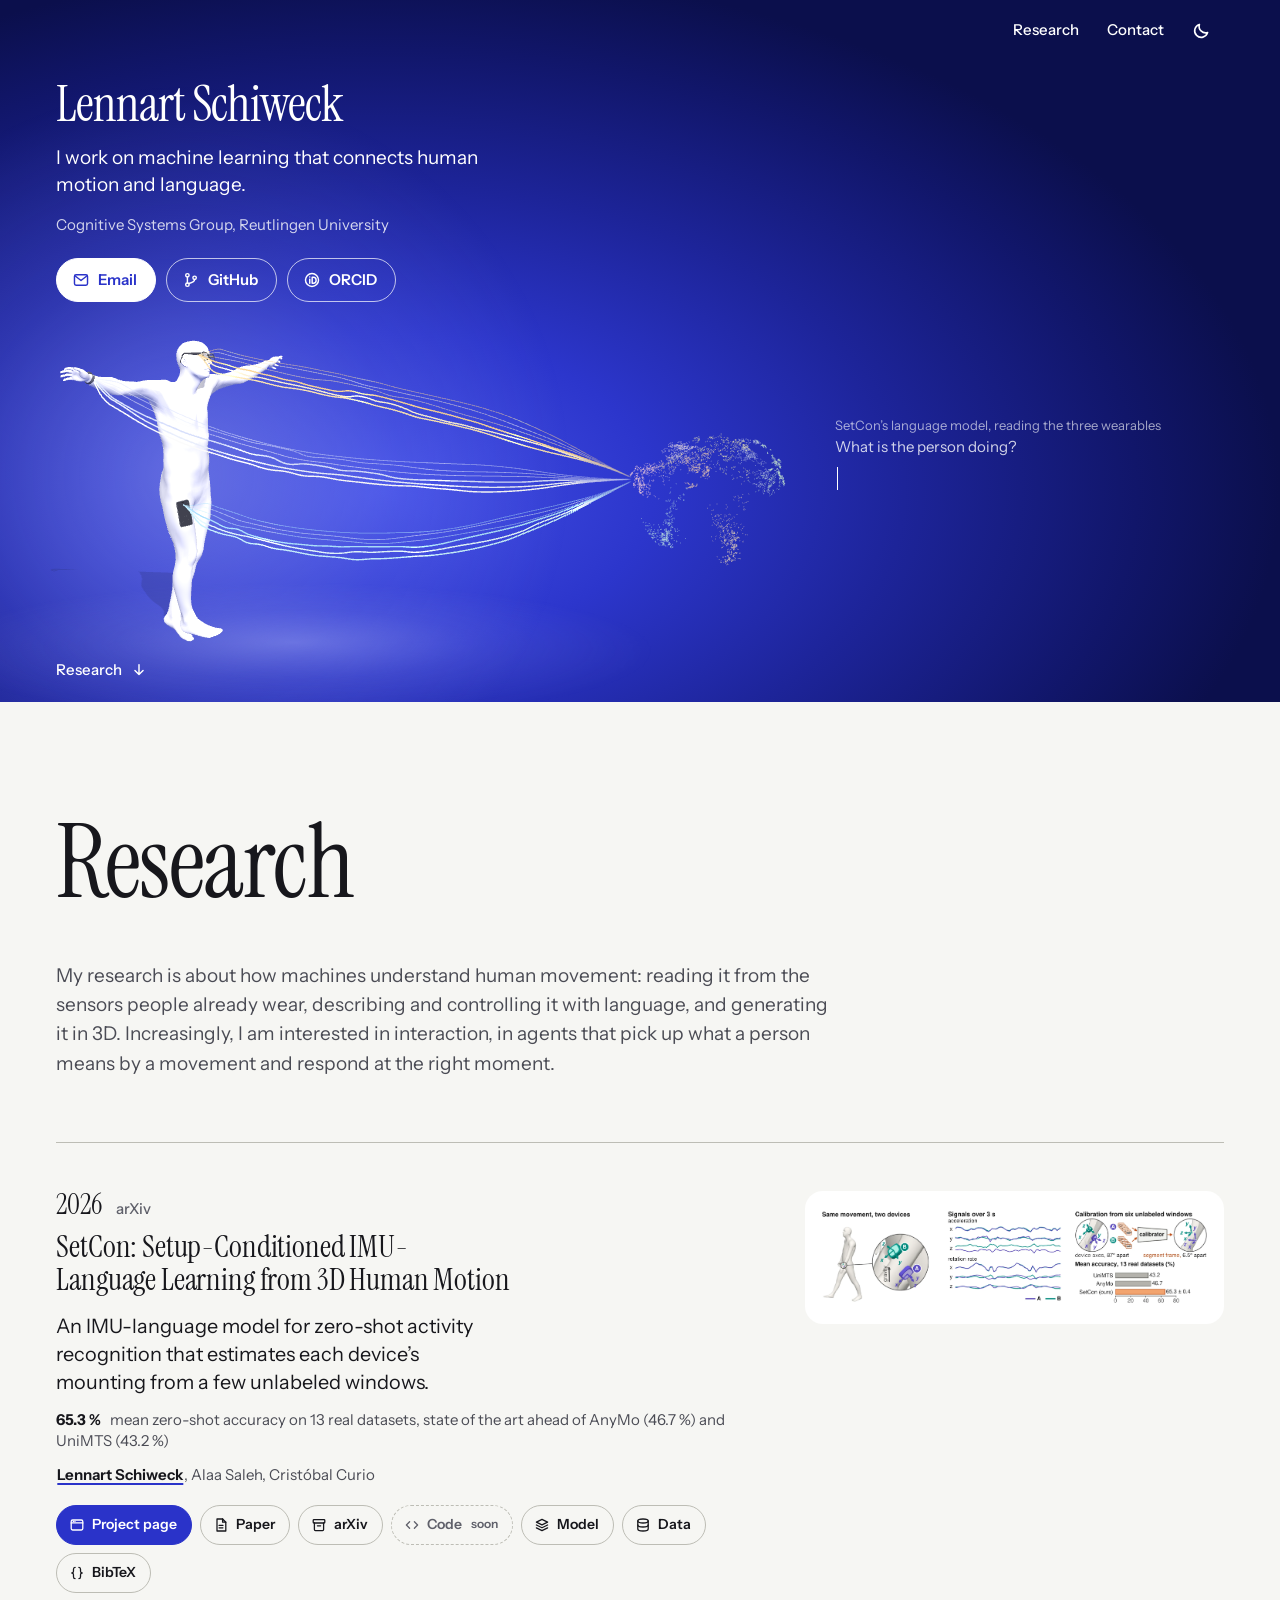
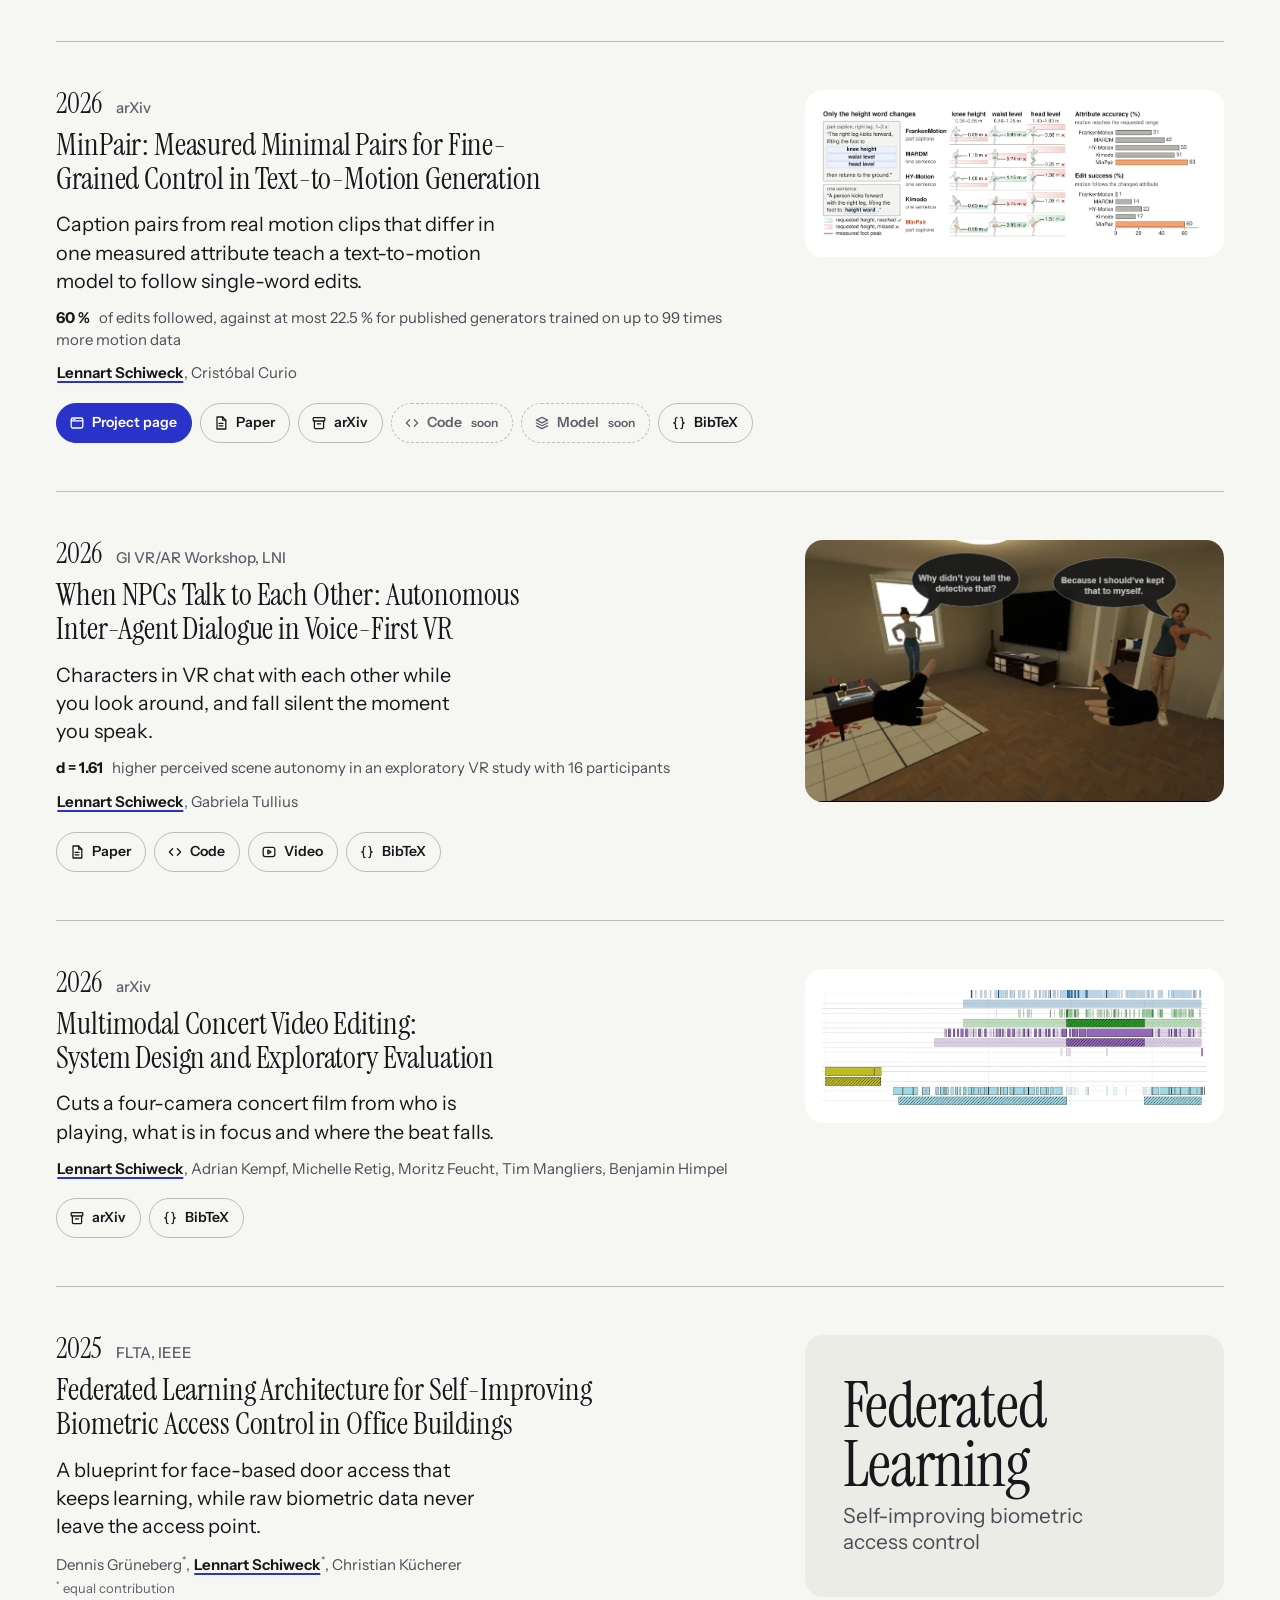
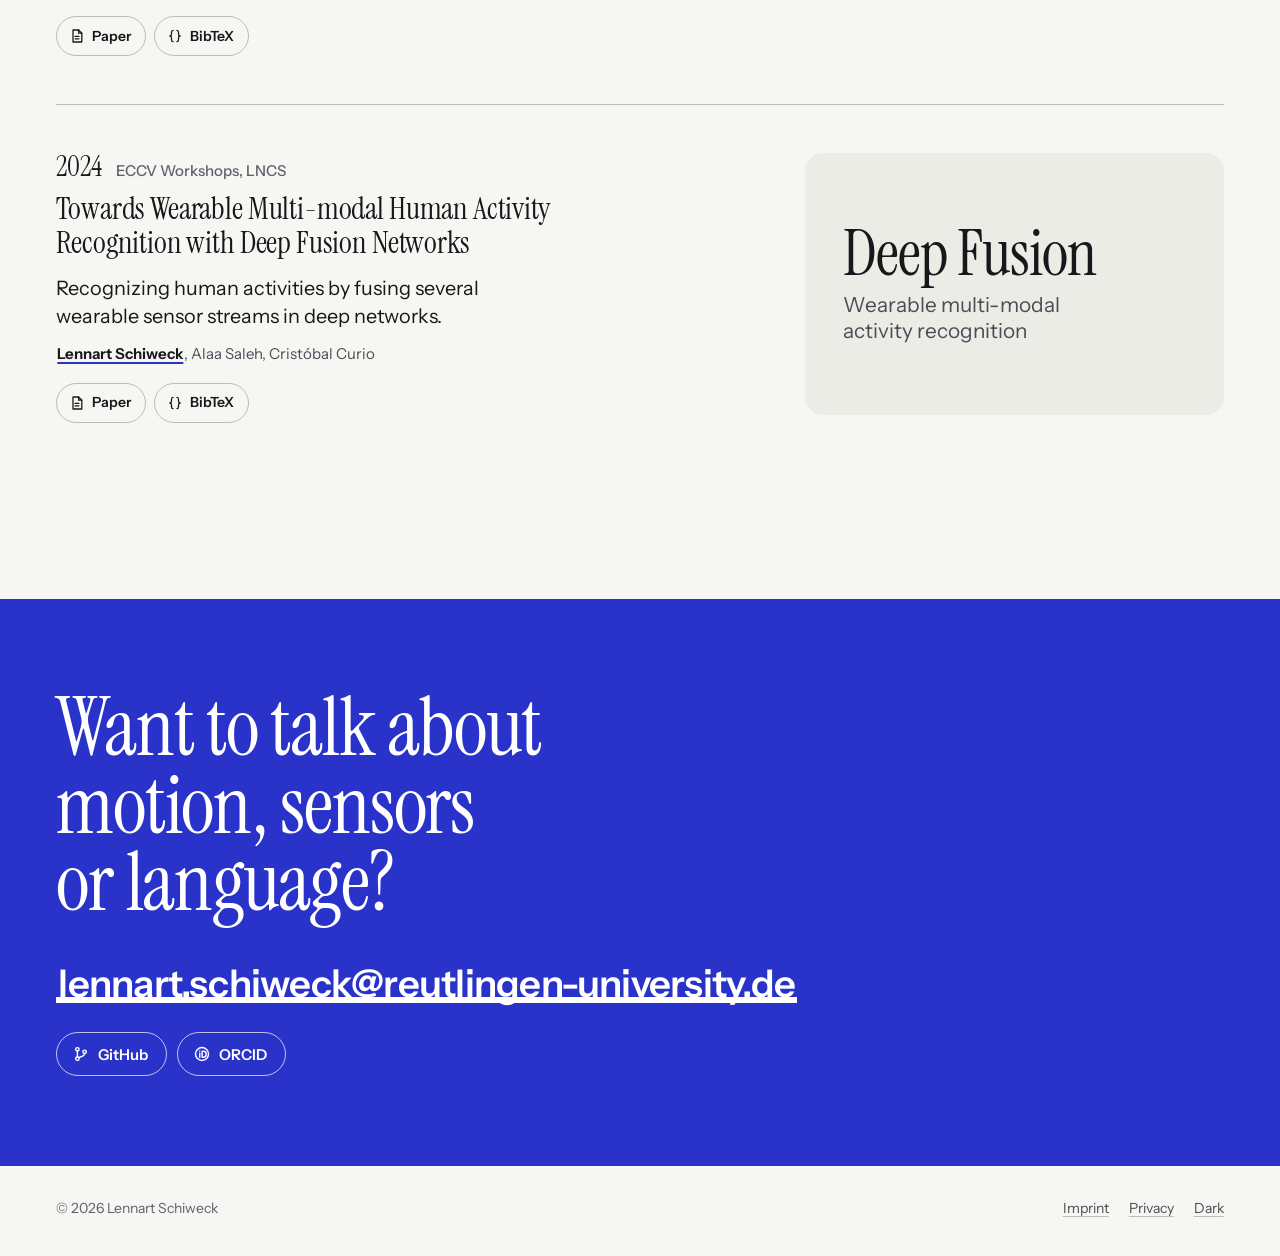
<file: index.html>
<!doctype html>
<html lang="en" data-v="b" data-h="1" data-photo="none">
<head>
<meta charset="utf-8">
<meta name="viewport" content="width=device-width, initial-scale=1, viewport-fit=cover">
<title>Lennart Schiweck</title>
<meta name="description" content="Lennart Schiweck works on machine learning that connects human motion and language. Cognitive Systems Group, Reutlingen University.">
<meta name="author" content="Lennart Schiweck">
<meta name="color-scheme" content="light dark">
<meta name="theme-color" content="#f6f6f3" media="(prefers-color-scheme: light)">
<meta name="theme-color" content="#121317" media="(prefers-color-scheme: dark)">
<!-- link preview: pageUrl in config.js makes these absolute in the browser; crawlers read these lines as they are -->
<meta property="og:type" content="profile">
<meta property="og:title" content="Lennart Schiweck">
<meta property="og:description" content="I work on machine learning that connects human motion and language.">
<meta property="og:url" content="https://lschiweck.github.io/">
<meta property="og:image" content="https://lschiweck.github.io/assets/img/og-home-v2.png">
<meta property="og:image:width" content="1200">
<meta property="og:image:height" content="630">
<meta property="og:image:alt" content="Lennart Schiweck, Cognitive Systems Group, Reutlingen University, with a body whose wearable signals flow into SetCon">
<meta name="twitter:card" content="summary_large_image">
<meta name="twitter:image" content="https://lschiweck.github.io/assets/img/og-home-v2.png">
<link rel="icon" href="assets/img/favicon.svg" type="image/svg+xml">
<link rel="icon" href="assets/img/favicon-32.png" sizes="32x32" type="image/png">
<link rel="apple-touch-icon" href="assets/img/apple-touch-icon-180.png">
<script src="config.js"></script>
<!-- before the first paint: the variant (config.js home.variant, preview: ?v=a / ?v=b1 / ?v=b2 / ?v=b3), the picture (config.js home.photo,
     preview: ?photo=none / ?photo=placeholder), the remembered theme -->
<script>(function () { var r = document.documentElement, c = (window.SITE_CONFIG || {}).home || {}, q = {};
  try { q = Object.fromEntries(new URLSearchParams(location.search)); } catch (e) {}
  var want = /^(a|b[1-4]?)$/.test(q.v || "") ? q.v : (/^(a|b[1-4]?)$/.test(c.variant || "") ? c.variant : "b4");
  r.dataset.v = want.charAt(0); r.dataset.h = want.length > 1 ? want.charAt(1) : "1";
  var p = typeof c.photo === "string" ? c.photo.trim() : ""; if (q.photo === "none") p = ""; else if (q.photo === "placeholder") p = "placeholder";
  else if (q.photo && /^[\w./-]+\.(jpe?g|png|webp)$/i.test(q.photo) && q.photo.indexOf("..") < 0) p = q.photo;
  r.dataset.photo = !p ? "none" : p === "placeholder" ? "placeholder" : "image"; window.HP_PHOTO = p;
  try { var t = localStorage.getItem("ls-theme"); if (t === "dark" || t === "light") r.dataset.theme = t; } catch (e) {}
  r.classList.add("js");
  // a picture with a light and a dark file ("{t}" in data-theme-img) gets its file before it is painted
  window.HP_TI = function (img) { var d = r.dataset.theme === "dark" || (r.dataset.theme !== "light" && matchMedia("(prefers-color-scheme: dark)").matches);
    img.src = img.dataset.themeImg.replace("{t}", d ? "dark" : "light"); }; })();</script>
<link rel="preload" href="assets/fonts/InstrumentSans-var.woff2" as="font" type="font/woff2" crossorigin>
<script>(function () { if (document.documentElement.dataset.h !== "4") return;
  // the 3D head: its files start loading now, beside the page's own (three.js, the loader, the data, the first scene)
  if (!matchMedia("(prefers-reduced-motion: reduce)").matches) [["assets/vendor/three.min.js", "script"], ["assets/vendor/GLTFLoader.js", "script"], ["assets/media/hero3d_devices.json", "fetch"], ["assets/scenes/dance.glb", "fetch"]].forEach(function (f) {
    var l = document.createElement("link"); l.rel = "preload"; l.href = f[0]; l.as = f[1]; if (f[1] === "fetch") l.crossOrigin = "anonymous"; document.head.appendChild(l); });
  document.addEventListener("DOMContentLoaded", function () {
  var i = document.querySelector(".h3-poster"); if (!i) return; var ph = innerWidth < 900, rm = matchMedia("(prefers-reduced-motion: reduce)").matches;
  var u = rm ? (ph ? i.dataset.phoneStill : i.dataset.still) : (ph ? i.dataset.phoneImg : null); if (u) i.src = u; }); })();</script>
<link rel="preload" href="assets/fonts/InstrumentSerif-Regular.woff2" as="font" type="font/woff2" crossorigin>
<link rel="stylesheet" href="assets/home.css">
</head>
<body>
<a class="skip" href="#research">Skip to research</a>

<!-- ============================================================ the slim bar: the name once the head has scrolled away -->
<header class="bar" id="bar">
  <a class="bar-name" href="#top">Lennart Schiweck</a>
  <nav class="bar-nav" aria-label="Sections">
    <a href="#research">Research</a>
    <a href="#contact">Contact</a>
    <button class="theme-btn" type="button" data-theme-toggle aria-label="Switch between light and dark">
      <svg class="i-moon" viewBox="0 0 20 20" aria-hidden="true"><path d="M15.6 12.6A6.6 6.6 0 0 1 7.4 4.4a6.6 6.6 0 1 0 8.2 8.2z" fill="none" stroke="currentColor" stroke-width="1.6" stroke-linejoin="round"/></svg>
      <svg class="i-sun" viewBox="0 0 20 20" aria-hidden="true"><circle cx="10" cy="10" r="3.4" fill="none" stroke="currentColor" stroke-width="1.6"/><path d="M10 2.2v1.9M10 15.9v1.9M2.2 10h1.9M15.9 10h1.9M4.5 4.5l1.3 1.3M14.2 14.2l1.3 1.3M4.5 15.5l1.3-1.3M14.2 5.8l1.3-1.3" stroke="currentColor" stroke-width="1.6" stroke-linecap="round"/></svg>
    </button>
  </nav>
</header>

<main id="top">

<!-- ============================================================ variant A: the head on paper, beside a body you can steer -->
<section class="ha only-a" aria-labelledby="ha-name">
  <div class="ha-text">
    <h1 class="ha-name" id="ha-name"><span class="ha-w1">Lennart</span><span class="photo ha-photo" data-photo-slot aria-hidden="true"><span class="photo-ini">LS</span></span><span class="sr">&#32;</span><span class="ha-w2">Schiwec<span class="kk">k</span></span></h1>
    <p class="intro">I work on machine learning that connects human motion and language.</p>
    <p class="affil"><span data-role></span>Cognitive Systems Group, Reutlingen University</p>
    <nav class="links" aria-label="Contact and profiles" data-links><a class="lk" href="https://github.com/lschiweck" rel="noopener"><svg viewBox="0 0 20 20" aria-hidden="true"><circle cx="6" cy="4.8" r="1.9"/><circle cx="6" cy="15.2" r="1.9"/><circle cx="14" cy="7.6" r="1.9"/><path d="M6 6.7v6.6M14 9.5c0 2.8-2.4 3.5-6.3 4.3"/></svg><span>GitHub</span></a><a class="lk" href="https://orcid.org/0009-0007-9337-7104" rel="noopener"><svg viewBox="0 0 20 20" aria-hidden="true"><circle cx="10" cy="10" r="7.25"/><path d="M7.5 9v4.6M7.5 6.6v.1M10.2 13.6V6.9h1.4c1.9 0 3 1.4 3 3.35s-1.1 3.35-3 3.35z"/></svg><span>ORCID</span></a></nav>
  </div>

  <!-- the kick: three motions MinPair generated from one sentence, one word apart; the word below picks the motion -->
  <figure class="toy" data-toy data-autoplay="1">
    <div class="toy-stage" data-toy-stage>
      <img class="toy-poster" data-toy-poster="head" data-theme-img="assets/media/kick_head.{t}.webp" src="assets/media/kick_head.light.webp" width="1008" height="1092" alt="" decoding="async"><script>HP_TI(document.currentScript.previousElementSibling)</script>
    </div>
    <figcaption class="toy-cap">
      <p class="toy-sent">“The right leg lifts forward from the ground to <span class="toy-slot" data-toy-slot>head</span> level in a high kick.”</p>
      <div class="toy-pick" role="radiogroup" aria-label="Kick height: change the word">
        <button type="button" role="radio" aria-checked="false" data-w="knee">knee</button>
        <button type="button" role="radio" aria-checked="false" data-w="waist">waist</button>
        <button type="button" role="radio" aria-checked="true" data-w="head">head</button>
      </div>
      <p class="toy-note">Pick a word. <a href="minpair/" data-link="minpair.page">MinPair</a> generated each motion from the sentence.</p>
    </figcaption>
  </figure>
</section>

<!-- ============================================================ variant B: the head on the cobalt field. Three heads (html[data-h],
     preview ?v=b1 / b2 / b3), one text block:
     b1  the name first; a small dancer whose watch draws a short trail of its own path
     b2  the watch's signals: three strands leave the watch on the dancer's wrist and run across the field
     b3  three bodies kick at once, from one sentence with one word changed (MinPair)
     Every mark on the watch is drawn into the film itself, at the watch's projected position in that frame. -->
<section class="hb only-b" aria-labelledby="hb-name">
  <div class="hb-field">
    <div class="film hbf hbf1 only-h1" data-film data-src="hero_b1" data-hi="1100">
      <img src="assets/media/hero_b1.webp" width="1100" height="800" alt="" decoding="async">
    </div>
    <div class="film hbf hbf2 only-h2" data-film data-src="hero_b2" data-hi="1400" data-phone="hero_b2p">
      <img src="assets/media/hero_b2.webp" width="2048" height="1280" alt="" decoding="async" data-phone-img="assets/media/hero_b2p.webp">
      <i class="hb-reveal" aria-hidden="true"></i>
    </div>
    <div class="film hbf hbf3 only-h3" data-film data-src="hero_b3" data-hi="900" data-start="0.6">
      <img src="assets/media/hero_b3.webp" width="1644" height="792" alt="" decoding="async">
    </div>
    <!-- b4 (assets/hero3d.js): under the name, a body dances, wearing a watch, AI glasses and a phone on its right side; from
         each device its simulated acceleration runs as a curve into the model (a 4D simplex), which writes the real answer of
         SetCon's language model for this window, token by token. The still is the scene's first picture (and, with reduced
         motion, its settled picture); the answer is real text -->
    <div class="h3 only-h4" data-hero3d>
      <div class="h3-stage" data-h3-stage>
        <i class="h3-glow" aria-hidden="true"></i>
        <img class="h3-poster" src="assets/media/hero3d_start.webp" data-phone-img="assets/media/hero3d_start_p.webp" data-still="assets/media/hero3d_still.webp" data-phone-still="assets/media/hero3d_still_p.webp" alt="" decoding="async">
      </div>
      <div class="h3-out" data-h3-out aria-live="off"><p class="h3-l">SetCon’s language model, reading the three wearables</p><p class="h3-q" data-h3-q></p><p class="h3-a"><span data-h3-a></span><i class="h3-cur" aria-hidden="true"></i></p></div>
    </div>
    <div class="hb-text">
      <h1 class="hb-name" id="hb-name"><span class="hb-w1">Lennart</span><span class="photo hb-photo" data-photo-slot aria-hidden="true"><span class="photo-ini">LS</span></span><span class="sr">&#32;</span><span class="hb-w2">Schiweck</span></h1>
      <p class="intro">I work on machine learning that connects human motion and language.</p>
      <p class="affil"><span data-role></span>Cognitive Systems Group, Reutlingen University</p>
      <nav class="links links-light" aria-label="Contact and profiles" data-links><a class="lk" href="https://github.com/lschiweck" rel="noopener"><svg viewBox="0 0 20 20" aria-hidden="true"><circle cx="6" cy="4.8" r="1.9"/><circle cx="6" cy="15.2" r="1.9"/><circle cx="14" cy="7.6" r="1.9"/><path d="M6 6.7v6.6M14 9.5c0 2.8-2.4 3.5-6.3 4.3"/></svg><span>GitHub</span></a><a class="lk" href="https://orcid.org/0009-0007-9337-7104" rel="noopener"><svg viewBox="0 0 20 20" aria-hidden="true"><circle cx="10" cy="10" r="7.25"/><path d="M7.5 9v4.6M7.5 6.6v.1M10.2 13.6V6.9h1.4c1.9 0 3 1.4 3 3.35s-1.1 3.35-3 3.35z"/></svg><span>ORCID</span></a></nav>
    </div>
    <a class="hb-more only-h4" href="#research"><span>Research</span><svg viewBox="0 0 20 20" aria-hidden="true"><path d="M10 4v11M5.5 10.5 10 15l4.5-4.5"/></svg></a>
    <p class="hb-cap hb-cap2 only-h2"><i aria-hidden="true"></i><i aria-hidden="true"></i><i aria-hidden="true"></i>The watch on the dancer’s wrist, as it measures the dance</p>
    <p class="hb-cap hb-cap3 only-h3"><span class="sr">One sentence, three words: the right leg lifts forward to </span><b>knee</b><b>waist</b><b>head</b><span class="sr"> level in a high kick.</span></p>
  </div>
</section>

<!-- ============================================================ research, newest first -->
<section class="research" id="research" aria-labelledby="research-h">
  <h2 class="sec-h" id="research-h">Research</h2>
  <p class="about">My research is about how machines understand human movement: reading it from the sensors people already wear, describing and controlling it with language, and generating it in 3D. Increasingly, I am interested in interaction, in agents that pick up what a person means by a movement and respond at the right moment.</p>

  <div class="pj-more">

  <!-- ------------------------------------------------ SetCon (arXiv 2026); figure: the paper's Fig. 1 -->
  <article class="pj" id="setcon" data-pub="setcon">
    <div class="pj-media pj-plate"><a class="pj-zoom" href="assets/media/setcon_fig1.webp" aria-label="Figure 1 of SetCon, full size"><img src="assets/media/setcon_fig1.webp" width="1994" height="491" alt="Figure 1 of the SetCon paper: two virtual devices on one forearm record the same walk differently; after SetCon's calibration their axes agree in the forearm's frame; bars of mean accuracy on 13 real datasets for UniMTS, AnyMo and SetCon" loading="lazy" decoding="async"></a></div>
    <div class="pj-body">
      <p class="pj-meta"><span class="pj-year">2026</span><span class="pj-venue">arXiv</span></p>
      <h3 class="pj-t"><a href="setcon/" data-link="setcon.title">SetCon: Setup-Conditioned IMU-Language Learning from 3D Human Motion</a></h3>
      <p class="pj-line">An IMU-language model for zero-shot activity recognition that estimates each device’s mounting from a few unlabeled windows.</p>
      <p class="pj-fact-s"><b>65.3&#8201;%</b> mean zero-shot accuracy on 13 real datasets, state of the art ahead of AnyMo (46.7&#8201;%) and UniMTS (43.2&#8201;%)</p>
      <p class="pj-auth"><span class="me">Lennart Schiweck</span>, Alaa Saleh, Cristóbal Curio</p>
      <nav class="btns" aria-label="SetCon: project page, paper, code and data">
        <a class="btn btn-main" href="setcon/" data-link="setcon.page"><svg viewBox="0 0 20 20" aria-hidden="true"><rect x="2.75" y="3.75" width="14.5" height="12.5" rx="1.75"/><path d="M2.75 7.4h14.5M5.4 5.6h.1M7.4 5.6h.1"/></svg><span>Project page</span></a>
        <a class="btn" href="setcon/paper/setcon.pdf" data-link="setcon.paper"><svg viewBox="0 0 20 20" aria-hidden="true"><path d="M5 2.5h7l4 4v11H5z"/><path d="M12 2.5v4h4"/><path d="M7.6 10.5h4.8M7.6 13.5h4.8"/></svg><span>Paper</span></a>
        <a class="btn" data-link="setcon.arxiv" hidden><svg viewBox="0 0 20 20" aria-hidden="true"><rect x="2.75" y="3.25" width="14.5" height="4.25" rx="1"/><path d="M4.25 7.5v8.25c0 .7.55 1.25 1.25 1.25h9c.7 0 1.25-.55 1.25-1.25V7.5"/><path d="M8 11h4"/></svg><span>arXiv</span></a>
        <a class="btn" data-link="setcon.code" data-soon><svg viewBox="0 0 20 20" aria-hidden="true"><path d="M7 6l-4 4 4 4M13 6l4 4-4 4"/></svg><span>Code</span><em>soon</em></a>
        <a class="btn" data-link="setcon.model" data-soon><svg viewBox="0 0 20 20" aria-hidden="true"><path d="M10 3l7 3.4-7 3.4-7-3.4z"/><path d="M3 10l7 3.4 7-3.4M3 13.6L10 17l7-3.4"/></svg><span>Model</span><em>soon</em></a>
        <a class="btn" data-link="setcon.data" data-soon><svg viewBox="0 0 20 20" aria-hidden="true"><ellipse cx="10" cy="5" rx="6.5" ry="2.5"/><path d="M3.5 5v10c0 1.4 2.9 2.5 6.5 2.5s6.5-1.1 6.5-2.5V5"/><path d="M3.5 10c0 1.4 2.9 2.5 6.5 2.5s6.5-1.1 6.5-2.5"/></svg><span>Data</span><em>soon</em></a>
        <a class="btn" href="#bib-setcon" data-bib aria-controls="bib-setcon" aria-expanded="false"><svg viewBox="0 0 20 20" aria-hidden="true"><path d="M7.6 3C5.8 3 5.6 4 5.6 5.4v2.4c0 1.2-.6 2.2-2.1 2.2 1.5 0 2.1 1 2.1 2.2v2.4c0 1.4.2 2.4 2 2.4"/><path d="M12.4 3c1.8 0 2 1 2 2.4v2.4c0 1.2.6 2.2 2.1 2.2-1.5 0-2.1 1-2.1 2.2v2.4c0 1.4-.2 2.4-2 2.4"/></svg><span>BibTeX</span></a>
      </nav>
      <div class="bib" id="bib-setcon" role="region" aria-label="SetCon citation"><pre id="bibtex-setcon" data-arxiv="setcon">@misc{schiweck2026setcon,
  title  = {{SetCon}: Setup-Conditioned {IMU}-Language Learning from {3D} Human Motion},
  author = {Schiweck, Lennart and Saleh, Alaa and Curio, Crist\'{o}bal},
  year   = {2026}
}</pre><button type="button" class="copy" data-copy="bibtex-setcon">Copy</button></div>
    </div>
  </article>

  <!-- ------------------------------------------------ MinPair (arXiv 2026); figure: the paper's teaser -->
  <article class="pj" id="minpair" data-pub="minpair">
    <div class="pj-media pj-plate"><a class="pj-zoom" href="assets/media/minpair_fig1.webp" aria-label="Figure 1 of MinPair, full size"><img src="assets/media/minpair_fig1.webp" width="2030" height="685" alt="Figure 1 of the MinPair paper: kick requests that differ only in the height word, knee, waist or head, generated by FrankenMotion, MARDM, HY-Motion, Kimodo and MinPair, with the measured foot peak; bars of attribute accuracy and edit success" loading="lazy" decoding="async"></a></div>
    <div class="pj-body">
      <p class="pj-meta"><span class="pj-year">2026</span><span class="pj-venue">arXiv</span></p>
      <h3 class="pj-t"><a href="minpair/" data-link="minpair.title">MinPair: Measured Minimal Pairs for Fine-Grained Control in Text-to-Motion Generation</a></h3>
      <p class="pj-line">Caption pairs from real motion clips that differ in one measured attribute teach a text-to-motion model to follow single-word edits.</p>
      <p class="pj-fact-s"><b>60&#8201;%</b> of edits followed, against at most 22.5&#8201;% for published generators trained on up to 99 times more motion data</p>
      <p class="pj-auth"><span class="me">Lennart Schiweck</span>, Cristóbal Curio</p>
      <nav class="btns" aria-label="MinPair: project page, paper, code and data">
        <a class="btn btn-main" href="minpair/" data-link="minpair.page"><svg viewBox="0 0 20 20" aria-hidden="true"><rect x="2.75" y="3.75" width="14.5" height="12.5" rx="1.75"/><path d="M2.75 7.4h14.5M5.4 5.6h.1M7.4 5.6h.1"/></svg><span>Project page</span></a>
        <a class="btn" href="minpair/paper/minpair.pdf" data-link="minpair.paper"><svg viewBox="0 0 20 20" aria-hidden="true"><path d="M5 2.5h7l4 4v11H5z"/><path d="M12 2.5v4h4"/><path d="M7.6 10.5h4.8M7.6 13.5h4.8"/></svg><span>Paper</span></a>
        <a class="btn" data-link="minpair.arxiv" hidden><svg viewBox="0 0 20 20" aria-hidden="true"><rect x="2.75" y="3.25" width="14.5" height="4.25" rx="1"/><path d="M4.25 7.5v8.25c0 .7.55 1.25 1.25 1.25h9c.7 0 1.25-.55 1.25-1.25V7.5"/><path d="M8 11h4"/></svg><span>arXiv</span></a>
        <a class="btn" data-link="minpair.code" data-soon><svg viewBox="0 0 20 20" aria-hidden="true"><path d="M7 6l-4 4 4 4M13 6l4 4-4 4"/></svg><span>Code</span><em>soon</em></a>
        <a class="btn" data-link="minpair.model" data-soon><svg viewBox="0 0 20 20" aria-hidden="true"><path d="M10 3l7 3.4-7 3.4-7-3.4z"/><path d="M3 10l7 3.4 7-3.4M3 13.6L10 17l7-3.4"/></svg><span>Model</span><em>soon</em></a>
        <a class="btn" href="#bib-minpair" data-bib aria-controls="bib-minpair" aria-expanded="false"><svg viewBox="0 0 20 20" aria-hidden="true"><path d="M7.6 3C5.8 3 5.6 4 5.6 5.4v2.4c0 1.2-.6 2.2-2.1 2.2 1.5 0 2.1 1 2.1 2.2v2.4c0 1.4.2 2.4 2 2.4"/><path d="M12.4 3c1.8 0 2 1 2 2.4v2.4c0 1.2.6 2.2 2.1 2.2-1.5 0-2.1 1-2.1 2.2v2.4c0 1.4-.2 2.4-2 2.4"/></svg><span>BibTeX</span></a>
      </nav>
      <div class="bib" id="bib-minpair" role="region" aria-label="MinPair citation"><pre id="bibtex-minpair" data-arxiv="minpair">@misc{schiweck2026minpair,
  title  = {{MinPair}: Measured Minimal Pairs for Fine-Grained Control in Text-to-Motion Generation},
  author = {Schiweck, Lennart and Curio, Crist\'{o}bal},
  year   = {2026}
}</pre><button type="button" class="copy" data-copy="bibtex-minpair">Copy</button></div>
    </div>
  </article>


  <!-- ------------------------------------------------ NPCs (GI VR/AR Workshop 2026, LNI, doi:10.18420/givrar2026_12) -->
  <article class="pj" id="npc" data-pub="npc">
    <div class="pj-media pj-img"><a class="pj-zoom" href="assets/media/npc_fig1.webp" aria-label="Figure of the NPC paper, full size"><img src="assets/media/npc_fig1.webp" width="920" height="545" alt="Inside the VR apartment of the study: two characters talk to each other in speech bubbles while the player looks on" loading="lazy" decoding="async"></a></div>
    <div class="pj-body">
      <p class="pj-meta"><span class="pj-year">2026</span><span class="pj-venue">GI VR/AR Workshop, LNI</span></p>
      <h3 class="pj-t"><a href="https://github.com/lschiweck/LLM-NPC-Agents" data-link="npc.title" target="_blank" rel="noopener">When NPCs Talk to Each Other: Autonomous Inter-Agent Dialogue in Voice-First VR</a></h3>
      <p class="pj-line">Characters in VR chat with each other while you look around, and fall silent the moment you speak.</p>
      <p class="pj-fact-s"><b>d&#8201;=&#8201;1.61</b> higher perceived scene autonomy in an exploratory VR study with 16 participants</p>
      <p class="pj-auth"><span class="me">Lennart Schiweck</span>, Gabriela Tullius</p>
      <nav class="btns" aria-label="When NPCs Talk to Each Other: paper, code, video">
        <a class="btn" data-link="npc.paper" hidden><svg viewBox="0 0 20 20" aria-hidden="true"><path d="M5 2.5h7l4 4v11H5z"/><path d="M12 2.5v4h4"/><path d="M7.6 10.5h4.8M7.6 13.5h4.8"/></svg><span>Paper</span></a>
        <a class="btn" href="https://github.com/lschiweck/LLM-NPC-Agents" data-link="npc.code"><svg viewBox="0 0 20 20" aria-hidden="true"><path d="M7 6l-4 4 4 4M13 6l4 4-4 4"/></svg><span>Code</span></a>
        <a class="btn" href="https://youtu.be/Z-WZ-Prl8bI" data-link="npc.video"><svg viewBox="0 0 20 20" aria-hidden="true"><rect x="2.75" y="4.25" width="14.5" height="11.5" rx="2.5"/><path d="M8.6 7.6v4.8l4-2.4z"/></svg><span>Video</span></a>
        <a class="btn" href="#bib-npc" data-bib aria-controls="bib-npc" aria-expanded="false"><svg viewBox="0 0 20 20" aria-hidden="true"><path d="M7.6 3C5.8 3 5.6 4 5.6 5.4v2.4c0 1.2-.6 2.2-2.1 2.2 1.5 0 2.1 1 2.1 2.2v2.4c0 1.4.2 2.4 2 2.4"/><path d="M12.4 3c1.8 0 2 1 2 2.4v2.4c0 1.2.6 2.2 2.1 2.2-1.5 0-2.1 1-2.1 2.2v2.4c0 1.4-.2 2.4-2 2.4"/></svg><span>BibTeX</span></a>
      </nav>
      <div class="bib" id="bib-npc" role="region" aria-label="Citation of When NPCs Talk to Each Other"><pre id="bibtex-npc">@inproceedings{schiweck2026npcs,
  title     = {When {NPCs} Talk to Each Other: Autonomous Inter-Agent Dialogue in Voice-First {VR}},
  author    = {Schiweck, Lennart and Tullius, Gabriela},
  booktitle = {VR/AR 2026: GI Workshop on Virtual and Augmented Reality},
  editor    = {D{\"o}rner, R. and Weier, M. and Grimm, P. and Horst, R. and Koelle, M. and Schwanecke, U.},
  series    = {Lecture Notes in Informatics (LNI)},
  publisher = {Gesellschaft f{\"u}r Informatik},
  address   = {Bonn},
  pages     = {147--161},
  year      = {2026},
  doi       = {10.18420/givrar2026_12}
}</pre><button type="button" class="copy" data-copy="bibtex-npc">Copy</button></div>
    </div>
  </article>

  <!-- ------------------------------------------------ Concert video editing (arXiv:2610.35816, CC BY 4.0) -->
  <article class="pj" id="concert" data-pub="concert">
    <div class="pj-media pj-plate"><a class="pj-zoom" href="assets/media/concert_figB1.webp" aria-label="Figure of the concert paper, full size"><img src="assets/media/concert_figB1.webp" width="1400" height="426" alt="Instrument activity over a concert recording: bars for bass, drums, guitar, piano, speech and trombone over time, as detected from the audio and as annotated" loading="lazy" decoding="async"></a></div>
    <div class="pj-body">
      <p class="pj-meta"><span class="pj-year">2026</span><span class="pj-venue">arXiv</span></p>
      <h3 class="pj-t"><a href="https://arxiv.org/abs/2610.35816" data-link="concert.title" target="_blank" rel="noopener">Multimodal Concert Video Editing: System Design and Exploratory Evaluation</a></h3>
      <p class="pj-line">Cuts a four-camera concert film from who is playing, what is in focus and where the beat falls.</p>
      <p class="pj-auth"><span class="me">Lennart Schiweck</span>, Adrian Kempf, Michelle Retig, Moritz Feucht, Tim Mangliers, Benjamin Himpel</p>
      <nav class="btns" aria-label="Multimodal Concert Video Editing: paper">
        <a class="btn" data-link="concert.arxiv" href="https://arxiv.org/abs/2610.35816"><svg viewBox="0 0 20 20" aria-hidden="true"><rect x="2.75" y="3.25" width="14.5" height="4.25" rx="1"/><path d="M4.25 7.5v8.25c0 .7.55 1.25 1.25 1.25h9c.7 0 1.25-.55 1.25-1.25V7.5"/><path d="M8 11h4"/></svg><span>arXiv</span></a>
        <a class="btn" href="#bib-concert" data-bib aria-controls="bib-concert" aria-expanded="false"><svg viewBox="0 0 20 20" aria-hidden="true"><path d="M7.6 3C5.8 3 5.6 4 5.6 5.4v2.4c0 1.2-.6 2.2-2.1 2.2 1.5 0 2.1 1 2.1 2.2v2.4c0 1.4.2 2.4 2 2.4"/><path d="M12.4 3c1.8 0 2 1 2 2.4v2.4c0 1.2.6 2.2 2.1 2.2-1.5 0-2.1 1-2.1 2.2v2.4c0 1.4-.2 2.4-2 2.4"/></svg><span>BibTeX</span></a>
      </nav>
      <div class="bib" id="bib-concert" role="region" aria-label="Citation of Multimodal Concert Video Editing"><pre id="bibtex-concert" data-arxiv="concert">@misc{schiweck2026concert,
  title  = {Multimodal Concert Video Editing: System Design and Exploratory Evaluation},
  author = {Schiweck, Lennart and Kempf, Adrian and Retig, Michelle and Feucht, Moritz and Mangliers, Tim and Himpel, Benjamin},
  year   = {2026}
}</pre><button type="button" class="copy" data-copy="bibtex-concert">Copy</button></div>
    </div>
  </article>

  <!-- ------------------------------------------------ FLTA 2025 (IEEE), joint first authors -->
  <article class="pj" id="flta" data-pub="flta">
    <div class="pj-media pj-type" aria-hidden="true"><span class="ty-a">Federated Learning</span><span class="ty-b">Self-improving biometric access control</span></div>
    <div class="pj-body">
      <p class="pj-meta"><span class="pj-year">2025</span><span class="pj-venue">FLTA, IEEE</span></p>
      <h3 class="pj-t"><a href="https://ieeexplore.ieee.org/document/11336340/" data-link="flta.title" target="_blank" rel="noopener">Federated Learning Architecture for Self-Improving Biometric Access Control in Office Buildings</a></h3>
      <p class="pj-line">A blueprint for face-based door access that keeps learning, while raw biometric data never leave the access point.</p>
      <p class="pj-auth">Dennis Grüneberg<sup>*</sup>, <span class="me">Lennart Schiweck</span><sup>*</sup>, Christian Kücherer</p>
      <p class="pj-note"><sup>*</sup> equal contribution</p>
      <nav class="btns" aria-label="Federated Learning Architecture: paper">
        <a class="btn" href="https://ieeexplore.ieee.org/document/11336340/" data-link="flta.paper"><svg viewBox="0 0 20 20" aria-hidden="true"><path d="M5 2.5h7l4 4v11H5z"/><path d="M12 2.5v4h4"/><path d="M7.6 10.5h4.8M7.6 13.5h4.8"/></svg><span>Paper</span></a>
        <a class="btn" href="#bib-flta" data-bib aria-controls="bib-flta" aria-expanded="false"><svg viewBox="0 0 20 20" aria-hidden="true"><path d="M7.6 3C5.8 3 5.6 4 5.6 5.4v2.4c0 1.2-.6 2.2-2.1 2.2 1.5 0 2.1 1 2.1 2.2v2.4c0 1.4.2 2.4 2 2.4"/><path d="M12.4 3c1.8 0 2 1 2 2.4v2.4c0 1.2.6 2.2 2.1 2.2-1.5 0-2.1 1-2.1 2.2v2.4c0 1.4-.2 2.4-2 2.4"/></svg><span>BibTeX</span></a>
      </nav>
      <div class="bib" id="bib-flta" role="region" aria-label="Citation of Federated Learning Architecture for Self-Improving Biometric Access Control"><pre id="bibtex-flta">@inproceedings{grueneberg2025federated,
  title     = {Federated Learning Architecture for Self-Improving Biometric Access Control in Office Buildings},
  author    = {Gr{\"u}neberg, Dennis and Schiweck, Lennart and K{\"u}cherer, Christian},
  booktitle = {International Conference on Federated Learning Technologies and Applications (FLTA)},
  publisher = {IEEE},
  year      = {2025},
  doi       = {10.1109/FLTA67013.2025.11336340}
}</pre><button type="button" class="copy" data-copy="bibtex-flta">Copy</button></div>
    </div>
  </article>

  <!-- ------------------------------------------------ ECCV 2024 Workshops (LNCS, pages 271-285) -->
  <article class="pj" id="eccvw" data-pub="eccvw">
    <div class="pj-media pj-type" aria-hidden="true"><span class="ty-a">Deep Fusion</span><span class="ty-b">Wearable multi-modal activity recognition</span></div>
    <div class="pj-body">
      <p class="pj-meta"><span class="pj-year">2024</span><span class="pj-venue">ECCV Workshops, LNCS</span></p>
      <h3 class="pj-t"><a href="https://doi.org/10.1007/978-3-031-92591-7_17" data-link="eccvw.title" target="_blank" rel="noopener">Towards Wearable Multi-modal Human Activity Recognition with Deep Fusion Networks</a></h3>
      <p class="pj-line">Recognizing human activities by fusing several wearable sensor streams in deep networks.</p>
      <p class="pj-auth"><span class="me">Lennart Schiweck</span>, Alaa Saleh, Cristóbal Curio</p>
      <nav class="btns" aria-label="Towards Wearable Multi-modal Human Activity Recognition: paper">
        <a class="btn" href="https://doi.org/10.1007/978-3-031-92591-7_17" data-link="eccvw.paper"><svg viewBox="0 0 20 20" aria-hidden="true"><path d="M5 2.5h7l4 4v11H5z"/><path d="M12 2.5v4h4"/><path d="M7.6 10.5h4.8M7.6 13.5h4.8"/></svg><span>Paper</span></a>
        <a class="btn" href="#bib-eccvw" data-bib aria-controls="bib-eccvw" aria-expanded="false"><svg viewBox="0 0 20 20" aria-hidden="true"><path d="M7.6 3C5.8 3 5.6 4 5.6 5.4v2.4c0 1.2-.6 2.2-2.1 2.2 1.5 0 2.1 1 2.1 2.2v2.4c0 1.4.2 2.4 2 2.4"/><path d="M12.4 3c1.8 0 2 1 2 2.4v2.4c0 1.2.6 2.2 2.1 2.2-1.5 0-2.1 1-2.1 2.2v2.4c0 1.4-.2 2.4-2 2.4"/></svg><span>BibTeX</span></a>
      </nav>
      <div class="bib" id="bib-eccvw" role="region" aria-label="Citation of Towards Wearable Multi-modal Human Activity Recognition"><pre id="bibtex-eccvw">@inproceedings{schiweck2024wearable,
  title     = {Towards Wearable Multi-modal Human Activity Recognition with Deep Fusion Networks},
  author    = {Schiweck, Lennart and Saleh, Alaa and Curio, Crist\'{o}bal},
  booktitle = {Computer Vision -- {ECCV} 2024 Workshops},
  series    = {Lecture Notes in Computer Science},
  pages     = {271--285},
  publisher = {Springer Nature Switzerland},
  year      = {2025},
  doi       = {10.1007/978-3-031-92591-7_17}
}</pre><button type="button" class="copy" data-copy="bibtex-eccvw">Copy</button></div>
    </div>
  </article>

  </div>
</section>

<!-- ============================================================ contact (the links in the navs are the copy without JavaScript;
     home.js builds them again from config.js, with Email first) -->
<section class="contact" id="contact" aria-labelledby="contact-h">
  <h2 class="contact-h" id="contact-h">Want to talk about motion, sensors or language?</h2>
  <p class="contact-mail"><a data-mail-big>lennart.schiweck [at] reutlingen-university.de</a></p>
  <nav class="links" aria-label="Profiles" data-links data-nomail><a class="lk" href="https://github.com/lschiweck" rel="noopener"><svg viewBox="0 0 20 20" aria-hidden="true"><circle cx="6" cy="4.8" r="1.9"/><circle cx="6" cy="15.2" r="1.9"/><circle cx="14" cy="7.6" r="1.9"/><path d="M6 6.7v6.6M14 9.5c0 2.8-2.4 3.5-6.3 4.3"/></svg><span>GitHub</span></a><a class="lk" href="https://orcid.org/0009-0007-9337-7104" rel="noopener"><svg viewBox="0 0 20 20" aria-hidden="true"><circle cx="10" cy="10" r="7.25"/><path d="M7.5 9v4.6M7.5 6.6v.1M10.2 13.6V6.9h1.4c1.9 0 3 1.4 3 3.35s-1.1 3.35-3 3.35z"/></svg><span>ORCID</span></a></nav>
</section>

</main>

<!-- ============================================================ footer: small; imprint and privacy open in place -->
<footer class="foot">
  <div class="foot-row">
    <p class="foot-c">© 2026 Lennart Schiweck</p>
    <p class="foot-l"><a href="#imprint" data-legal aria-controls="imprint" aria-expanded="false">Imprint</a><a href="#privacy" data-legal aria-controls="privacy" aria-expanded="false">Privacy</a><button type="button" class="foot-theme" data-theme-toggle><span class="t-dark">Dark</span><span class="t-light">Light</span></button></p>
  </div>
  <section class="legal" id="imprint" aria-label="Imprint">
    <p>Lennart Schiweck<br>Cognitive Systems Group, Reutlingen University (Hochschule Reutlingen)<br>Alteburgstraße 150, 72762 Reutlingen, Germany<span data-email-line><br><span class="legal-mail">lennart.schiweck [at] reutlingen-university.de</span></span></p>
    <p class="legal-small">Pictures and videos come from the papers and project pages. SetCon shows the Momentum Human Rig (Apache 2.0) with motion from Nymeria (Meta Reality Labs, <a href="https://creativecommons.org/licenses/by-nc/4.0/" rel="noopener license">CC BY-NC 4.0</a>), MinPair the SMPL-H body. The concert figure is Fig. B.1 of arXiv:2610.35816 (<a href="https://creativecommons.org/licenses/by/4.0/" rel="noopener license">CC BY 4.0</a>), the VR picture Fig. 1 of the GI VR/AR 2026 paper. The 3D head runs on three.js (MIT). Fonts: Instrument Sans, Instrument Serif and Bricolage Grotesque (SIL Open Font License).</p>
  </section>
  <section class="legal" id="privacy" aria-label="Privacy">
    <p>This page sets no cookies and loads no fonts or scripts from other sites; it only remembers your light or dark choice in your browser. To count page views, the page sends one request to a counter on Supabase (Supabase Inc.; project in Frankfurt, EU). The counter keeps only the number of views of each page per day, separately for browsers and automated bots; nothing is read from or stored in your browser and no data about you is kept. To answer the request, Supabase processes technical connection data such as your IP address, browser and the page you were on and keeps them in its logs, as described in its <a href="https://supabase.com/privacy" rel="noopener">privacy policy</a>. Legal basis: the legitimate interest in knowing how often the pages are viewed (Art. 6(1)(f) GDPR). It is hosted on GitHub Pages; see the <a href="https://docs.github.com/en/site-policy/privacy-policies/github-general-privacy-statement" rel="noopener">GitHub General Privacy Statement</a>. The video link of the VR paper leads to YouTube.</p>
  </section>
</footer>

<script src="assets/home.js"></script>
<script src="assets/hero3d.js"></script>
<script>/* page view counter: one request with the fixed page name; nothing is read from or stored in the browser (see Privacy) */try{fetch("https://syyacbbypqmfxfmkdsko.supabase.co/functions/v1/hit?p=/",{keepalive:true,credentials:"omit",mode:"no-cors"})}catch(e){}</script>
</body>
</html>
</file>
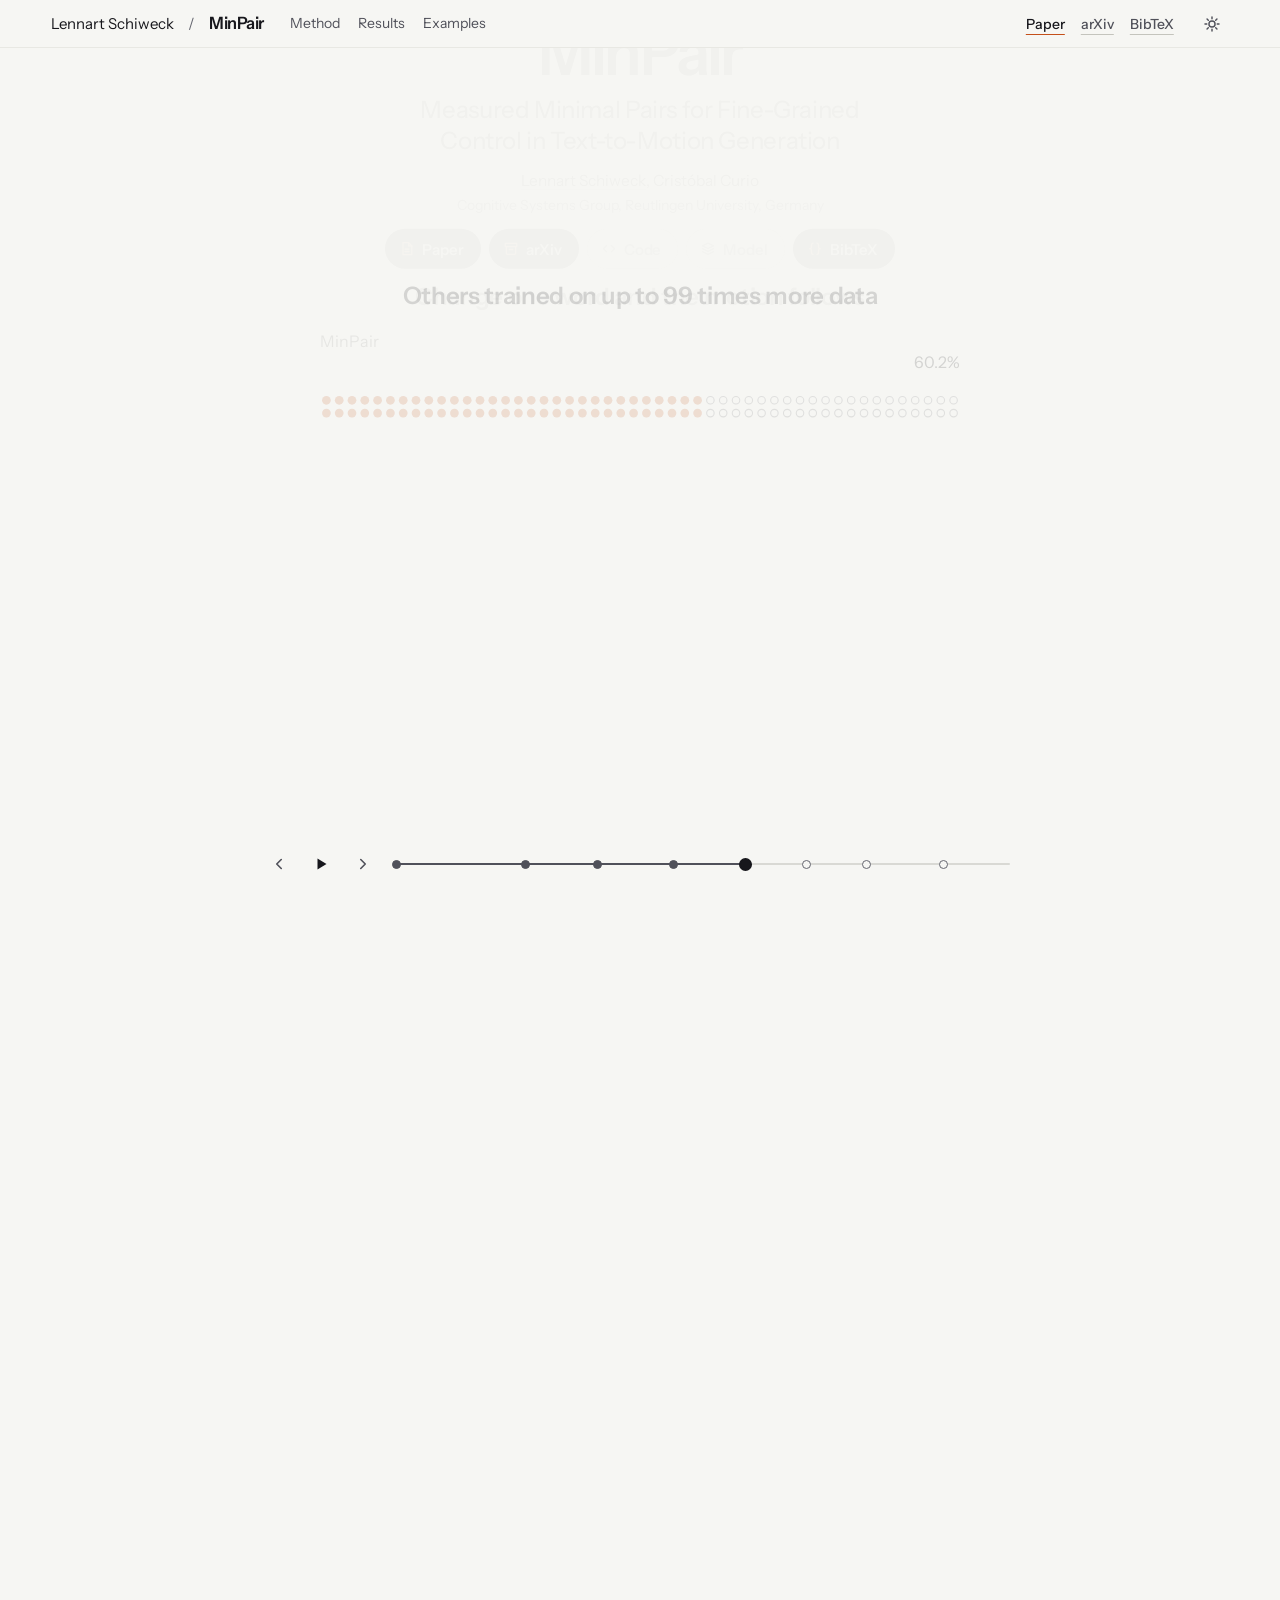
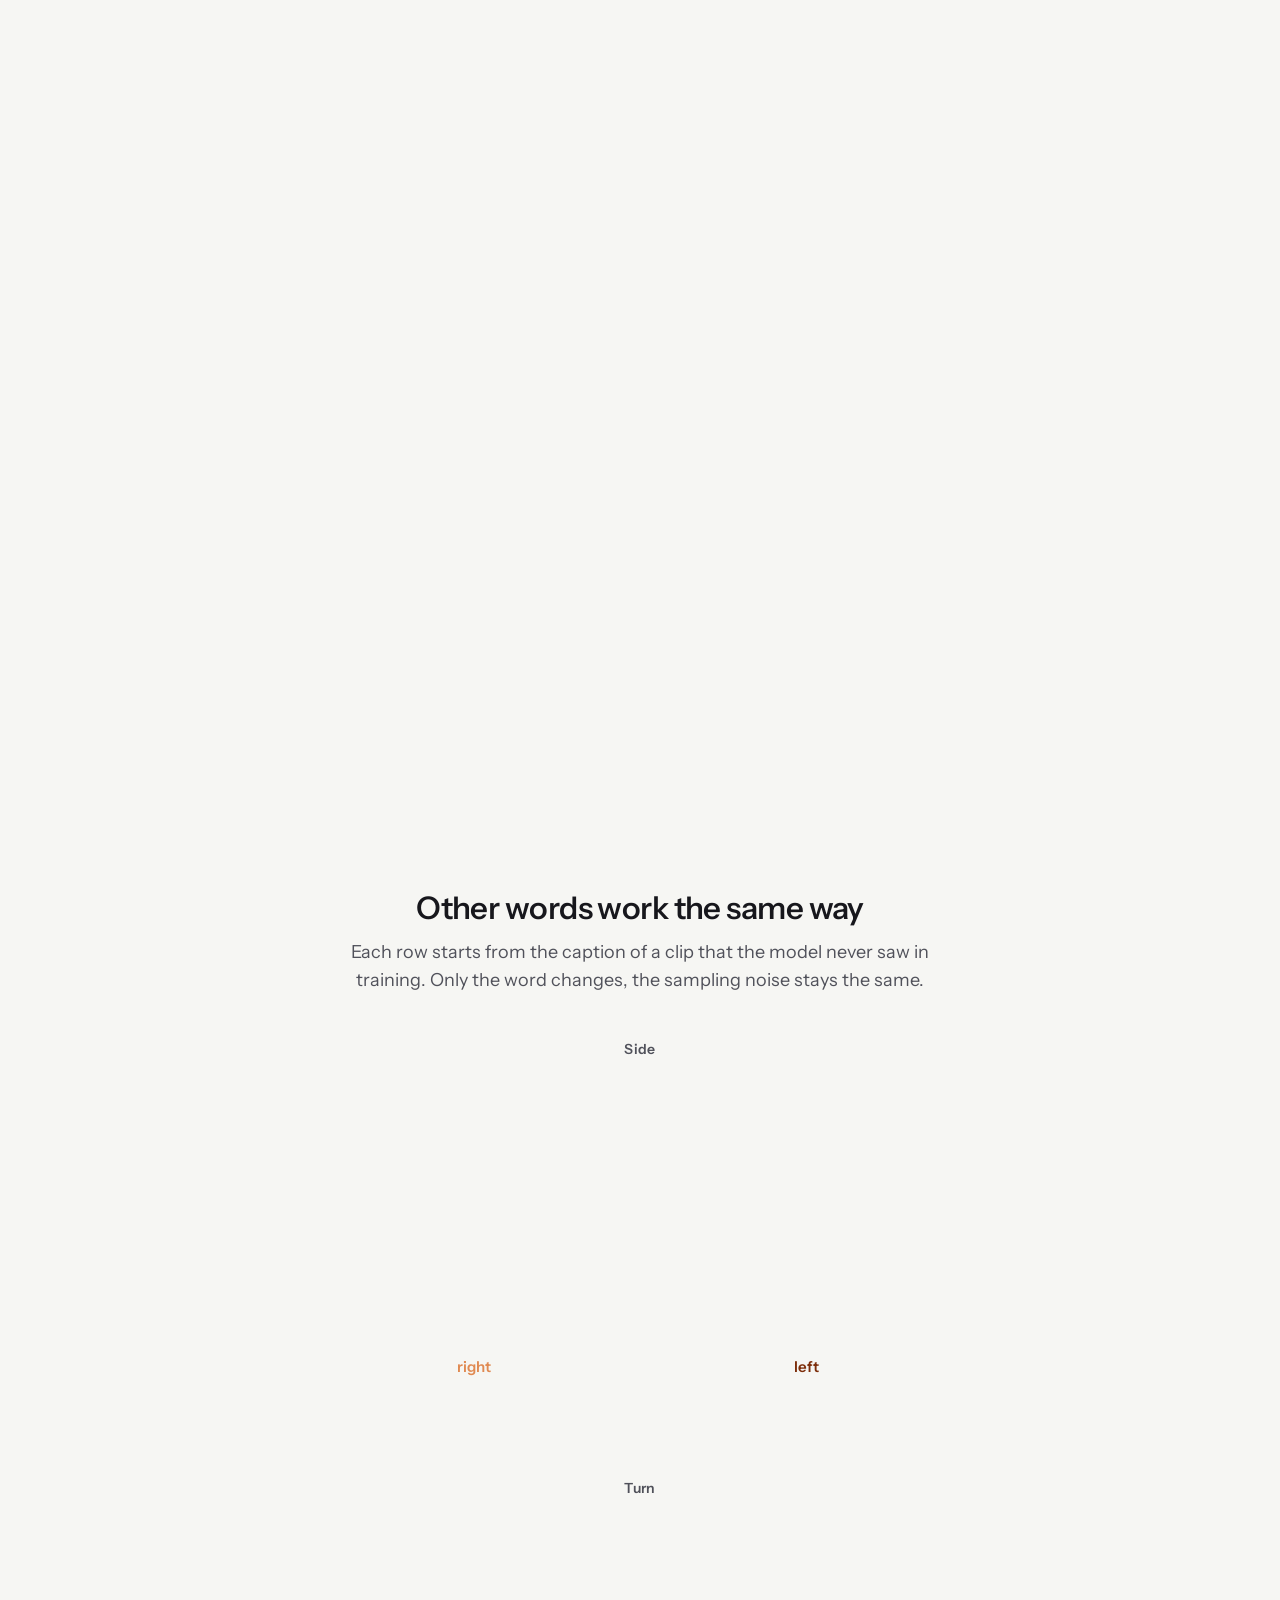
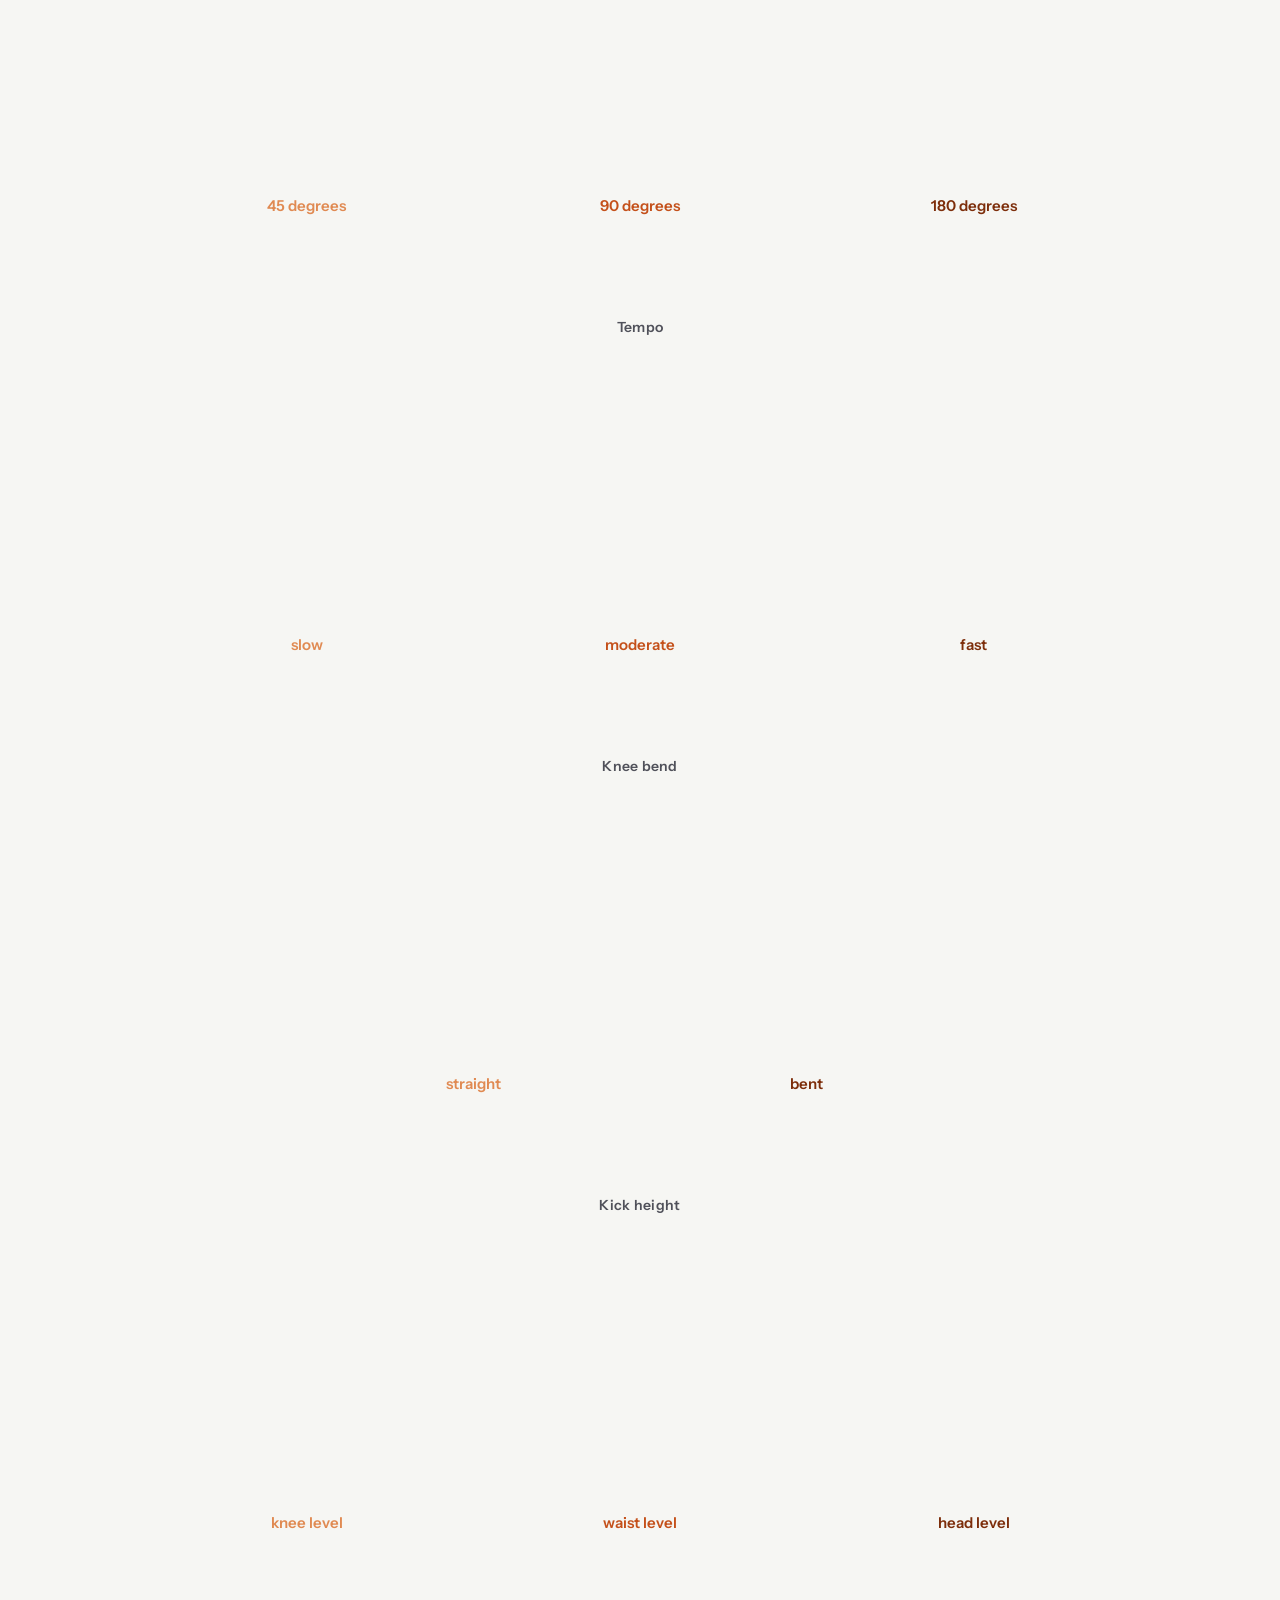
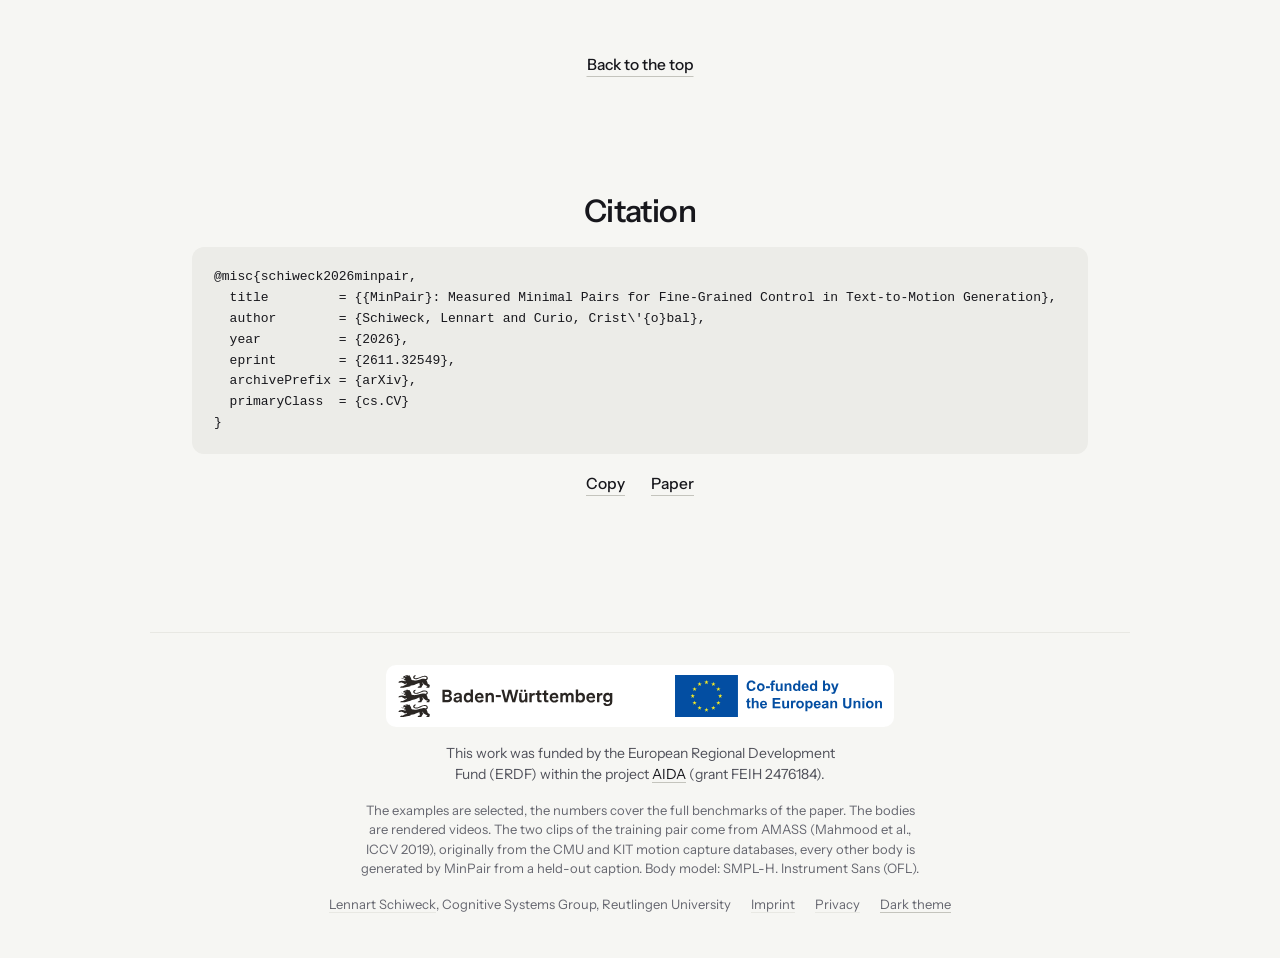
<file: minpair/index.html>
<!doctype html>
<html lang="en" data-paper="minpair" data-fr-store="mp-theme">
<head>
<meta charset="utf-8">
<meta name="viewport" content="width=device-width, initial-scale=1, viewport-fit=cover">
<title>MinPair: Measured Minimal Pairs for Fine-Grained Control in Text-to-Motion Generation</title>
<meta name="description" content="MinPair: Measured Minimal Pairs for Fine-Grained Control in Text-to-Motion Generation. Lennart Schiweck and Cristóbal Curio (Reutlingen University). Paper, animated overview and citation.">
<meta name="color-scheme" content="light dark">
<!-- Link preview. With pageUrl set in config.js, frame.js makes these addresses absolute; for crawlers, write the absolute addresses here too. -->
<meta property="og:type" content="website">
<meta property="og:title" content="MinPair: Measured Minimal Pairs for Fine-Grained Control in Text-to-Motion Generation">
<meta property="og:description" content="Change one word of the caption and the motion follows.">
<meta property="og:url" content="https://lschiweck.github.io/minpair/">
<meta property="og:image" content="https://lschiweck.github.io/minpair/media/og.png">
<meta name="twitter:image" content="https://lschiweck.github.io/minpair/media/og.png">
<link rel="canonical" href="https://lschiweck.github.io/minpair/">
<meta property="og:image:width" content="1200">
<meta property="og:image:height" content="630">
<meta name="twitter:card" content="summary_large_image">
<link rel="icon" href="data:image/svg+xml,%3Csvg xmlns='http://www.w3.org/2000/svg' viewBox='0 0 32 32'%3E%3Crect width='32' height='32' rx='8' fill='%23c4501a'/%3E%3Crect x='8.5' y='13' width='6' height='12' rx='1.6' fill='%23fff'/%3E%3Crect x='17.5' y='7' width='6' height='18' rx='1.6' fill='%23fff'/%3E%3C/svg%3E">
<script>try { var t = localStorage.getItem("mp-theme"); if (t === "dark" || t === "light") document.documentElement.dataset.theme = t; } catch (e) {}</script>
<link rel="preload" href="fonts/InstrumentSans-var.woff2" as="font" type="font/woff2" crossorigin>
<link rel="preload" href="data/story.json" as="fetch" crossorigin>
<link rel="preload" href="data/examples.json" as="fetch" crossorigin>
<link rel="stylesheet" href="frame/frame.css?v=20261126a">
<link rel="stylesheet" href="css/minpair.css">
</head>
<body>

<!-- slim top bar (frame): in once the head block with its links has gone (story.js: from the hand-over to the second step on,
     and below the story). v16: on its right the links of the head block (frame: .fr-tn-paper), so the paper stays in reach
     during the whole playback; the section links (Method, Results, Examples) give way on narrow screens -->
<nav class="fr-topnav" id="topnav" aria-label="Page">
  <a class="fr-tn-home" href="../">Lennart Schiweck</a><a class="fr-tn-brand" href="#top" data-totop>MinPair</a>
  <div class="fr-tn-links"><a class="fr-tn-opt" href="#story" data-step="pair">Method</a><a href="#story" data-step="r1">Results</a><a class="fr-tn-opt2" href="#others" data-jump="others">Examples</a></div>
  <!-- frame: the paper links in the top bar (frame.css .fr-tn-paper). Same order and targets as the head block's link bar;
       data-fr-link gets its href from config.js (frame.js), a link without href is not shown. Files and other sites open in a
       new tab, so the story plays on; BibTeX jumps to the citation (data-jump: the autoplay ends) -->
  <div class="fr-tn-paper" role="group" aria-label="Paper and citation"><a class="fr-tn-main" href="paper/minpair.pdf" target="_blank" rel="noopener">Paper</a><a data-fr-link="arxiv" target="_blank">arXiv</a><a data-fr-link="code" target="_blank">Code</a><a data-fr-link="model" target="_blank">Model</a><a href="#cite" data-jump="cite" data-fr-flash="bib">BibTeX</a></div>
  <button class="fr-tn-theme" id="themeNav" type="button" data-fr-theme aria-label="Switch between light and dark"><svg class="fr-sun" viewBox="0 0 20 20" fill="none" stroke="currentColor" stroke-width="1.6" stroke-linecap="round" aria-hidden="true"><circle cx="10" cy="10" r="3.4"/><path d="M10 2.2v2M10 15.8v2M2.2 10h2M15.8 10h2M4.5 4.5l1.4 1.4M14.1 14.1l1.4 1.4M4.5 15.5l1.4-1.4M14.1 5.9l1.4-1.4"/></svg><svg class="fr-moon" viewBox="0 0 20 20" fill="none" stroke="currentColor" stroke-width="1.6" stroke-linejoin="round" aria-hidden="true"><path d="M16.6 12.4A7 7 0 0 1 7.6 3.4a7 7 0 1 0 9 9z"/></svg></button>
</nav>
<main id="top">

<!-- ============================================================ the story: a player of one screen height with its own clock -->
<section class="story" id="story" aria-label="How MinPair works, one step per screen of scrolling">
  <div class="stage" id="stage" tabindex="0" role="region" aria-label="How MinPair works, a player in eight steps. It plays by itself. Scrolling or the arrow keys move one step on or back, space pauses or plays.">
    <div class="gl" id="gl" aria-hidden="true"></div>
    <canvas class="fig" id="fig" aria-hidden="true"></canvas>
    <canvas class="chart" id="chart" role="img" aria-label="Share of followed edits"></canvas>
    <div id="chart-sr" class="sr"></div>

    <!-- head block (frame), centred above the stage; it fades with the first step -->
    <header class="hd fr-head fr-center" id="hd">
      <h1 class="fr-title"><span class="fr-name">MinPair</span><span class="fr-sr">: </span><span class="fr-sub">Measured Minimal Pairs for Fine-Grained Control in Text-to-Motion Generation</span></h1>
      <p class="fr-authors"><span><a class="fr-me" href="../">Lennart Schiweck</a></span>, <span>Cristóbal Curio</span></p>
      <p class="fr-affil"><span>Cognitive Systems Group, Reutlingen University, Germany</span></p>
      <!-- frame v2: the buttons (frame.css .fr-btns); a button without a target in config.js stays greyed with "soon" -->
      <nav class="fr-btns" aria-label="Paper, code and model"><a class="fr-btn" href="paper/minpair.pdf"><svg viewBox="0 0 20 20" fill="none" stroke="currentColor" stroke-width="1.6" stroke-linecap="round" stroke-linejoin="round" aria-hidden="true"><path d="M5 2.5h7l4 4v11H5z"/><path d="M12 2.5v4h4"/><path d="M7.6 10.5h4.8M7.6 13.5h4.8"/></svg><span class="fr-w">Paper</span></a><a class="fr-btn" data-fr-link="arxiv"><svg viewBox="0 0 20 20" fill="none" stroke="currentColor" stroke-width="1.6" stroke-linecap="round" stroke-linejoin="round" aria-hidden="true"><rect x="2.75" y="3.25" width="14.5" height="4.25" rx="1"/><path d="M4.25 7.5v8.25c0 .7.55 1.25 1.25 1.25h9c.7 0 1.25-.55 1.25-1.25V7.5"/><path d="M8 11h4"/></svg><span class="fr-w">arXiv</span><span class="fr-soon">soon</span></a><a class="fr-btn" data-fr-link="code"><svg viewBox="0 0 20 20" fill="none" stroke="currentColor" stroke-width="1.6" stroke-linecap="round" stroke-linejoin="round" aria-hidden="true"><path d="M7 6l-4 4 4 4M13 6l4 4-4 4"/></svg><span class="fr-w">Code</span><span class="fr-soon">soon</span></a><a class="fr-btn" data-fr-link="model"><svg viewBox="0 0 20 20" fill="none" stroke="currentColor" stroke-width="1.6" stroke-linecap="round" stroke-linejoin="round" aria-hidden="true"><path d="M10 3l7 3.4-7 3.4-7-3.4z"/><path d="M3 10l7 3.4 7-3.4M3 13.6L10 17l7-3.4"/></svg><span class="fr-w">Model</span><span class="fr-soon">soon</span></a><a class="fr-btn" href="#cite" data-jump="cite" data-fr-flash="bib"><svg viewBox="0 0 20 20" fill="none" stroke="currentColor" stroke-width="1.6" stroke-linecap="round" stroke-linejoin="round" aria-hidden="true"><path d="M7.6 3C5.8 3 5.6 4 5.6 5.4v2.4c0 1.2-.6 2.2-2.1 2.2 1.5 0 2.1 1 2.1 2.2v2.4c0 1.4.2 2.4 2 2.4"/><path d="M12.4 3c1.8 0 2 1 2 2.4v2.4c0 1.2.6 2.2 2.1 2.2-1.5 0-2.1 1-2.1 2.2v2.4c0 1.4-.2 2.4-2 2.4"/></svg><span class="fr-w">BibTeX</span></a></nav>
    </header>
    <p class="sr" id="beat-live" aria-live="polite"></p>

    <a class="more-hint" id="more-hint" href="#others" aria-hidden="true" tabindex="-1"><span>More examples below</span><svg viewBox="0 0 20 20" aria-hidden="true"><path d="M5 7.5l5 5 5-5" fill="none" stroke="currentColor" stroke-width="1.8" stroke-linecap="round" stroke-linejoin="round"/></svg></a>
    <div class="player" id="player" role="group" aria-label="Player">
      <button class="pb" id="pl-prev" type="button" aria-label="Previous step"><svg viewBox="0 0 20 20" aria-hidden="true"><path d="M12.5 5l-5 5 5 5" fill="none" stroke="currentColor" stroke-width="1.8" stroke-linecap="round" stroke-linejoin="round"/></svg></button>
      <button class="pb play" id="pl-play" type="button" aria-label="Play"></button>
      <button class="pb" id="pl-next" type="button" aria-label="Next step"><svg viewBox="0 0 20 20" aria-hidden="true"><path d="M7.5 5l5 5-5 5" fill="none" stroke="currentColor" stroke-width="1.8" stroke-linecap="round" stroke-linejoin="round"/></svg></button>
      <div class="track" id="pl-track"><span class="rail"></span><span class="fill" id="pl-fill"></span></div>
      <span class="tip" id="pl-tip" aria-hidden="true"></span>
    </div>
  </div>
</section>

<!-- ============================================================ other attributes, ordinary page content -->
<section class="others" id="others" aria-labelledby="others-h">
  <div class="wrap">
    <h2 class="fr-h2" id="others-h">Other words work the same way</h2>
    <p class="fr-lead lede">Each row starts from the caption of a clip that the model never saw in training. Only the word changes, the sampling noise stays the same.</p>
  </div>
  <div class="grid" id="grid"></div>
  <p class="fr-links up"><a href="#top" data-totop>Back to the top</a></p>
</section>

<!-- ============================================================ citation (frame) -->
<section class="cite" id="cite" aria-labelledby="h-cite">
  <div class="wrap">
    <div class="fr-cite">
      <h2 class="fr-h2" id="h-cite">Citation</h2>
      <pre class="fr-bib" id="bib" data-fr-bib>@misc{schiweck2026minpair,
  title  = {{MinPair}: Measured Minimal Pairs for Fine-Grained Control in Text-to-Motion Generation},
  author = {Schiweck, Lennart and Curio, Crist\'{o}bal},
  year   = {2026}
}</pre>
      <p class="fr-links"><button type="button" data-fr-copy="bib">Copy</button><a href="paper/minpair.pdf">Paper</a></p>
    </div>
  </div>
</section>

</main>

<!-- ============================================================ footer (frame) -->
<footer class="fr-foot">
  <div class="fr-fin">
    <span class="fr-band"><img src="frame/BW_EU_Logo_en.svg" width="2181" height="189" alt="Baden-Württemberg. Co-funded by the European Union"></span>
    <p class="fr-fund">This work was funded by the European Regional Development Fund (ERDF) within the project <a href="https://aida.reutlingen-university.de/" rel="noopener">AIDA</a> (grant FEIH 2476184).</p>
    <p class="fr-credits">The examples are selected, the numbers cover the full benchmarks of the paper. The bodies are rendered videos. The two clips of the training pair come from AMASS (Mahmood et al., ICCV 2019), originally from the CMU and KIT motion capture databases, every other body is generated by MinPair from a held-out caption. Body model: SMPL-H. Instrument Sans (OFL).</p>
    <div class="fr-colo"><p><a href="../">Lennart Schiweck</a>, Cognitive Systems Group, Reutlingen University</p><p class="fr-legal-links"><a href="#fr-imprint" data-fr-legal aria-controls="fr-imprint" aria-expanded="false">Imprint</a><a href="#fr-privacy" data-fr-legal aria-controls="fr-privacy" aria-expanded="false">Privacy</a></p><p><button class="fr-theme" type="button" data-fr-theme aria-label="Switch between light and dark"><span class="fr-t-dark">Dark theme</span><span class="fr-t-light">Light theme</span></button></p></div>
    <!-- frame v2: imprint and privacy, opened from the links above (frame.js; without JavaScript through #fr-imprint / #fr-privacy) -->
    <section class="fr-legal-panel" id="fr-imprint" aria-label="Imprint"><p>Lennart Schiweck<br>Cognitive Systems Group, Reutlingen University (Hochschule Reutlingen)<br>Alteburgstraße 150, 72762 Reutlingen, Germany<span data-fr-email><br><span class="fr-email">lennart.schiweck [at] reutlingen-university.de</span></span></p></section>
    <section class="fr-legal-panel" id="fr-privacy" aria-label="Privacy"><p>This page sets no cookies and loads no external fonts or scripts. To count page views, the page sends one request to a counter on Supabase (Supabase Inc.; project in Frankfurt, EU). The counter keeps only the number of views of each page per day, separately for browsers and automated bots; nothing is read from or stored in your browser and no data about you is kept. To answer the request, Supabase processes technical connection data such as your IP address, browser and the page you were on and keeps them in its logs, as described in its <a href="https://supabase.com/privacy" rel="noopener">privacy policy</a>. Legal basis: the legitimate interest in knowing how often the pages are viewed (Art. 6(1)(f) GDPR). It is hosted on GitHub Pages; see the <a href="https://docs.github.com/en/site-policy/privacy-policies/github-general-privacy-statement" rel="noopener">GitHub General Privacy Statement</a>.</p></section>
  </div>
</footer>
<!-- frame v2: the round button of the frame (.fr-totop); story.js shows it once the story has gone and restarts the story -->
<button class="fr-totop" id="totop" type="button" aria-label="Back to the top of the page"><svg viewBox="0 0 20 20" aria-hidden="true"><path d="M10 15.5v-11M5 9l5-5 5 5" fill="none" stroke="currentColor" stroke-width="1.8" stroke-linecap="round" stroke-linejoin="round"/></svg></button>

<script src="js/core.js" defer></script>
<script src="js/media.js" defer></script>
<script src="js/chart.js" defer></script>
<script src="js/story.js" defer></script>
<script src="js/grid.js" defer></script>
<script src="js/page.js" defer></script>
<script src="config.js" defer></script>
<script src="frame/frame.js?v=20261126a" defer></script>
<script>/* page view counter: one request with the fixed page name; nothing is read from or stored in the browser (see Privacy) */try{fetch("https://syyacbbypqmfxfmkdsko.supabase.co/functions/v1/hit?p=/minpair/",{keepalive:true,credentials:"omit",mode:"no-cors"})}catch(e){}</script>
</body>
</html>
</file>
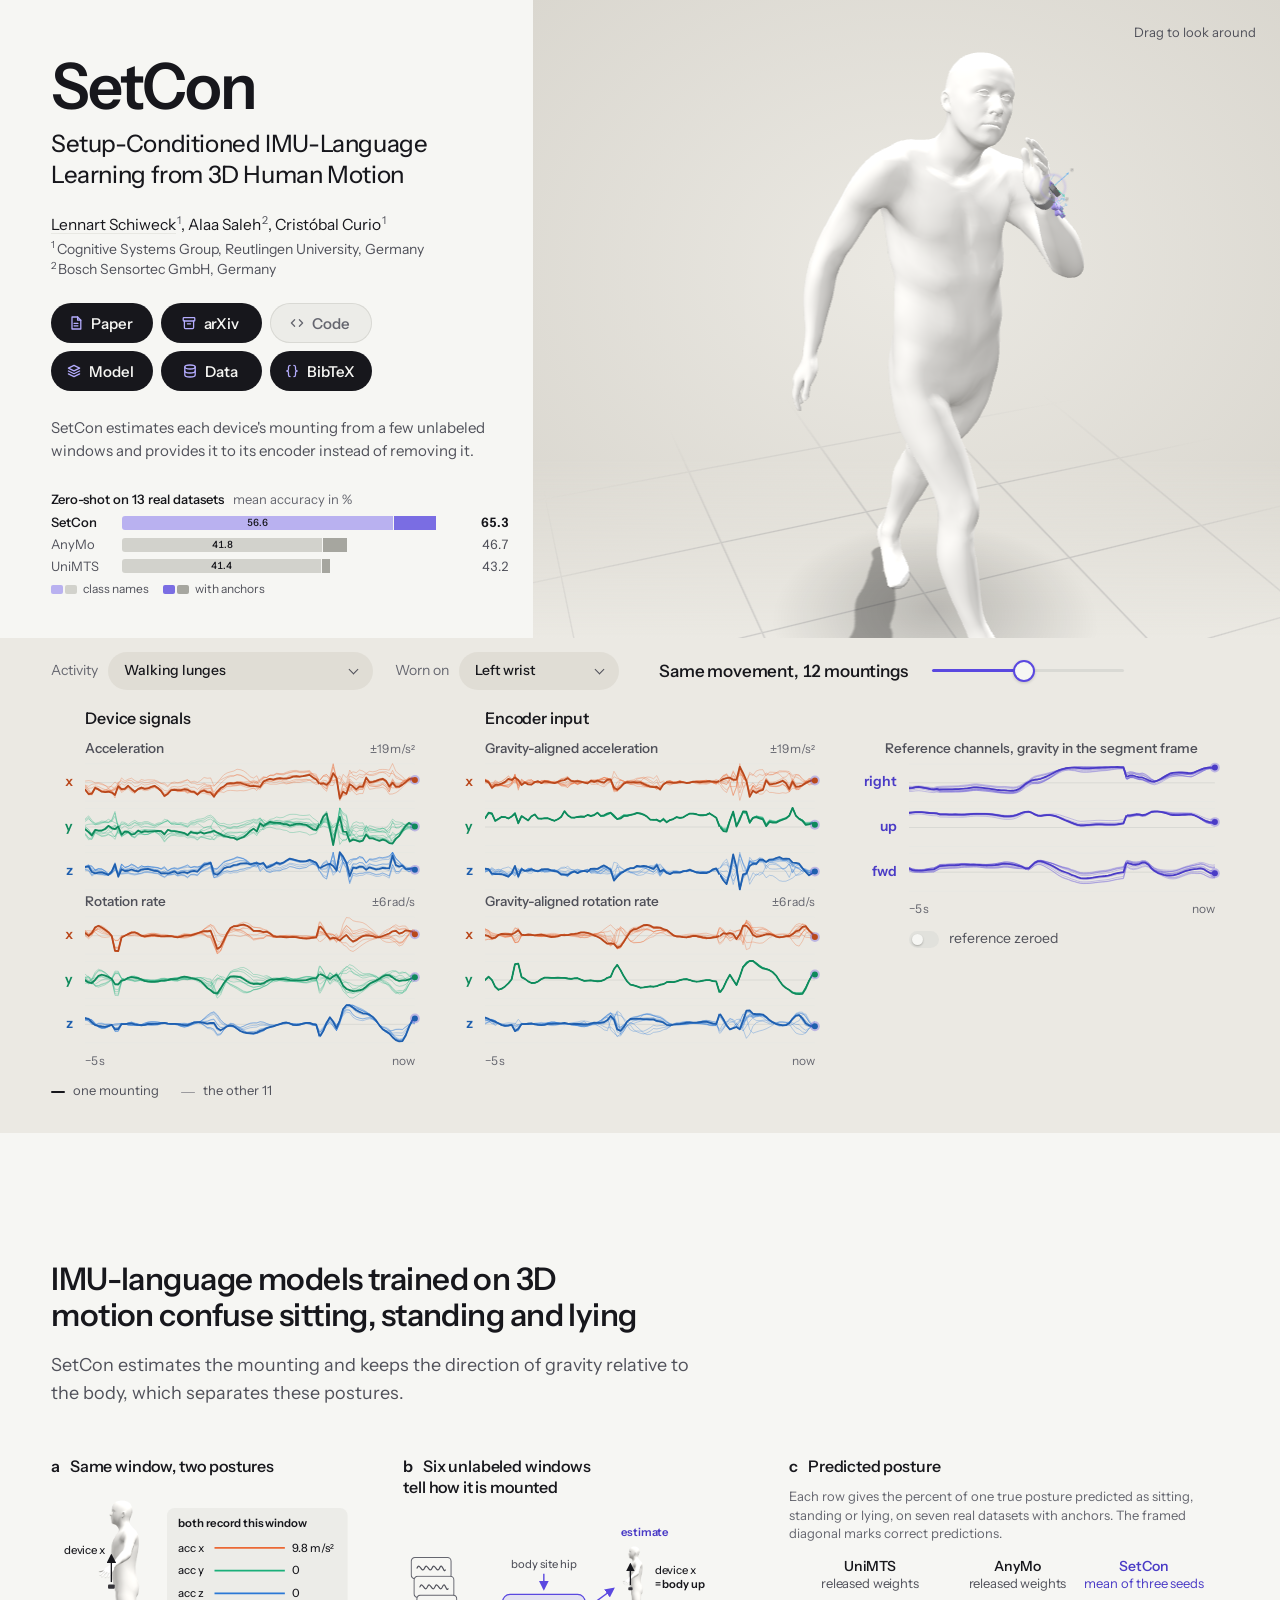
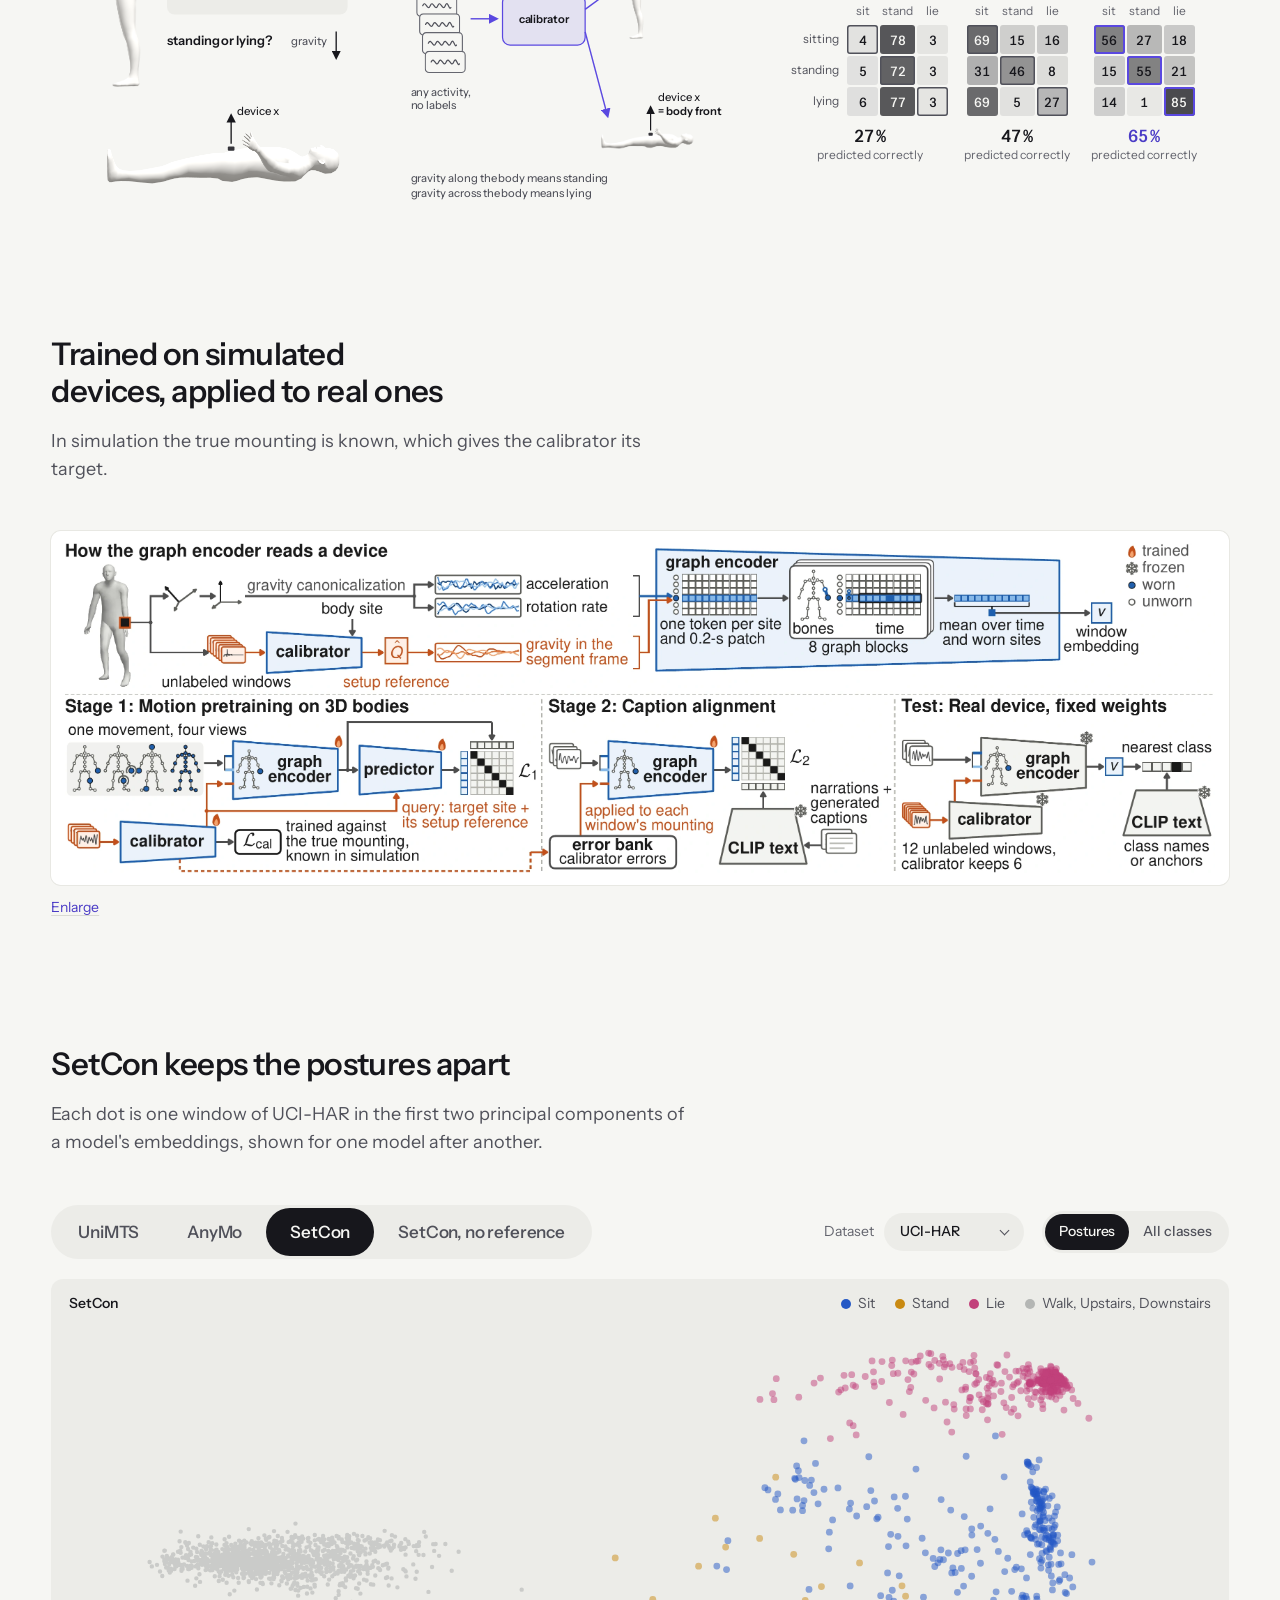
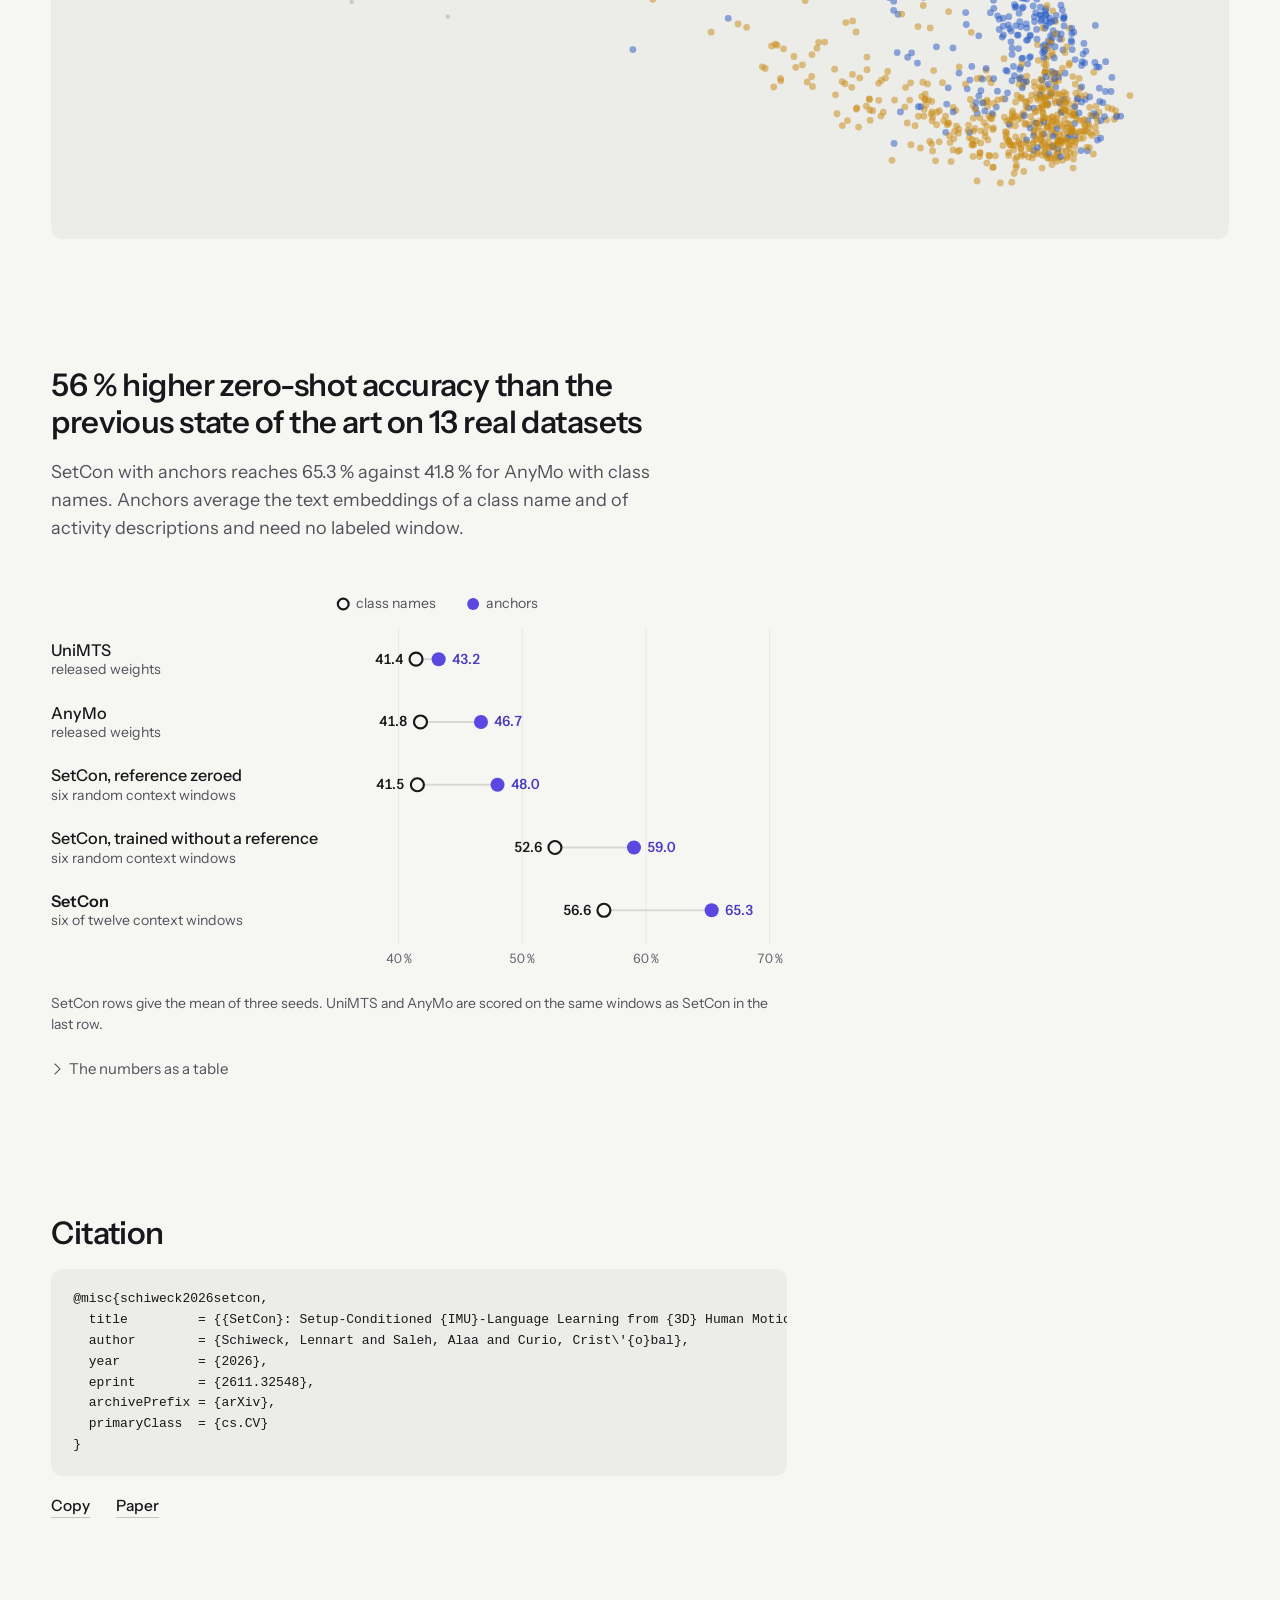
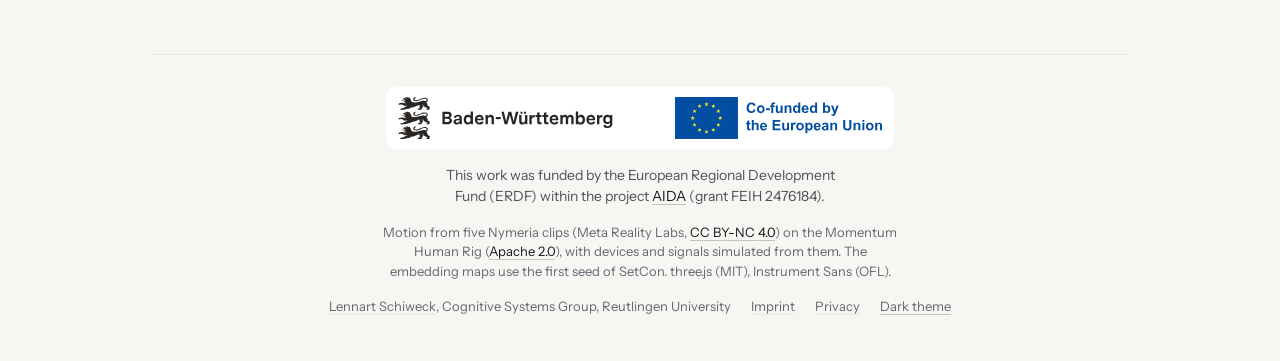
<file: setcon/index.html>
<!doctype html>
<html lang="en" data-paper="setcon" data-fr-store="setcon-theme">
<head>
<meta charset="utf-8">
<meta name="viewport" content="width=device-width, initial-scale=1, viewport-fit=cover">
<title>SetCon: Setup-Conditioned IMU-Language Learning from 3D Human Motion</title>
<meta name="description" content="SetCon estimates each device's mounting from a few unlabeled windows and provides it to its encoder instead of removing it. Lennart Schiweck, Alaa Saleh and Cristóbal Curio (Reutlingen University, Bosch Sensortec GmbH).">
<meta name="color-scheme" content="light dark">
<!-- Link preview. With pageUrl set in config.js, frame.js makes these addresses absolute; for crawlers, write the absolute addresses here too. -->
<meta property="og:type" content="website">
<meta property="og:title" content="SetCon: Setup-Conditioned IMU-Language Learning from 3D Human Motion">
<meta property="og:description" content="SetCon estimates each device's mounting from a few unlabeled windows and provides it to its encoder instead of removing it.">
<meta property="og:url" content="https://lschiweck.github.io/setcon/">
<meta property="og:image" content="https://lschiweck.github.io/setcon/media/og.png">
<meta name="twitter:image" content="https://lschiweck.github.io/setcon/media/og.png">
<link rel="canonical" href="https://lschiweck.github.io/setcon/">
<meta property="og:image:width" content="1200">
<meta property="og:image:height" content="630">
<meta name="twitter:card" content="summary_large_image">
<link rel="icon" href="data:image/svg+xml,%3Csvg xmlns='http://www.w3.org/2000/svg' viewBox='0 0 32 32'%3E%3Crect width='32' height='32' rx='8' fill='%235a48e0'/%3E%3Crect x='10.2' y='4.2' width='11.6' height='23.6' rx='3.8' fill='none' stroke='%23fff' stroke-width='2.4'/%3E%3Crect x='12.8' y='10.5' width='6.4' height='11' rx='1.6' fill='%23fff'/%3E%3C/svg%3E">
<script>try { var t = localStorage.getItem("setcon-theme"); if (t === "dark" || t === "light") document.documentElement.dataset.theme = t; } catch (e) {}</script>
<link rel="preload" href="fonts/InstrumentSans-var.woff2" as="font" type="font/woff2" crossorigin>
<link rel="stylesheet" href="frame/frame.css?v=20261126a">
<link rel="stylesheet" href="styles.css?v=20261125h">
</head>
<body>

<!-- slim top bar (frame): in once the hero's body has scrolled away -->
<nav class="fr-topnav" id="topnav" data-fr-after=".fr-head .fr-btns" aria-label="Page">
  <a class="fr-tn-home" href="../">Lennart Schiweck</a><a class="fr-tn-brand" href="#top">SetCon</a>
  <div class="fr-tn-links"><a class="fr-tn-opt" href="#method">Method</a><a href="#results">Results</a></div>
  <!-- frame: the paper links in the top bar (frame.css .fr-tn-paper), as on the MinPair page (site_v16). Same order and targets as the
       head block's link bar; data-fr-link gets its href from config.js (frame.js), a link without href is not shown. Files and other
       sites open in a new tab; BibTeX jumps to the citation and rings it (data-fr-flash) -->
  <div class="fr-tn-paper" role="group" aria-label="Paper and citation"><a class="fr-tn-main" href="paper/setcon.pdf" target="_blank" rel="noopener">Paper</a><a data-fr-link="arxiv" target="_blank">arXiv</a><a data-fr-link="code" target="_blank">Code</a><a data-fr-link="model" target="_blank">Model</a><a data-fr-link="data" target="_blank">Data</a><a href="#cite" data-fr-flash="bib">BibTeX</a></div>
  <button class="fr-tn-theme" type="button" data-fr-theme aria-label="Switch between light and dark"><svg class="fr-sun" viewBox="0 0 20 20" fill="none" stroke="currentColor" stroke-width="1.6" stroke-linecap="round" aria-hidden="true"><circle cx="10" cy="10" r="3.4"/><path d="M10 2.2v2M10 15.8v2M2.2 10h2M15.8 10h2M4.5 4.5l1.4 1.4M14.1 14.1l1.4 1.4M4.5 15.5l1.4-1.4M14.1 5.9l1.4-1.4"/></svg><svg class="fr-moon" viewBox="0 0 20 20" fill="none" stroke="currentColor" stroke-width="1.6" stroke-linejoin="round" aria-hidden="true"><path d="M16.6 12.4A7 7 0 0 1 7.6 3.4a7 7 0 1 0 9 9z"/></svg></button>
</nav>

<!-- ============================================================ hero: the idea -->
<section class="hero" id="top" aria-label="SetCon">
  <div class="hero-main">
    <div class="hero-text">
      <header class="fr-head">
        <h1 class="fr-title"><span class="fr-name">SetCon</span><span class="fr-sr">: </span><span class="fr-sub">Setup-Conditioned IMU-Language Learning from 3D Human Motion</span></h1>
        <p class="fr-authors"><span><a class="fr-me" href="../">Lennart Schiweck</a><sup>1</sup></span>, <span>Alaa Saleh<sup>2</sup></span>, <span>Cristóbal Curio<sup>1</sup></span></p>
        <p class="fr-affil"><span><sup>1</sup>Cognitive Systems Group, Reutlingen University, Germany</span><span><sup>2</sup>Bosch Sensortec GmbH, Germany</span></p>
        <!-- frame v2: the buttons (frame.css .fr-btns); a button without a target in config.js stays greyed with "soon" -->
        <nav class="fr-btns" aria-label="Paper, code and data"><a class="fr-btn" href="paper/setcon.pdf"><svg viewBox="0 0 20 20" fill="none" stroke="currentColor" stroke-width="1.6" stroke-linecap="round" stroke-linejoin="round" aria-hidden="true"><path d="M5 2.5h7l4 4v11H5z"/><path d="M12 2.5v4h4"/><path d="M7.6 10.5h4.8M7.6 13.5h4.8"/></svg><span class="fr-w">Paper</span></a><a class="fr-btn" data-fr-link="arxiv"><svg viewBox="0 0 20 20" fill="none" stroke="currentColor" stroke-width="1.6" stroke-linecap="round" stroke-linejoin="round" aria-hidden="true"><rect x="2.75" y="3.25" width="14.5" height="4.25" rx="1"/><path d="M4.25 7.5v8.25c0 .7.55 1.25 1.25 1.25h9c.7 0 1.25-.55 1.25-1.25V7.5"/><path d="M8 11h4"/></svg><span class="fr-w">arXiv</span><span class="fr-soon">soon</span></a><a class="fr-btn" data-fr-link="code"><svg viewBox="0 0 20 20" fill="none" stroke="currentColor" stroke-width="1.6" stroke-linecap="round" stroke-linejoin="round" aria-hidden="true"><path d="M7 6l-4 4 4 4M13 6l4 4-4 4"/></svg><span class="fr-w">Code</span><span class="fr-soon">soon</span></a><a class="fr-btn" data-fr-link="model"><svg viewBox="0 0 20 20" fill="none" stroke="currentColor" stroke-width="1.6" stroke-linecap="round" stroke-linejoin="round" aria-hidden="true"><path d="M10 3l7 3.4-7 3.4-7-3.4z"/><path d="M3 10l7 3.4 7-3.4M3 13.6L10 17l7-3.4"/></svg><span class="fr-w">Model</span><span class="fr-soon">soon</span></a><a class="fr-btn" data-fr-link="data"><svg viewBox="0 0 20 20" fill="none" stroke="currentColor" stroke-width="1.6" stroke-linecap="round" stroke-linejoin="round" aria-hidden="true"><ellipse cx="10" cy="5" rx="6.5" ry="2.5"/><path d="M3.5 5v10c0 1.4 2.9 2.5 6.5 2.5s6.5-1.1 6.5-2.5V5"/><path d="M3.5 10c0 1.4 2.9 2.5 6.5 2.5s6.5-1.1 6.5-2.5"/></svg><span class="fr-w">Data</span><span class="fr-soon">soon</span></a><a class="fr-btn" href="#cite" data-fr-flash="bib"><svg viewBox="0 0 20 20" fill="none" stroke="currentColor" stroke-width="1.6" stroke-linecap="round" stroke-linejoin="round" aria-hidden="true"><path d="M7.6 3C5.8 3 5.6 4 5.6 5.4v2.4c0 1.2-.6 2.2-2.1 2.2 1.5 0 2.1 1 2.1 2.2v2.4c0 1.4.2 2.4 2 2.4"/><path d="M12.4 3c1.8 0 2 1 2 2.4v2.4c0 1.2.6 2.2 2.1 2.2-1.5 0-2.1 1-2.1 2.2v2.4c0 1.4-.2 2.4-2 2.4"/></svg><span class="fr-w">BibTeX</span></a></nav>
      </header>
      <p class="tldr">SetCon estimates each device's mounting from a few unlabeled windows and provides it to its encoder instead of removing it.</p>
      <div class="headline" id="headline" aria-label="Headline result">
        <p class="hl-title">Zero-shot on 13 real datasets <span>mean accuracy in %</span></p>
        <div class="hl-rows" id="hlRows"></div>
        <div class="hl-legend" id="hlLegend"></div>
      </div>
    </div>
    <div class="stage" id="stage" aria-label="A body in motion, seen close to the chosen body part, with one device and its other mountings on the same part">
      <div class="hint" id="hint">Drag to look around</div>
      <div class="viewctl"><div class="tabs sm" id="viewSeg" role="group" aria-label="View" hidden><button type="button" data-view="body" aria-pressed="true">Whole body</button><button type="button" data-view="close" aria-pressed="false">Close-up</button></div><button type="button" class="autoBtn" id="autoView" hidden>Resume automatic view</button></div>
      <div class="status" id="status">Loading the body…</div>
    </div>
  </div>

  <div class="strip-band" id="wear">
  <div class="strip wrap">
    <!-- v8 (20.11.): the choices as two menus in the look of the map's dataset menu (.dsel), the side inside the body-site menu
         ("Left wrist"); the mountings slider carries the figure's one line, "Same movement, 12 mountings" -->
    <div class="ctl" id="ctl">
      <div class="menus">
        <label class="dsel"><span class="dsel-lab">Activity</span><span class="dsel-box"><select id="actSel" autocomplete="off"></select></span></label>
        <label class="dsel"><span class="dsel-lab">Worn on</span><span class="dsel-box"><select id="siteSel" autocomplete="off"></select></span></label>
      </div>
      <div class="wearing"><label class="pay" id="payoff" for="nwear">Same movement, 12 mountings</label><input id="nwear" type="range" min="1" max="24" step="1" value="12" aria-describedby="wearNote"></div>
    </div>
    <div class="legend" id="wearNote"><span><i class="sw-line"></i><span id="legFirst">one mounting</span></span><span id="legOthersWrap"><i class="sw-thin"></i><span id="legOthers">the other 11</span></span></div>
    <div class="fan" id="fanWrap">
      <div class="fan-grid">
        <h3 class="fan-h hdev">Device signals</h3>
        <h3 class="fan-h henc">Encoder input</h3>
        <div class="fan-canvas cdev"><canvas id="scopeDev" aria-label="The last five seconds of the six device channels, one trace per mounting"></canvas></div>
        <div class="fan-canvas cenc"><canvas id="scopeEnc" aria-label="The last five seconds of the six channels the encoder reads, rotated so that gravity points up, one trace per mounting"></canvas></div>
        <div class="fan-ref cref">
          <div class="fan-canvas ref"><canvas id="scopeRef" aria-label="The last five seconds of the three reference channels, gravity in the segment frame, one trace per mounting"></canvas></div>
          <label class="switch sm" id="zeroEnc"><input type="checkbox" id="zeroEncSwitch"><i></i><span>reference zeroed</span></label>
          <p class="small" id="encNote" hidden></p>
        </div>
      </div>
    </div>
  </div>
  </div>
</section>

<!-- ============================================================ 1: what invariant encoders throw away -->
<section class="sec" id="forgetting" aria-labelledby="h-forgetting">
  <div class="wrap">
    <header>
      <h2 class="fr-h2 finding wide" id="h-forgetting">IMU-language models trained on 3D motion confuse sitting, standing and lying</h2>
      <p class="fr-lead deck">SetCon estimates the mounting and keeps the direction of gravity relative to the body, which separates these postures.</p>
    </header>
    <div class="fig post" id="post">
      <div class="post-a">
        <h3 class="post-h"><b>a</b> Same window, two postures</h3>
        <svg class="post-svg" viewBox="0 0 320 338" role="img" aria-label="A standing person with a device at the hip whose x axis points up along the body, and a person lying on the back with the same device turned so that its x axis points up across the body: both record 9.8 m/s² on x and 0 on y and z">
          <defs>
            <marker id="ahI" viewBox="0 0 10 10" refX="8" refY="5" markerWidth="7" markerHeight="7" orient="auto-start-reverse"><path d="M0 0 L10 5 L0 10 z" fill="var(--ink)"></path></marker>
            <marker id="ahA" viewBox="0 0 10 10" refX="8" refY="5" markerWidth="7" markerHeight="7" orient="auto-start-reverse"><path d="M0 0 L10 5 L0 10 z" fill="var(--accent)"></path></marker>
            <symbol id="win" viewBox="0 0 44 24"><rect x="0.75" y="0.75" width="42.5" height="22.5" rx="4" fill="var(--bg)" stroke="var(--ink-3)" stroke-width="1.2"></rect><path d="M7 12c3-7 5 7 8 0s5 7 8 0 5 7 8 0 4 6 6 2" fill="none" stroke="var(--ink-2)" stroke-width="1.3" stroke-linecap="round"></path></symbol>
          </defs>
          <image class="li" href="media/body_stand_light.png" x="46" y="12" width="53" height="200"></image>
          <image class="da" href="media/body_stand_dark.png" x="46" y="12" width="53" height="200"></image>
          <rect x="60" y="102.5" width="7" height="4.5" rx="1" fill="var(--watch)"></rect>
          <line x1="63.5" y1="100" x2="63.5" y2="72" stroke="var(--ink)" stroke-width="1.4" marker-end="url(#ahI)"></line>
          <text x="57" y="70" text-anchor="end" class="t">device x</text>
          <rect x="122" y="22" width="190" height="112" rx="8" fill="var(--bg-2)"></rect>
          <text x="134" y="42" class="t b">both record this window</text>
          <g class="t"><text x="134" y="68">acc x</text><line x1="172" y1="64" x2="246" y2="64" stroke="var(--ax-x)" stroke-width="1.8"></line><text x="254" y="68">9.8 m/s²</text></g>
          <g class="t"><text x="134" y="92">acc y</text><line x1="172" y1="88" x2="246" y2="88" stroke="var(--ax-y)" stroke-width="1.8"></line><text x="254" y="92">0</text></g>
          <g class="t"><text x="134" y="116">acc z</text><line x1="172" y1="112" x2="246" y2="112" stroke="var(--ax-z)" stroke-width="1.8"></line><text x="254" y="116">0</text></g>
          <text x="122" y="166" class="t q">standing or lying?</text>
          <text x="290" y="166" text-anchor="end" class="t m">gravity</text>
          <line x1="300" y1="152" x2="300" y2="180" stroke="var(--ink)" stroke-width="1.4" marker-end="url(#ahI)"></line>
          <image class="li" href="media/body_lie_light.png" x="56" y="252" width="250" height="66.2"></image>
          <image class="da" href="media/body_lie_dark.png" x="56" y="252" width="250" height="66.2"></image>
          <rect x="186" y="273" width="7" height="4.5" rx="1" fill="var(--watch)"></rect>
          <line x1="189.5" y1="270" x2="189.5" y2="240" stroke="var(--ink)" stroke-width="1.4" marker-end="url(#ahI)"></line>
          <text x="196" y="240" class="t">device x</text>
        </svg>
      </div>
      <div class="post-b">
        <h3 class="post-h"><b>b</b> Six unlabeled windows tell how it is mounted</h3>
        <svg class="post-svg" viewBox="0 0 360 318" role="img" aria-label="Six unlabeled windows of the device and its body site, the hip, go into the calibrator, which estimates how the device is mounted. Device x along the body means standing, device x across the body means lying">
          <use href="#win" x="8" y="52" width="44" height="24"></use><use href="#win" x="11" y="72" width="44" height="24"></use><use href="#win" x="14" y="92" width="44" height="24"></use>
          <use href="#win" x="17" y="112" width="44" height="24"></use><use href="#win" x="20" y="132" width="44" height="24"></use><use href="#win" x="23" y="152" width="44" height="24"></use>
          <text x="8" y="200" class="t m">any activity,</text><text x="8" y="214" class="t m">no labels</text>
          <line x1="72" y1="118" x2="100" y2="118" stroke="var(--accent)" stroke-width="1.5" marker-end="url(#ahA)"></line>
          <text x="150" y="64" text-anchor="middle" class="t m">body site hip</text>
          <line x1="150" y1="70" x2="150" y2="86" stroke="var(--accent)" stroke-width="1.5" marker-end="url(#ahA)"></line>
          <rect x="106" y="92" width="88" height="54" rx="8" fill="var(--accent-soft)" stroke="var(--accent)" stroke-width="1.3"></rect>
          <text x="150" y="123" text-anchor="middle" class="t b">calibrator</text>
          <line x1="194" y1="108" x2="224" y2="86" stroke="var(--accent)" stroke-width="1.5" marker-end="url(#ahA)"></line>
          <line x1="194" y1="132" x2="218" y2="222" stroke="var(--accent)" stroke-width="1.5" marker-end="url(#ahA)"></line>
          <text x="232" y="30" class="t b a">estimate</text>
          <image class="li" href="media/body_stand_light.png" x="232" y="40" width="26.5" height="100"></image>
          <image class="da" href="media/body_stand_dark.png" x="232" y="40" width="26.5" height="100"></image>
          <rect x="240" y="84.5" width="4.5" height="3" rx="0.8" fill="var(--watch)"></rect>
          <line x1="242.2" y1="82" x2="242.2" y2="60" stroke="var(--ink)" stroke-width="1.3" marker-end="url(#ahI)"></line>
          <text x="268" y="70" class="t">device x</text><text x="268" y="85" class="t b">= body up</text>
          <image class="li" href="media/body_lie_light.png" x="210" y="232" width="100" height="26.5"></image>
          <image class="da" href="media/body_lie_dark.png" x="210" y="232" width="100" height="26.5"></image>
          <rect x="261.5" y="239.5" width="4.5" height="3" rx="0.8" fill="var(--watch)"></rect>
          <line x1="263.7" y1="237" x2="263.7" y2="212" stroke="var(--ink)" stroke-width="1.3" marker-end="url(#ahI)"></line>
          <text x="272" y="206" class="t">device x</text><text x="272" y="221" class="t b">= body front</text>
          <text x="8" y="292" class="t m">gravity along the body means standing</text>
          <text x="8" y="308" class="t m">gravity across the body means lying</text>
        </svg>
      </div>
      <div class="post-c">
        <h3 class="post-h"><b>c</b> Predicted posture</h3>
        <p class="post-sub">Each row gives the percent of one true posture predicted as sitting, standing or lying, on seven real datasets with anchors. The framed diagonal marks correct predictions.</p>
        <div class="cm-grid" id="cms"></div>
      </div>
    </div>
  </div>
</section>

<!-- ============================================================ 2: how -->
<section class="sec" id="method" aria-labelledby="h-method">
  <div class="wrap">
    <header>
      <h2 class="fr-h2 finding" id="h-method">Trained on simulated devices, applied to real ones</h2>
      <p class="fr-lead deck">In simulation the true mounting is known, which gives the calibrator its target.</p>
    </header>
    <figure class="method" id="methodFig">
      <div class="method-pan" id="methodPan">
        <button type="button" class="method-img" id="methodOpen" aria-label="Enlarge the method figure">
          <picture><source type="image/webp" srcset="media/fig2_method.webp"><img src="media/fig2_method.png" alt="Overview of SetCon. Top row, how the graph encoder reads a device: a virtual device on the body; gravity canonicalization gives the acceleration and rotation rate; unlabeled windows and the body site go into the calibrator, which outputs the setup reference Q̂ and with it gravity in the segment frame; the graph encoder holds one token per site and 0.2-s patch, runs 8 graph blocks along bones and time and averages over time and worn sites into the window embedding v. Bottom row: stage 1, motion pretraining on 3D bodies, one movement in four views, graph encoder and predictor trained with the loss L1, the query being the target site and its setup reference, and the calibrator trained with L_cal against the true mounting, known in simulation; stage 2, caption alignment, the graph encoder trained with L2 against narrations and generated captions in the frozen CLIP text encoder, with calibrator errors from an error bank applied to each window's mounting; test on a real device with fixed weights, 12 unlabeled windows of which the calibrator keeps 6, and the nearest class among class names or anchors." width="3300" height="945" decoding="async" loading="lazy"></picture>
        </button>
      </div>
      <div class="method-tools"><button type="button" class="enlarge" id="methodEnlarge">Enlarge</button><span class="muted pan-hint">pan sideways to read it</span></div>
    </figure>
    <dialog class="lightbox" id="lightbox" aria-label="The method figure, enlarged">
      <div class="lb-scroll"><picture><source type="image/webp" srcset="media/fig2_method.webp"><img src="media/fig2_method.png" alt="" width="3300" height="945"></picture></div>
      <button type="button" class="lb-close" id="lbClose">Close</button>
    </dialog>
  </div>
</section>

<!-- ============================================================ 3: embeddings of the test datasets (UCI-HAR = the data of the paper's Fig. 3) -->
<section class="sec" id="evidence" aria-labelledby="h-evidence">
  <div class="wrap">
    <header>
      <h2 class="fr-h2 finding" id="h-evidence">SetCon keeps the postures apart</h2>
      <p class="fr-lead deck">Each dot is one window of <span id="mapDsName">UCI-HAR</span> in the first two principal components of a model's embeddings, shown for one model after another.</p>
    </header>
    <div class="controls">
      <div class="seg big" role="group" aria-label="Model"><i class="ind"></i><button type="button" data-model="unimts" aria-pressed="false">UniMTS</button><button type="button" data-model="anymo" aria-pressed="false">AnyMo</button><button type="button" data-model="mix" aria-pressed="true">SetCon</button><button type="button" data-model="wo" aria-pressed="false" aria-label="SetCon, no reference"><span class="lbl-l">SetCon, no reference</span><span class="lbl-s">No reference</span></button></div>
      <span class="spacer"></span>
      <div class="mapsel">
        <label class="dsel"><span class="dsel-lab">Dataset</span><span class="dsel-box"><select id="mapDsSel" autocomplete="off"><option value="dsads">DSADS</option><option value="motionsense">MotionSense</option><option value="opportunity">Opportunity</option><option value="pamap2">PAMAP2</option><option value="realworld">RealWorld</option><option value="shoaib">Shoaib</option><option value="tndahar">TNDA-HAR</option><option value="ucihar" selected>UCI-HAR</option><option value="uschad">USC-HAD</option><option value="utcomplex">UT-Complex</option><option value="utdmhad">UTD-MHAD</option><option value="whar">w-HAR</option><option value="wisdm">WISDM</option></select></span></label>
        <div class="seg sm" role="group" aria-label="Classes"><i class="ind"></i><button type="button" data-cls="post" aria-pressed="true">Postures</button><button type="button" data-cls="all" aria-pressed="false">All classes</button></div>
      </div>
    </div>
    <div class="fig map-wrap" id="mapWrap"><div class="corner" id="mapCorner"></div><canvas id="map" aria-label="The windows of UCI-HAR in the first two principal components of the selected model's embeddings"></canvas><canvas id="mapFade" aria-hidden="true"></canvas><div class="key map-key" id="mapKey"></div><div class="map-tip" id="mapTip" hidden></div><button type="button" class="map-clear" id="mapClear" hidden>Clear selection</button><div id="mapLoad" class="muted">Loading the embeddings…</div></div>
    <div class="key map-cls" id="mapCls" hidden></div>
  </div>
</section>

<!-- ============================================================ 4: results -->
<section class="sec" id="results" aria-labelledby="h-results">
  <div class="wrap">
    <header>
      <h2 class="fr-h2 finding wide" id="h-results">56&nbsp;% higher zero-shot accuracy than the previous state of the art on 13 real datasets</h2>
      <p class="fr-lead deck">SetCon with anchors reaches 65.3&nbsp;% against 41.8&nbsp;% for AnyMo with class names. Anchors average the text embeddings of a class name and of activity descriptions and need no labeled window.</p>
    </header>
    <div class="results">
      <div class="chart" id="chart" aria-label="Mean accuracy on 13 real datasets per model, with class names and with anchors"></div>
      <p class="caption">SetCon rows give the mean of three seeds. UniMTS and AnyMo are scored on the same windows as SetCon in the last row.</p>
      <details class="disc tbl-disc"><summary>The numbers as a table</summary>
      <table class="tbl" id="tbl">
        <thead><tr><th>Model</th><th class="n">Class names</th><th class="n">Anchors</th></tr></thead>
        <tbody></tbody>
        <caption>Mean accuracy in percent, with the standard deviation over three seeds for SetCon.</caption>
      </table>
      </details>
    </div>
  </div>
</section>

<!-- ============================================================ citation (frame) -->
<section class="sec" id="cite" aria-labelledby="h-cite">
  <div class="wrap">
    <div class="fr-cite">
      <h2 class="fr-h2" id="h-cite">Citation</h2>
      <pre class="fr-bib" id="bib" data-fr-bib>@misc{schiweck2026setcon,
  title  = {{SetCon}: Setup-Conditioned {IMU}-Language Learning from {3D} Human Motion},
  author = {Schiweck, Lennart and Saleh, Alaa and Curio, Crist\'{o}bal},
  year   = {2026}
}</pre>
      <p class="fr-links"><button type="button" data-fr-copy="bib">Copy</button><a href="paper/setcon.pdf">Paper</a></p>
    </div>
  </div>
</section>

<!-- ============================================================ footer (frame) -->
<footer class="fr-foot">
  <div class="fr-fin">
    <span class="fr-band"><img src="frame/BW_EU_Logo_en.svg" width="2181" height="189" alt="Baden-Württemberg. Co-funded by the European Union"></span>
    <p class="fr-fund">This work was funded by the European Regional Development Fund (ERDF) within the project <a href="https://aida.reutlingen-university.de/" rel="noopener">AIDA</a> (grant FEIH 2476184).</p>
    <p class="fr-credits">Motion from five Nymeria clips (Meta Reality Labs, <a href="https://creativecommons.org/licenses/by-nc/4.0/" rel="noopener license">CC BY-NC 4.0</a>) on the Momentum Human Rig (<a href="licenses/MHR-Apache-2.0.txt">Apache 2.0</a>), with devices and signals simulated from them. The embedding maps use the first seed of SetCon. three.js (MIT), Instrument Sans (OFL).</p>
    <div class="fr-colo"><p><a href="../">Lennart Schiweck</a>, Cognitive Systems Group, Reutlingen University</p><p class="fr-legal-links"><a href="#fr-imprint" data-fr-legal aria-controls="fr-imprint" aria-expanded="false">Imprint</a><a href="#fr-privacy" data-fr-legal aria-controls="fr-privacy" aria-expanded="false">Privacy</a></p><p><button class="fr-theme" type="button" data-fr-theme aria-label="Switch between light and dark"><span class="fr-t-dark">Dark theme</span><span class="fr-t-light">Light theme</span></button></p></div>
    <!-- frame v2: imprint and privacy, opened from the links above (frame.js; without JavaScript through #fr-imprint / #fr-privacy) -->
    <section class="fr-legal-panel" id="fr-imprint" aria-label="Imprint"><p>Lennart Schiweck<br>Cognitive Systems Group, Reutlingen University (Hochschule Reutlingen)<br>Alteburgstraße 150, 72762 Reutlingen, Germany<span data-fr-email><br><span class="fr-email">lennart.schiweck [at] reutlingen-university.de</span></span></p></section>
    <section class="fr-legal-panel" id="fr-privacy" aria-label="Privacy"><p>This page sets no cookies and loads no external fonts or scripts. To count page views, the page sends one request to a counter on Supabase (Supabase Inc.; project in Frankfurt, EU). The counter keeps only the number of views of each page per day, separately for browsers and automated bots; nothing is read from or stored in your browser and no data about you is kept. To answer the request, Supabase processes technical connection data such as your IP address, browser and the page you were on and keeps them in its logs, as described in its <a href="https://supabase.com/privacy" rel="noopener">privacy policy</a>. Legal basis: the legitimate interest in knowing how often the pages are viewed (Art. 6(1)(f) GDPR). It is hosted on GitHub Pages; see the <a href="https://docs.github.com/en/site-policy/privacy-policies/github-general-privacy-statement" rel="noopener">GitHub General Privacy Statement</a>.</p></section>
  </div>
</footer>
<!-- frame v2: back to the top, in once the hero (#top) has gone above the screen -->
<button class="fr-totop" type="button" data-fr-after="#top" aria-label="Back to the top of the page"><svg viewBox="0 0 20 20" aria-hidden="true"><path d="M10 15.5v-11M5 9l5-5 5 5" fill="none" stroke="currentColor" stroke-width="1.8" stroke-linecap="round" stroke-linejoin="round"/></svg></button>

<script src="vendor/three.min.js"></script>
<script src="vendor/GLTFLoader.js"></script>
<script src="app.js?v=20261125h"></script>
<script src="config.js"></script>
<script src="frame/frame.js?v=20261126a"></script>
<script>/* page view counter: one request with the fixed page name; nothing is read from or stored in the browser (see Privacy) */try{fetch("https://syyacbbypqmfxfmkdsko.supabase.co/functions/v1/hit?p=/setcon/",{keepalive:true,credentials:"omit",mode:"no-cors"})}catch(e){}</script>
</body>
</html>
</file>
<file: assets/home.css>
/* Lennart Schiweck, homepage v2. Two looks on one page (html[data-v]):
   a  "Play"    paper, a sunny yellow, Bricolage Grotesque for the name; the kick you can steer is the head.
   b  "Signal"  an ultramarine field with a dancer and the signals of the watch on the dancer's wrist; Instrument Serif.
   Both: Instrument Sans for the text, the page colour of the rendered videos (#f6f6f3 / #121317), light and dark. */

@font-face { font-family: "Instrument Sans"; font-style: normal; font-weight: 400 700; font-stretch: 75% 100%; font-display: swap; src: url(fonts/InstrumentSans-var.woff2) format("woff2"); }
@font-face { font-family: "Bricolage Grotesque"; font-style: normal; font-weight: 200 800; font-stretch: 75% 100%; font-display: swap; src: url(fonts/BricolageGrotesque-var.woff2) format("woff2"); }
@font-face { font-family: "Instrument Serif"; font-style: normal; font-weight: 400; font-display: block; src: url(fonts/InstrumentSerif-Regular.woff2) format("woff2"); }
@font-face { font-family: "Instrument Serif"; font-style: italic; font-weight: 400; font-display: swap; src: url(fonts/InstrumentSerif-Italic.woff2) format("woff2"); }

/* ---------------------------------------------------------------- tokens */
:root {
  --bg: #f6f6f3; --bg-2: #ecece7; --bg-3: #e2e2dc;
  --ink: #17171c; --ink-2: #4b4c55; --ink-3: #5f606a;
  --line: #d6d6cf; --line-2: #bdbdb5;
  --sun: #ffcf2e; --sun-2: #ffe27a; --on-sun: #17171c;
  --blue: #2a33c9; --blue-deep: #1f27a8; --on-blue: #ffffff; --on-blue-2: rgba(255, 255, 255, 0.8); --on-blue-3: rgba(255, 255, 255, 0.62);
  --plate: #ffffff;
  --sans: "Instrument Sans", "Helvetica Neue", Arial, sans-serif;
  --grotesk: "Bricolage Grotesque", "Instrument Sans", "Helvetica Neue", Arial, sans-serif;
  --serif: "Instrument Serif", "Iowan Old Style", Georgia, serif;
  --mono: ui-monospace, "SF Mono", Menlo, Consolas, monospace;
  --disp: var(--grotesk);
  --gut: clamp(16px, 4.4vw, 72px);
  --max: 1360px;
  --ease: cubic-bezier(0.2, 0.7, 0.2, 1);
  --ease-out: cubic-bezier(0.16, 1, 0.3, 1);
  --r-big: clamp(20px, 2.4vw, 32px); --r: 18px;
  color-scheme: light;
}
@media (prefers-color-scheme: dark) {
  :root:not([data-theme="light"]) {
    --bg: #121317; --bg-2: #1a1b21; --bg-3: #24252c;
    --ink: #ececea; --ink-2: #b4b5bc; --ink-3: #9a9ba3;
    --line: #2c2d35; --line-2: #42434c;
    --plate: #f7f7f4;
    color-scheme: dark;
  }
}
:root[data-theme="dark"] {
  --bg: #121317; --bg-2: #1a1b21; --bg-3: #24252c;
  --ink: #ececea; --ink-2: #b4b5bc; --ink-3: #9a9ba3;
  --line: #2c2d35; --line-2: #42434c;
  --plate: #f7f7f4;
  color-scheme: dark;
}
html[data-v="b"] { --disp: var(--serif); }

/* ---------------------------------------------------------------- base */
*, *::before, *::after { box-sizing: border-box; }
html { -webkit-text-size-adjust: 100%; text-size-adjust: 100%; scroll-behavior: smooth; scroll-padding-top: 72px; }
body { margin: 0; background: var(--bg); color: var(--ink); font: 400 1.0625rem/1.55 var(--sans); font-kerning: normal; -webkit-font-smoothing: antialiased; -moz-osx-font-smoothing: grayscale; overflow-x: hidden; }
img, video, canvas { display: block; max-width: 100%; }
a { color: inherit; }
button { font: inherit; color: inherit; }
p { margin: 0; }
h1, h2, h3 { margin: 0; font-weight: inherit; }
:focus-visible { outline: 2.5px solid var(--ink); outline-offset: 3px; border-radius: 6px; }
[hidden] { display: none !important; }
.sr { position: absolute; width: 1px; height: 1px; overflow: hidden; clip: rect(0 0 0 0); white-space: nowrap; }
.skip { position: absolute; left: 12px; top: -60px; z-index: 50; background: var(--ink); color: var(--bg); padding: 10px 16px; border-radius: 999px; text-decoration: none; }
.skip:focus { top: 12px; }
html[data-v="a"] .only-b, html[data-v="b"] .only-a { display: none !important; }

/* ---------------------------------------------------------------- the slim bar */
.bar { position: fixed; z-index: 30; inset: 0 0 auto 0; height: 60px; display: flex; align-items: center; justify-content: space-between; gap: 16px;
  padding: 0 var(--gut); padding-top: env(safe-area-inset-top); color: var(--ink); transition: background-color .35s var(--ease), box-shadow .35s var(--ease), color .35s var(--ease); }
.bar.solid, .bar.scrolled { background: color-mix(in srgb, var(--bg) 86%, transparent); -webkit-backdrop-filter: blur(14px) saturate(1.4); backdrop-filter: blur(14px) saturate(1.4); box-shadow: 0 1px 0 var(--line); }
.bar-name { font: 700 1.0625rem/1 var(--disp); letter-spacing: -0.01em; text-decoration: none; opacity: 0; transform: translateY(6px); transition: opacity .35s var(--ease), transform .35s var(--ease); pointer-events: none; }
html[data-v="b"] .bar-name { font: 400 1.375rem/1 var(--serif); letter-spacing: 0; }
.bar.solid .bar-name { opacity: 1; transform: none; pointer-events: auto; }
.bar-nav { display: flex; align-items: center; gap: 4px; }
.bar-nav a { text-decoration: none; font-size: 0.9375rem; font-weight: 500; padding: 10px 12px; border-radius: 999px; transition: background-color .2s; }
.bar-nav a:hover { background: color-mix(in srgb, currentColor 9%, transparent); }
.theme-btn { width: 44px; height: 44px; display: grid; place-items: center; border: 0; background: none; border-radius: 50%; cursor: pointer; transition: background-color .2s, transform .5s var(--ease-out); }
.theme-btn:hover { background: color-mix(in srgb, currentColor 9%, transparent); }
.theme-btn:active { transform: rotate(-30deg) scale(.92); }
.theme-btn svg { width: 20px; height: 20px; }
.i-sun { display: none; }
@media (prefers-color-scheme: dark) { :root:not([data-theme="light"]) .i-sun { display: block; } :root:not([data-theme="light"]) .i-moon { display: none; } }
:root[data-theme="dark"] .i-sun { display: block; } :root[data-theme="dark"] .i-moon { display: none; }
/* over the blue field of b, before it is left */
html[data-v="b"] .bar:not(.solid) { color: var(--on-blue); }
html[data-v="b"] .bar.scrolled:not(.solid) { background: color-mix(in srgb, var(--blue) 88%, transparent); box-shadow: none; }
html[data-v="b"] .bar:not(.solid) :focus-visible { outline-color: var(--on-blue); }

/* ---------------------------------------------------------------- the picture (photo slot) */
.photo { position: relative; display: none; flex: none; border-radius: 50%; overflow: hidden; }
html[data-photo="placeholder"] .photo, html[data-photo="image"] .photo { display: grid; place-items: center; }
.photo img { position: absolute; inset: 0; width: 100%; height: 100%; object-fit: cover; }
.photo-ini { font-family: var(--disp); line-height: 1; }
html[data-photo="image"] .photo-ini { visibility: hidden; }

/* ---------------------------------------------------------------- links (contact, profiles) */
.links { display: flex; flex-wrap: wrap; gap: 10px; }
.lk { display: inline-flex; align-items: center; gap: 8px; min-height: 44px; padding: 0 18px 0 15px; border-radius: 999px; text-decoration: none; font-size: 0.9375rem; font-weight: 600;
  border: 1.5px solid var(--ink); color: var(--ink); transition: background-color .2s var(--ease), color .2s var(--ease), transform .3s var(--ease-out); }
.lk svg { width: 18px; height: 18px; fill: none; stroke: currentColor; stroke-width: 1.6; stroke-linecap: round; stroke-linejoin: round; }
.lk:hover { background: var(--ink); color: var(--bg); }
.lk:active { transform: scale(.97); }
.lk-main { background: var(--sun); border-color: var(--sun); color: var(--on-sun); }
.lk-main:hover { background: var(--ink); border-color: var(--ink); color: var(--bg); }
.links-light .lk { border-color: rgba(255, 255, 255, 0.7); color: var(--on-blue); }
.links-light .lk:hover { background: var(--on-blue); border-color: var(--on-blue); color: var(--blue); }
.links-light .lk-main { background: var(--on-blue); border-color: var(--on-blue); color: var(--blue); }
.links-light .lk-main:hover { background: var(--sun); border-color: var(--sun); color: var(--on-sun); }

/* ================================================================ A: the head on paper */
.ha { position: relative; max-width: var(--max); margin: 0 auto; padding: 92px var(--gut) 40px; display: grid; gap: 28px; align-items: center; }
.ha-name { font-family: var(--grotesk); font-weight: 800; font-variation-settings: "opsz" 96; font-size: clamp(3.6rem, 15.5vw, 11rem); line-height: 0.86; letter-spacing: -0.048em;
  display: flex; flex-wrap: wrap; align-items: center; column-gap: 0.16em; row-gap: 0.02em; margin-left: -0.04em; }
.ha-w1, .ha-w2 { display: inline-block; }
.ha-photo { width: 0.82em; height: 0.82em; background: var(--sun); color: var(--on-sun); transform: rotate(-7deg); box-shadow: 0 0 0 0.045em var(--bg), 0 0 0 0.075em var(--sun);
  transition: transform .6s var(--ease-out); margin: 0.02em 0.02em 0; }
.ha-photo .photo-ini { font-size: 0.32em; font-weight: 800; letter-spacing: -0.03em; transform: rotate(7deg); }
.ha-photo:hover { transform: rotate(4deg) scale(1.04); }
html[data-photo="image"] .ha-photo { transform: none; }
.ha-text .intro { margin-top: clamp(22px, 3vw, 36px); font-size: clamp(1.25rem, 0.9rem + 1.1vw, 1.75rem); line-height: 1.32; letter-spacing: -0.012em; max-width: 27ch; font-weight: 450; }
.affil { margin-top: 14px; font-size: 0.9375rem; color: var(--ink-3); }
.ha-text .links { margin-top: 26px; }

/* the kick you can steer */
.toy { margin: 0; display: grid; justify-items: center; }
.toy-stage { position: relative; width: min(100%, 560px); aspect-ratio: 1008 / 1092; isolation: isolate;
  -webkit-mask-image: radial-gradient(ellipse 66% 64% at 54% 50%, #000 70%, transparent 100%); mask-image: radial-gradient(ellipse 66% 64% at 54% 50%, #000 70%, transparent 100%); }
.toy-stage > img, .toy-stage > video { position: absolute; inset: 0; width: 100%; height: 100%; object-fit: cover; }
.toy-stage > video { opacity: 0; transition: opacity .22s linear; }
.toy-stage > video.on { opacity: 1; }
.toy-cap { display: grid; justify-items: center; gap: 14px; margin-top: 6px; text-align: center; max-width: 36rem; padding: 0 4px; }
.toy-sent { font-size: clamp(1rem, 0.94rem + 0.3vw, 1.1875rem); line-height: 1.5; color: var(--ink-2); text-wrap: balance; }
.toy-slot { position: relative; display: inline-grid; vertical-align: bottom; overflow: hidden; padding: 0 0.32em; margin: 0 0.04em; border-radius: 0.36em; background: var(--sun); color: var(--on-sun); font-weight: 650; }
.toy-slot > span { grid-area: 1 / 1; transition: transform .5s var(--ease-out), opacity .35s var(--ease); }
.toy-slot > span.out { transform: translateY(-105%); opacity: 0; }
.toy-slot > span.in { transform: translateY(105%); opacity: 0; transition: none; }
.toy-pick { position: relative; display: inline-flex; padding: 4px; gap: 2px; border-radius: 999px; background: var(--bg-2); box-shadow: inset 0 0 0 1px var(--line); }
.toy-pick button { position: relative; z-index: 1; min-width: 72px; min-height: 44px; padding: 0 18px; border: 0; border-radius: 999px; background: none; cursor: pointer;
  font-size: 0.9375rem; font-weight: 600; color: var(--ink-2); transition: color .25s var(--ease); }
.toy-pick button[aria-checked="true"] { color: var(--on-sun); }
.toy-pick button:hover { color: var(--ink); }
.toy-pick button[aria-checked="true"]:hover { color: var(--on-sun); }
.toy-ind { position: absolute; z-index: 0; top: 4px; bottom: 4px; left: 0; width: 0; border-radius: 999px; background: var(--sun); transition: transform .5s var(--ease-out), width .5s var(--ease-out); }
html:not(.js) .toy-pick button[aria-checked="true"] { background: var(--sun); }
.toy-note { font-size: 0.875rem; color: var(--ink-3); }
.toy-note a { text-underline-offset: 3px; text-decoration-thickness: 1px; }

@media (min-width: 900px) {
  .ha { grid-template-columns: minmax(0, 1.08fr) minmax(0, 0.92fr); min-height: min(100svh, 980px); padding-top: 88px; padding-bottom: 56px; gap: clamp(24px, 3vw, 56px); }
  .ha-name { font-size: clamp(4.5rem, 9.6vw, 10.5rem); }
  .toy-stage { width: min(100%, 600px, 66svh); }
}

/* ================================================================ B: the head on the cobalt field; three heads (html[data-h]) */
html[data-h="1"] .only-h2, html[data-h="1"] .only-h3, html[data-h="2"] .only-h1, html[data-h="2"] .only-h3,
html[data-h="3"] .only-h1, html[data-h="3"] .only-h2, html[data-h="4"] .only-h1, html[data-h="4"] .only-h2, html[data-h="4"] .only-h3,
html:not([data-h="4"]) .only-h4 { display: none !important; }
.hb { background: var(--blue); color: var(--on-blue); }
.hb-field { --fh: clamp(640px, 100svh, 1080px); position: relative; min-height: var(--fh); overflow: hidden; }
.film > img, .film > video { position: absolute; inset: 0; width: 100%; height: 100%; object-fit: cover; }
.film > video { opacity: 0; transition: opacity .5s var(--ease); }
.film > video.on { opacity: 1; }
.hbf { position: absolute; z-index: 0; }
.hb-text { position: relative; z-index: 2; display: flex; flex-direction: column; align-items: flex-start; min-height: var(--fh); padding: max(96px, 12svh) var(--gut) max(40px, 7svh); }
.hb-name { font-family: var(--serif); font-weight: 400; line-height: 0.84; letter-spacing: -0.02em; display: flex; flex-wrap: wrap; align-items: center; column-gap: 0.14em; }
.hb-w1, .hb-w2 { display: inline-block; }
.hb-photo { width: 0.64em; height: 0.64em; margin: 0.04em 0.02em 0; background: var(--blue-deep); color: var(--on-blue); box-shadow: 0 0 0 0.03em var(--blue), 0 0 0 0.055em rgba(255, 255, 255, 0.85); }
.hb-photo .photo-ini { font-family: var(--serif); font-size: 0.32em; }
.hb .intro { margin-top: clamp(16px, 3svh, 30px); font-size: clamp(1.125rem, 0.9rem + 0.7vw, 1.4375rem); line-height: 1.38; max-width: 30ch; color: var(--on-blue); }
.hb .affil { color: var(--on-blue-2); }
.hb .links { margin-top: clamp(18px, 3svh, 26px); }
.hb :focus-visible { outline-color: var(--on-blue); }
.hb-cap { position: absolute; z-index: 2; margin: 0; font-size: 0.875rem; line-height: 1.4; color: var(--on-blue-2); }

@media (min-width: 900px) {
  /* b1: the name first, two lines; the small dancer stands at the right, its feet at 93 % of the field */
  html[data-h="1"] .hb-name { font-size: clamp(5rem, min(16vw, 25svh), 15rem); max-width: 4.3em; }
  .hbf1 { --H: calc(var(--fh) * 0.56); height: var(--H); width: calc(var(--H) * 1.375); right: calc(var(--gut) - var(--H) * 0.186); top: calc(var(--fh) * 0.93 - var(--H) * 0.896); }
  /* b2: the sentence on top, the name large in the middle, the strands run behind its letters, the links at the bottom */
  html[data-h="2"] .hb-text { padding-top: max(92px, 12svh); }
  html[data-h="2"] .hb .intro { order: 1; margin-top: 0; }
  html[data-h="2"] .hb .affil { order: 2; }
  html[data-h="2"] .hb-name { order: 3; margin: auto 0; font-size: clamp(4.5rem, min(15vw, 24svh), 14rem); max-width: 4.3em; }
  html[data-h="2"] .hb .links { order: 4; }
  .hbf2 { top: 0; right: 0; height: var(--fh); width: calc(var(--fh) * 1.6); }
  .hb-cap2 { right: var(--gut); bottom: max(40px, 7svh); display: flex; align-items: center; gap: 6px; }
  /* b3: the name in two lines; the three kicks at the right, the word of each below it */
  html[data-h="3"] .hb-name { font-size: clamp(4.5rem, min(13vw, 21svh), 12rem); max-width: 4.3em; }
  .hbf3 { --W: min(50vw, calc(var(--fh) * 1.02)); width: var(--W); aspect-ratio: 1644 / 792; right: var(--gut); top: calc(var(--fh) * 0.84 - var(--W) / 2.076); }
  .hb-cap3 { --W: min(50vw, calc(var(--fh) * 1.02)); width: var(--W); right: var(--gut); top: calc(var(--fh) * 0.84 + 6px); }
}
/* b2: the letters stand in front of the strands, with a thin edge of blue */
html[data-h="2"] .hb-name { text-shadow: 0 0 0.02em var(--blue), 0 0 0.05em var(--blue), 0 0 0.09em var(--blue); }
/* b2: the opening moment: the strands shoot out of the watch across the field (a blue cover slides off to the left) */
.hb-reveal { position: absolute; z-index: 1; top: 0; bottom: 0; left: -2%; width: calc(var(--rv, 66%) + 2%); background: linear-gradient(to right, var(--blue) 0, var(--blue) 82%, rgba(42, 51, 201, 0) 100%);
  transform: translateX(0); animation: reveal 1.7s cubic-bezier(0.22, 0.9, 0.3, 1) 0.35s both; pointer-events: none; }
@keyframes reveal { to { transform: translateX(-102%); } }
@media (prefers-reduced-motion: reduce) { .hb-reveal { display: none; } }
.hb-cap2 i { width: 18px; height: 3px; border-radius: 2px; background: #fff; }
.hb-cap2 i:nth-child(2) { background: var(--sun); }
.hb-cap2 i:nth-child(3) { background: rgb(160, 215, 255); margin-right: 6px; }
.hb-cap3 { display: grid; grid-template-columns: repeat(3, 1fr); text-align: center; }
.hb-cap3 b { font-weight: 600; font-size: 1rem; color: var(--on-blue); letter-spacing: 0.01em; }
.hb-cap3 b::before { content: ""; display: block; width: 1px; height: 14px; margin: 0 auto 6px; background: var(--on-blue-3); }

@media (max-width: 899px) {
  .hb-field { min-height: 0; display: flex; flex-direction: column; padding-bottom: 36px; }
  .hb-text { display: contents; }
  .hb-name { order: 1; padding: 92px var(--gut) 0; font-size: clamp(3.5rem, 20vw, 7rem); }
  .hb .intro { order: 2; padding: 0 var(--gut); }
  .hbf { order: 3; position: relative; }
  .hb-cap { order: 4; position: relative; padding: 0 var(--gut); }
  .hb .affil { order: 5; padding: 0 var(--gut); margin-top: 18px; }
  .hb .links { order: 6; padding: 0 var(--gut); }
  .hbf1 { width: 124%; margin: 8px -12% 0; aspect-ratio: 1100 / 800; }
  .hb-name, .hb .intro, .hb-cap, .hb .affil, .hb .links { position: relative; z-index: 2; }
  .hbf2 { width: 100%; margin-top: -24%; aspect-ratio: 1080 / 900; }   /* the film's empty upper third lies under the intro */
  .hbf2 .hb-reveal { --rv: 47%; }
  .hbf3 { width: calc(100% - 2 * var(--gut) + 24px); margin: 22px calc(var(--gut) - 12px) 0; aspect-ratio: 1644 / 792; }
  .hb-cap2 { display: flex; align-items: center; gap: 6px; margin-top: 2px; }
  .hb-cap3 { margin: 4px calc(var(--gut) - 12px) 0; padding: 0; }
}

/* ================================================================ research */
.research { max-width: var(--max); margin: 0 auto; padding: clamp(64px, 9vw, 136px) var(--gut) 0; }
.sec-h { font-family: var(--disp); font-weight: 800; font-variation-settings: "opsz" 96; font-size: clamp(2.75rem, 7vw, 6rem); line-height: 0.9; letter-spacing: -0.045em; margin-bottom: clamp(28px, 4vw, 56px); }
html[data-v="b"] .sec-h { font-weight: 400; letter-spacing: -0.015em; font-size: clamp(3.25rem, 8vw, 7.5rem); }
.pj { position: relative; }
.pj-media { position: relative; overflow: hidden; border-radius: var(--r-big); }
.pj-cover { position: absolute; inset: 0; z-index: 3; }
.pj-blue { background: var(--blue); color: var(--on-blue); }
.pj-paper { background: var(--bg); box-shadow: inset 0 0 0 1px var(--line); }
.pj-body { display: grid; align-content: start; gap: 0; }
.pj-meta { display: flex; flex-wrap: wrap; gap: 4px 14px; font-size: 0.875rem; color: var(--ink-3); font-weight: 500; }
.pj-year { font-variant-numeric: tabular-nums; color: var(--ink); font-weight: 650; }
.pj-name { margin-top: 10px; font-family: var(--disp); font-weight: 800; font-variation-settings: "opsz" 96; font-size: clamp(2.75rem, 5vw, 4.5rem); line-height: 0.92; letter-spacing: -0.04em; }
html[data-v="b"] .pj-name { font-weight: 400; letter-spacing: -0.01em; font-size: clamp(3rem, 5.6vw, 5.25rem); }
.pj-name a, .pj-t a { text-decoration: none; }
.pj-name a:hover { text-decoration: underline; text-decoration-thickness: 0.06em; text-underline-offset: 0.1em; }
.pj-t { margin-top: 10px; font-family: var(--disp); font-weight: 700; font-variation-settings: "opsz" 32; font-size: clamp(1.25rem, 1.05rem + 0.6vw, 1.5rem); line-height: 1.18; letter-spacing: -0.018em; text-wrap: balance; }
html[data-v="b"] .pj-t { font-weight: 400; font-size: clamp(1.5rem, 1.2rem + 0.9vw, 2rem); line-height: 1.1; letter-spacing: -0.005em; }
.pj-line { margin-top: 14px; font-size: clamp(1.0625rem, 1rem + 0.3vw, 1.25rem); line-height: 1.42; max-width: 34ch; text-wrap: pretty; }
.pj-big .pj-line { font-size: clamp(1.1875rem, 1.05rem + 0.5vw, 1.5rem); line-height: 1.34; max-width: 28ch; letter-spacing: -0.01em; }
.fact { margin-top: 26px; display: grid; grid-template-columns: auto 1fr; align-items: center; gap: 4px 18px; padding: 18px 0; border-top: 1.5px solid var(--ink); border-bottom: 1px solid var(--line); }
.fact-n { font-family: var(--disp); font-weight: 800; font-variation-settings: "opsz" 96; font-size: clamp(3rem, 5vw, 4.25rem); line-height: 0.9; letter-spacing: -0.045em; font-variant-numeric: tabular-nums; }
.fact-n span { font-size: 0.5em; letter-spacing: 0; margin-left: 0.06em; vertical-align: 0.62em; font-weight: 700; }
html[data-v="b"] .fact-n { font-weight: 400; letter-spacing: -0.02em; }
.fact-l { font-size: 0.9375rem; line-height: 1.4; color: var(--ink-2); max-width: 30ch; }
.pj-fact-s { margin-top: 12px; font-size: 0.9375rem; line-height: 1.45; color: var(--ink-2); }
.pj-fact-s b { color: var(--ink); font-weight: 700; margin-right: 6px; white-space: nowrap; }
.pj-title { margin-top: 20px; font-size: 0.9375rem; line-height: 1.45; color: var(--ink-2); font-weight: 500; max-width: 46ch; }
.pj-auth { margin-top: 8px; font-size: 0.9375rem; line-height: 1.5; color: var(--ink-2); }
.pj-t + .pj-line + .pj-auth, .pj-fact-s + .pj-auth { margin-top: 12px; }
.me { color: var(--ink); font-weight: 650; background: linear-gradient(transparent 62%, color-mix(in srgb, var(--sun) 70%, transparent) 62%); padding: 0 1px; }
html[data-v="b"] .me { background: none; text-decoration: underline; text-decoration-color: var(--blue); text-decoration-thickness: 2px; text-underline-offset: 3px; }
@media (prefers-color-scheme: dark) { :root:not([data-theme="light"]) .me { background: linear-gradient(transparent 64%, color-mix(in srgb, var(--sun) 38%, transparent) 64%); } :root:not([data-theme="light"])[data-v="b"] .me { background: none; text-decoration-color: #8f96ff; } }
:root[data-theme="dark"] .me { background: linear-gradient(transparent 64%, color-mix(in srgb, var(--sun) 38%, transparent) 64%); }
:root[data-theme="dark"][data-v="b"] .me { background: none; text-decoration-color: #8f96ff; }
.pj-auth sup, .pj-note sup { font-size: 0.7em; }
.pj-note { margin-top: 2px; font-size: 0.8125rem; color: var(--ink-3); }

/* buttons of a publication */
.btns { margin-top: 18px; display: flex; flex-wrap: wrap; gap: 8px; }
.btn { display: inline-flex; align-items: center; gap: 7px; min-height: 40px; padding: 0 14px 0 12px; border-radius: 999px; border: 1.5px solid var(--line-2); text-decoration: none; font-size: 0.875rem; font-weight: 600; color: var(--ink);
  background: transparent; transition: background-color .2s var(--ease), border-color .2s var(--ease), color .2s var(--ease); cursor: pointer; }
.btn svg { width: 16px; height: 16px; fill: none; stroke: currentColor; stroke-width: 1.6; stroke-linecap: round; stroke-linejoin: round; flex: none; }
.btn:hover { border-color: var(--ink); background: var(--ink); color: var(--bg); }
.btn-main { background: var(--sun); border-color: var(--sun); color: var(--on-sun); }
html[data-v="b"] .btn-main { background: var(--blue); border-color: var(--blue); color: var(--on-blue); }
.btn em { font-style: normal; font-size: 0.75rem; font-weight: 600; color: var(--ink-3); margin-left: 2px; }
.btn[aria-disabled="true"] { border-style: dashed; color: var(--ink-3); cursor: default; }
.btn[aria-disabled="true"]:hover { background: transparent; color: var(--ink-3); border-color: var(--line-2); }
.btn em { display: none; }
.btn[aria-disabled="true"] em { display: inline; }
.btn[aria-expanded="true"] { background: var(--ink); color: var(--bg); border-color: var(--ink); }
@media (pointer: coarse) { .btn { min-height: 44px; } }

/* BibTeX, opened in place */
.bib { display: none; margin-top: 14px; position: relative; }
.bib.on { display: block; animation: bibin .35s var(--ease-out); }
@keyframes bibin { from { opacity: 0; transform: translateY(-6px); } to { opacity: 1; transform: none; } }
.bib pre { margin: 0; padding: 16px 18px; padding-right: 76px; border-radius: 14px; background: var(--bg-2); box-shadow: inset 0 0 0 1px var(--line); font: 0.78rem/1.6 var(--mono); color: var(--ink); overflow-x: auto; white-space: pre; -webkit-overflow-scrolling: touch; tab-size: 2; }
.copy { position: absolute; top: 8px; right: 8px; min-height: 36px; padding: 0 14px; border-radius: 999px; border: 1.5px solid var(--line-2); background: var(--bg); font-size: 0.8125rem; font-weight: 600; cursor: pointer; }
.copy:hover { background: var(--ink); color: var(--bg); border-color: var(--ink); }

/* media of the publications */
.pj-img img { width: 100%; height: 100%; object-fit: cover; }
.pj-plate { background: var(--plate); display: grid; place-items: center; padding: 7% 6%; }
.pj-plate img { width: 100%; height: auto; }
.pj-type { background: var(--bg-2); display: flex; flex-direction: column; justify-content: center; padding: 8% 9%; gap: 0.5em; }
.ty-a { font-family: var(--disp); font-weight: 800; font-variation-settings: "opsz" 96; font-size: clamp(2.25rem, 4.6vw, 3.75rem); line-height: 0.92; letter-spacing: -0.045em; color: var(--ink); }
html[data-v="b"] .ty-a { font-weight: 400; letter-spacing: -0.015em; font-size: clamp(2.5rem, 5vw, 4.25rem); }
.ty-b { font-size: clamp(1rem, 0.9rem + 0.5vw, 1.375rem); line-height: 1.25; color: var(--ink-2); max-width: 18ch; }
.pj-still { width: 100%; height: 100%; object-fit: cover; }

/* the dancer in a tile (A) */
.dancer-tile { position: absolute; inset: 0; }
.dt-stage { position: absolute; left: 50%; top: 46%; height: 100%; aspect-ratio: 1925 / 1400; transform: translate(-50%, -50%); }
.dt-stage > img, .dt-stage > video { position: absolute; inset: 0; width: 100%; height: 100%; object-fit: cover; }
.dt-stage > video { opacity: 0; transition: opacity .6s var(--ease); }
.dt-stage > video.on { opacity: 1; }
.dt-sig { position: absolute; left: 0; right: 0; bottom: 0; width: 100%; height: 22%; pointer-events: none; overflow: hidden; z-index: 2; }
.dt-stage::after { content: ""; position: absolute; inset: -1px; z-index: 1; pointer-events: none; background: radial-gradient(ellipse 52% 52% at 50% 50%, rgba(42, 51, 201, 0) 72%, var(--blue) 100%); }
.sig-clip { position: absolute; left: 0; top: 0; bottom: 0; overflow: hidden; }
.sig-clip canvas { position: absolute; left: 0; top: 0; max-width: none; will-change: transform; }
.dt-sig > i { position: absolute; left: -4px; top: -4px; width: 8px; height: 8px; border-radius: 50%; will-change: transform; }
.dt-sig::after { content: ""; position: absolute; z-index: 1; left: 0; top: 0; bottom: 0; width: min(28%, 260px); background: linear-gradient(to right, var(--blue), rgba(42, 51, 201, 0)); }

/* three turns, one word apart (A) */
.trio { margin: 0; position: relative; display: flex; flex-direction: column; }
.trio-stage { position: relative; width: 100%; aspect-ratio: 1824 / 768;
  -webkit-mask-image: linear-gradient(#000 80%, transparent); mask-image: linear-gradient(#000 80%, transparent); }
.trio-stage > img, .trio-stage > video { position: absolute; inset: 0; width: 100%; height: 100%; object-fit: cover; }
.trio-stage > video { opacity: 0; transition: opacity .6s var(--ease); }
.trio-stage > video.on { opacity: 1; }
.trio-cap { position: relative; z-index: 4; display: grid; grid-template-columns: 1fr; justify-items: center; gap: 14px; padding: 0 18px; text-align: center; font-size: 0.9375rem; color: var(--ink-2); }
.trio-ws { display: grid; grid-template-columns: repeat(3, 1fr); width: 100%; margin-top: -2px; }
.trio-blank { font-style: normal; display: inline-block; height: 1.1em; vertical-align: -0.18em; border-bottom: 2px solid var(--sun); color: transparent; overflow: hidden; white-space: nowrap; width: 2.6em; }
.trio-ws b { justify-self: center; min-width: 3.4em; padding: 3px 10px; border-radius: 999px; background: var(--sun); color: var(--on-sun); font-weight: 650; font-variant-numeric: tabular-nums; }
.trio-ws b::after { content: "°"; }
.trio-sent { text-wrap: balance; }

/* ---------------------------------------------------------------- A: the research as tiles */
html[data-v="a"] .pj-big { display: grid; gap: 22px; margin-bottom: clamp(64px, 9vw, 128px); }
html[data-v="a"] .pj-big .pj-media { aspect-ratio: 4 / 3.3; }
html[data-v="a"] .pj-more { display: grid; gap: clamp(48px, 6vw, 72px) clamp(24px, 3vw, 48px); padding-top: clamp(32px, 4vw, 48px); border-top: 1.5px solid var(--ink); }
html[data-v="a"] .pj-more .pj { display: grid; gap: 18px; align-content: start; }
html[data-v="a"] .pj-more .pj-media { aspect-ratio: 16 / 10; border-radius: var(--r); }
@media (min-width: 900px) {
  html[data-v="a"] .pj-big { grid-template-columns: repeat(12, minmax(0, 1fr)); align-items: center; gap: clamp(28px, 3.4vw, 56px); }
  html[data-v="a"] .pj-big .pj-media { grid-column: 1 / span 7; }
  html[data-v="a"] .pj-big .pj-body { grid-column: 8 / span 5; }
  html[data-v="a"] .pj-big:nth-of-type(even) .pj-media { grid-column: 6 / span 7; order: 2; }
  html[data-v="a"] .pj-big:nth-of-type(even) .pj-body { grid-column: 1 / span 5; order: 1; }
  html[data-v="a"] .pj-more { grid-template-columns: repeat(2, minmax(0, 1fr)); }
}

/* ---------------------------------------------------------------- B: the research as an index, one row per paper */
html[data-v="b"] .research { padding-top: clamp(72px, 9vw, 140px); }
html[data-v="b"] .pj { display: grid; gap: 20px; padding: clamp(28px, 4vw, 48px) 0; border-top: 1px solid var(--line-2); }
html[data-v="b"] .pj-more { display: block; }
html[data-v="b"] .pj-media { border-radius: var(--r); aspect-ratio: 16 / 10; }
html[data-v="b"] .pj-meta { font-size: 0.9375rem; }
html[data-v="b"] .pj-year { font-family: var(--serif); font-weight: 400; font-size: 1.75rem; line-height: 1; }
html[data-v="b"] .pj-meta { align-items: baseline; }
@media (min-width: 900px) {
  html[data-v="b"] .pj { grid-template-columns: minmax(0, 1fr) minmax(0, 1fr); gap: clamp(32px, 4vw, 72px); align-items: start; }
  html[data-v="b"] .pj .pj-media { order: 2; }
  html[data-v="b"] .pj-more .pj { grid-template-columns: minmax(0, 1.25fr) minmax(0, 0.75fr); }
  html[data-v="b"] .pj-more .pj .pj-media { aspect-ratio: 16 / 10; }
  html[data-v="b"] .pj-big .pj-media { position: sticky; top: 84px; }
}
html[data-v="b"] .pj:hover .pj-t { text-decoration: underline; text-decoration-color: var(--blue); text-decoration-thickness: 2px; text-underline-offset: 0.14em; }
html[data-v="b"] .toy-small .toy-stage { width: min(100%, 460px); }
html[data-v="b"] .toy-slot, html[data-v="b"] .toy-ind { background: var(--blue); color: var(--on-blue); }
html[data-v="b"] .toy-pick button[aria-checked="true"], html[data-v="b"] .toy-pick button[aria-checked="true"]:hover { color: var(--on-blue); }
html[data-v="b"]:not(.js) .toy-pick button[aria-checked="true"] { background: var(--blue); }

/* ---------------------------------------------------------------- contact */
.contact { max-width: var(--max); margin: clamp(72px, 10vw, 160px) auto 0; padding: 0 var(--gut) clamp(56px, 7vw, 104px); }
html[data-v="a"] .contact::before { content: ""; display: block; height: 1.5px; background: var(--ink); margin-bottom: clamp(40px, 5vw, 64px); }
.contact-h { font-family: var(--disp); font-weight: 800; font-variation-settings: "opsz" 96; font-size: clamp(2.25rem, 5.6vw, 5rem); line-height: 0.95; letter-spacing: -0.042em; max-width: 15ch; text-wrap: balance; }
.contact-mail { margin-top: clamp(24px, 3vw, 40px); font-size: clamp(1.125rem, 0.7rem + 2.1vw, 2.5rem); font-weight: 600; letter-spacing: -0.02em; line-height: 1.2; overflow-wrap: anywhere; }
.contact-mail a { text-decoration: none; background: linear-gradient(var(--sun), var(--sun)) 0 92% / 100% 0.16em no-repeat; transition: background-size .45s var(--ease-out); padding: 0 2px; }
.contact-mail a:hover { background-size: 100% 100%; color: var(--on-sun); }
.contact .links { margin-top: 26px; }
html[data-v="b"] .contact { max-width: none; padding-top: clamp(56px, 7vw, 104px); background: var(--blue); color: var(--on-blue); padding-left: max(var(--gut), calc((100vw - var(--max)) / 2 + var(--gut))); padding-right: max(var(--gut), calc((100vw - var(--max)) / 2 + var(--gut))); }
html[data-v="b"] .contact-h { font-weight: 400; letter-spacing: -0.015em; font-size: clamp(2.5rem, 6.4vw, 6rem); max-width: 14ch; }
html[data-v="b"] .contact-mail a { background-image: linear-gradient(var(--on-blue), var(--on-blue)); }
html[data-v="b"] .contact-mail a:hover { color: var(--blue); }
html[data-v="b"] .contact .lk { border-color: rgba(255, 255, 255, 0.7); color: var(--on-blue); }
html[data-v="b"] .contact .lk:hover { background: var(--on-blue); color: var(--blue); }
html[data-v="b"] .contact :focus-visible { outline-color: var(--on-blue); }

/* ---------------------------------------------------------------- footer */
.foot { max-width: var(--max); margin: 0 auto; padding: 22px var(--gut) calc(26px + env(safe-area-inset-bottom)); font-size: 0.875rem; color: var(--ink-3); }
html[data-v="a"] .foot-row { border-top: 1px solid var(--line); padding-top: 22px; }
html[data-v="a"] .foot { padding-top: 0; }
.foot-row { display: flex; flex-wrap: wrap; justify-content: space-between; align-items: center; gap: 8px 24px; }
.foot-l { display: flex; flex-wrap: wrap; gap: 4px 20px; align-items: center; }
.foot-l a, .foot-theme { color: var(--ink-2); text-decoration: underline; text-decoration-color: var(--line-2); text-underline-offset: 3px; background: none; border: 0; padding: 10px 0; cursor: pointer; font-size: inherit; }
.foot-l a:hover, .foot-theme:hover { color: var(--ink); text-decoration-color: currentColor; }
.t-light { display: none; }
@media (prefers-color-scheme: dark) { :root:not([data-theme="light"]) .t-light { display: inline; } :root:not([data-theme="light"]) .t-dark { display: none; } }
:root[data-theme="dark"] .t-light { display: inline; } :root[data-theme="dark"] .t-dark { display: none; }
.legal { display: none; margin-top: 14px; padding: 18px 20px; border-radius: 14px; background: var(--bg-2); color: var(--ink-2); line-height: 1.55; max-width: 72ch; }
.legal.on, .legal:target { display: block; }
.legal p + p { margin-top: 10px; }
.legal-small { font-size: 0.8125rem; }
.legal a { color: var(--ink); }

/* ---------------------------------------------------------------- motion: soft scroll-linked movement of pictures only */
@supports (animation-timeline: view()) {
  @media (prefers-reduced-motion: no-preference) {
    .pj-media { animation: rise linear both; animation-timeline: view(); animation-range: entry 0% entry 100%; }
    @keyframes rise { from { transform: translateY(14px) scale(0.955); } to { transform: none; } }
    html[data-v="b"] .pj-big .pj-media { animation: none; }
    .ha .toy { animation: drift linear both; animation-timeline: scroll(root); animation-range: 0 100svh; }
    @keyframes drift { to { transform: translateY(-9svh); } }
    @media (min-width: 900px) { .hb-text { animation: lift linear both; animation-timeline: scroll(root); animation-range: 0 90svh; } }
    @keyframes lift { to { transform: translateY(-8svh); } }
  }
}
@media (prefers-reduced-motion: reduce) {
  html { scroll-behavior: auto; }
  *, *::before, *::after { transition-duration: 0.01ms !important; animation-duration: 0.01ms !important; animation-iteration-count: 1 !important; }
}

/* ---------------------------------------------------------------- phones */
@media (max-width: 899px) {
  .ha { display: flex; flex-direction: column; align-items: stretch; gap: 0; }
  .ha-text { display: contents; }
  .ha-name { order: 1; }
  .ha-text .intro { order: 2; }
  .ha .toy { order: 3; margin-top: 18px; }
  .ha-text .affil { order: 4; margin-top: 26px; }
  .ha-text .links { order: 5; margin-top: 16px; }
  .toy-stage { width: min(100%, 440px, 52svh); }
}
@media (max-width: 599px) {
  body { font-size: 1.0625rem; }
  .ha-photo { width: 0.98em; height: 0.98em; }
  .bar { height: 56px; }
  .bar-nav a { padding: 10px 8px; font-size: 0.9375rem; }
  .ha { padding-top: 76px; }
  .ha-name { font-size: clamp(3.4rem, 18.5vw, 5.4rem); }
  .toy-pick button { min-width: 0; padding: 0 16px; }
  .fact { grid-template-columns: 1fr; }
  .btn { padding: 0 12px 0 10px; }
  .pj-type { padding: 8% 8%; }
}
@media (max-width: 380px) {
  .bar-nav a[href="#research"] { display: none; }
}


/* A: the last letter of the name kicks when the pointer comes by */
.kk { display: inline-block; transform-origin: 18% 92%; }
@media (hover: hover) and (prefers-reduced-motion: no-preference) {
  .ha-name:hover .kk { animation: kk 0.95s var(--ease-out); }
}
@keyframes kk { 0% { transform: none; } 28% { transform: rotate(-16deg) translateY(-0.03em); } 58% { transform: rotate(5deg); } 80% { transform: rotate(-1.5deg); } 100% { transform: none; } }

/* ================================================================ b4: the scene in 3D */
.h3 { position: absolute; z-index: 0; inset: 0; overflow: hidden; }
.h3-poster, .h3-canvas { position: absolute; inset: 0; width: 100%; height: 100%; object-fit: cover; }
.h3-poster { object-fit: contain; }   /* a transparent picture on the room; the scene fits its picture the same way */
.h3-canvas { opacity: 0; transition: opacity 0.35s linear; }
.h3.live .h3-canvas { opacity: 1; }
.h3-poster { transition: opacity 0.35s linear; }
.h3.live .h3-poster { opacity: 0; }   /* the scene's canvas is transparent on the room: the still goes when it runs */
/* b4: the name block top left (the first thing on the page); the stage fills the field behind and below it */
html[data-h="4"] .hb-text { pointer-events: none; }
html[data-h="4"] .hb-text > * { pointer-events: auto; }
.h3-stage { position: absolute; inset: 0; }
.h3-out { position: absolute; z-index: 2; left: 0; top: 0; max-width: 30vw; transform: translate(66vw, 56svh);   /* the scene places it beside the model */
  opacity: 0; transition: opacity 0.3s linear; pointer-events: none; }
.h3-out.on { opacity: 1; }
.h3-l { margin: 0 0 2px; font-size: 0.8125rem; line-height: 1.4; color: var(--on-blue-3); }
.h3-q { margin: 0 0 8px; font-size: 0.9375rem; line-height: 1.4; color: var(--on-blue-2); }
.h3-a { margin: 0; font-family: var(--serif); font-size: clamp(1.375rem, 1rem + 0.8vw, 1.875rem); line-height: 1.12; color: var(--on-blue); text-wrap: pretty; }
.h3-cur { display: inline-block; width: 0.07em; height: 0.9em; margin-left: 0.06em; vertical-align: -0.08em; background: var(--on-blue); animation: cur 1s steps(1) infinite; }
.h3-out.done .h3-cur { opacity: 0.0; animation: none; }
@keyframes cur { 50% { opacity: 0; } }
@media (min-width: 900px) {
  html[data-h="4"] .hb-field { min-height: clamp(600px, 78svh, 1080px); }   /* compact: the research begins above the fold */
  html[data-h="4"] .hb-text { min-height: 0; padding-top: max(84px, 9svh); padding-bottom: 0; }
  html[data-h="4"] .hb-name { font-size: clamp(2.5rem, min(3.9vw, 6.6svh), 4.25rem); }
  html[data-h="4"] .hb .intro { margin-top: clamp(14px, 2svh, 22px); }
  html[data-h="4"] .hb .links { margin-top: clamp(16px, 2.4svh, 24px); }
}
@media (max-width: 899px) {
  html[data-h="4"] .hb .intro { order: 2; }
  html[data-h="4"] .hb .affil { order: 3; }
  html[data-h="4"] .hb .links { order: 4; }
  html[data-h="4"] .h3 { position: relative; order: 5; margin-top: 18px; }
  html[data-h="4"] .h3-stage { position: relative; height: min(118vw, 560px); }
  html[data-h="4"] .h3-out { position: relative; transform: none; max-width: none; padding: 2px var(--gut) 0; min-height: 9.2em; }   /* room for the whole answer: nothing below moves */
}
@media (prefers-reduced-motion: reduce) { .h3-out { transition: none; } .h3-cur { display: none; } }

/* b4, depth: the cobalt field is a room. A light behind the scene, falling off to a deep night blue at the edges, a fine
   grain against banding; a brighter glow sits behind the model (moved there by the scene). The floor's light and the
   body's shadow are in the scene itself. Light mode: brighter and cooler, the same mood. */
:root { --room-0: #4450e6; --room-1: #2c36cc; --room-2: #1d2499; --room-3: #11166a; --room-edge: #0b0f4c; --room-glow: rgba(196, 204, 255, 0.34); --room-sink: #0a0d40; }
@media (prefers-color-scheme: dark) { :root:not([data-theme="light"]) { --room-0: #3540d6; --room-1: #2630b8; --room-2: #171d82; --room-3: #0b0f4f; --room-edge: #05072a; --room-glow: rgba(170, 180, 255, 0.28); --room-sink: #05071f; } }
:root[data-theme="dark"] { --room-0: #3540d6; --room-1: #2630b8; --room-2: #171d82; --room-3: #0b0f4f; --room-edge: #05072a; --room-glow: rgba(170, 180, 255, 0.28); --room-sink: #05071f; }
html[data-h="4"] .hb { background: var(--room-edge); }
html[data-h="4"] .hb-field { background:
  radial-gradient(ellipse 70% 75% at 30% 70%, var(--room-0) 0%, var(--room-1) 30%, var(--room-2) 58%, var(--room-3) 84%, var(--room-edge) 100%); }
.h3-glow { position: absolute; z-index: 0; left: 0; top: 0; width: min(90vmin, 900px); aspect-ratio: 1; border-radius: 50%; pointer-events: none;
  background: radial-gradient(circle, var(--room-glow) 0%, rgba(150, 160, 255, 0.12) 38%, rgba(120, 130, 255, 0) 68%);
  transform: translate(calc(var(--lx, 66vw) - 50%), calc(var(--ly, 55svh) - 50%)); will-change: transform; }
.h3-poster, .h3-canvas { z-index: 1; }
.h3-glow { z-index: 0; }
@media (max-width: 899px) { .h3-glow { --lx: 62vw; --ly: 55%; width: 120vw; } }
/* leaving the head, the room sinks into the night and the light surface of the research rises */
@supports (animation-timeline: view()) {
  html[data-h="4"] .hb-field::after { content: ""; position: absolute; inset: 0; z-index: 3; pointer-events: none; background: var(--room-sink); opacity: 0;
    animation: room-sink linear both; animation-timeline: view(); animation-range: exit 0% exit 90%; }
  @keyframes room-sink { to { opacity: 0.72; } }
}
@media (prefers-reduced-motion: reduce) { html[data-h="4"] .hb-field::after { display: none; } }

/* the figures of the papers open full size (a tap on a phone) */
.pj-zoom { display: block; width: 100%; cursor: zoom-in; }
.pj-img .pj-zoom { height: 100%; }
.pj-zoom:focus-visible { outline-offset: -4px; }
/* the head's sentence: plain, at reading size */
.hb .intro { font-size: clamp(1.0625rem, 1rem + 0.25vw, 1.1875rem); line-height: 1.45; max-width: 36ch; }
html[data-h="4"] .hb .intro { font-size: clamp(1.0625rem, 1rem + 0.25vw, 1.1875rem); max-width: 36ch; }
.ha-text .intro { font-size: clamp(1.125rem, 1rem + 0.4vw, 1.3125rem); max-width: 32ch; }

/* the research as a line: two sentences under the heading, at reading size */
.about { max-width: 60ch; margin: 0 0 clamp(36px, 5vw, 64px); font-size: clamp(1.0625rem, 1rem + 0.25vw, 1.1875rem); line-height: 1.55; color: var(--ink-2); text-wrap: pretty; }
/* a paper figure on its plate takes the figure's own proportion: the whole width of the card, a small margin, no empty
   bands above and below (the typographic cards keep their height) */
html[data-v="b"] .pj-plate, html[data-v="b"] .pj-more .pj .pj-plate { aspect-ratio: auto; padding: 4.5% 4%; align-self: start; }
@media (max-width: 899px) { html[data-v="b"] .pj-plate { padding: 5% 3.5%; } }
@media (max-width: 899px) { html[data-h="4"] .h3-glow { display: none; } }
/* on a phone the stage is a box under the name block: its picture fades out at the top and the bottom into the field */
@media (max-width: 899px) { html[data-h="4"] .h3-canvas, html[data-h="4"] .h3-poster { -webkit-mask-image: linear-gradient(to bottom, transparent 0, #000 7%, #000 84%, transparent 100%); mask-image: linear-gradient(to bottom, transparent 0, #000 7%, #000 84%, transparent 100%); } }
@media (max-width: 899px) { html[data-h="4"] .hb-name { padding-top: 0; margin-top: 92px; font-size: clamp(2.5rem, 12.5vw, 3.5rem); } }

/* b4: a quiet hint at the bottom of the head, in line with the name: it scrolls to the research, and goes once one scrolls */
.hb-more { position: absolute; z-index: 3; left: var(--gut); bottom: 10px; display: inline-flex; align-items: center; gap: 8px; min-height: 44px; padding: 0 14px 0 0;
  color: var(--on-blue); font-size: 0.9375rem; font-weight: 500; text-decoration: none; transition: opacity 0.4s linear; }
.hb-more svg { width: 18px; height: 18px; fill: none; stroke: currentColor; stroke-width: 1.6; stroke-linecap: round; stroke-linejoin: round; animation: more 2s ease-in-out infinite; }
.hb-more:hover span { text-decoration: underline; text-underline-offset: 4px; }
.hb-more:focus-visible { outline: 2px solid var(--on-blue); outline-offset: 2px; border-radius: 6px; }
@keyframes more { 0%, 100% { transform: translateY(-2px); opacity: 0.75; } 50% { transform: translateY(3px); opacity: 1; } }
html.left-top .hb-more { opacity: 0; pointer-events: none; }
@media (prefers-reduced-motion: reduce) { .hb-more svg { animation: none; } }
@media (max-width: 899px) { html[data-h="4"] .hb-more { position: relative; order: 7; left: auto; bottom: auto; margin: 6px var(--gut) 0; align-self: flex-start; } }

/* the papers' titles lead to them: calm at rest, underlined on hover and focus, a large hit area */
.pj-t a { color: inherit; text-decoration: none; padding-block: 3px; }
.pj-t a:hover, .pj-t a:focus-visible { text-decoration: underline; text-decoration-thickness: 1.5px; text-underline-offset: 0.14em; }
html[data-v="b"] .pj-t a:hover, html[data-v="b"] .pj-t a:focus-visible { text-decoration-color: var(--blue); }
html[data-v="b"] .pj:hover .pj-t { text-decoration: none; }
</file>
<file: minpair/frame/frame.css>
/* Frame: the shared design language of the project pages (SetCon, MinPair). One typeface, one set of neutrals and one
   accent per page. The pages keep their own heroes and figures; the frame gives them the same type, head block, link bar,
   slim top bar, citation block and footer with the funding band.
   v2 (20.11.2026, v395): the head block's links are buttons (.fr-btns: Paper, arXiv, Code, Model, Data, BibTeX, a button
   without a target stays visible, greyed, with "soon"), the round back-to-the-top button (.fr-totop), the greys a little
   darker (WCAG AA for text on every surface of the pages), and on phones a little larger small type and 44-px targets.

   Use: copy the folder frame/ unchanged next to the page's fonts/ folder, load frame.css before the page's own CSS and
   frame.js (after config.js) at the end of <body>. The <html> element names the paper and the key under which the theme
   is remembered: <html lang="en" data-paper="setcon" data-fr-store="setcon-theme">. Classes start with fr-, variables
   with --fr-. The page's own CSS may read every --fr- token. */

@font-face { font-family: "Instrument Sans"; font-style: normal; font-weight: 400 700; font-stretch: 75% 100%; font-display: swap; src: url(../fonts/InstrumentSans-var.woff2) format("woff2"); }

/* ---------------------------------------------------------------- tokens */
:root {
  --fr-bg: #f6f6f3; --fr-bg-2: #ecece8; --fr-bg-3: #e1e1dc;
  --fr-ink: #17171c; --fr-ink-2: #50515a; --fr-ink-3: #65666f;   /* v2: were #585962, #7b7c85 (3.4:1 on the panels) */
  --fr-line: #d9d9d4; --fr-line-2: #e8e8e3; --fr-rule: #c4c4bd;
  --fr-plate: #ffffff;
  --fr-accent: #5a48e0; --fr-accent-ink: #4a3bc6; --fr-accent-soft: rgba(90, 72, 224, 0.12);
  /* v2: the buttons of the head block and the back-to-the-top button: ink-filled pills, the icon in the accent of the other
     theme (light on the dark pill), the accent on hover; without a target a greyed pill */
  --fr-btn-bg: var(--fr-ink); --fr-btn-ink: var(--fr-bg); --fr-btn-icon: #b5adff; --fr-on-accent: #ffffff;
  --fr-btn-off-bg: var(--fr-bg-2); --fr-btn-off-ink: var(--fr-ink-3); --fr-btn-off-line: var(--fr-line);
  --fr-sans: "Instrument Sans", "Helvetica Neue", Arial, sans-serif;
  --fr-mono: ui-monospace, "SF Mono", Menlo, Consolas, monospace;
  --fr-gutter: clamp(16px, 4vw, 64px);
  --fr-ease: cubic-bezier(0.2, 0.7, 0.2, 1);
  /* type scale: name 42-64, subtitle 19-24, section 24-32, lead 18, body 17, small 14, fine 13 (px) */
  --fr-size-name: clamp(2.625rem, 1.6rem + 3vw, 4rem);
  --fr-size-sub: clamp(1.1875rem, 0.95rem + 0.8vw, 1.5rem);
  --fr-size-h2: clamp(1.5rem, 1.15rem + 1vw, 2rem);
  --fr-size-lead: 1.125rem; --fr-size-body: 1.0625rem; --fr-size-small: 0.875rem; --fr-size-fine: 0.8125rem;
  color-scheme: light;
}
:root[data-paper="minpair"] { --fr-accent: #c4501a; --fr-accent-ink: #a9440f; --fr-accent-soft: rgba(196, 80, 26, 0.12); --fr-btn-icon: #f2a46f }
@media (prefers-color-scheme: dark) {
  :root:not([data-theme="light"]) {
    --fr-bg: #121317; --fr-bg-2: #191a1f; --fr-bg-3: #22232a;
    --fr-ink: #ececea; --fr-ink-2: #adaeb5; --fr-ink-3: #94959d;
    --fr-line: #2c2d34; --fr-line-2: #222329; --fr-rule: #4a4b53;
    --fr-plate: #f4f4f0;
    --fr-accent: #a79dff; --fr-accent-ink: #b5adff; --fr-accent-soft: rgba(167, 157, 255, 0.16);
    --fr-btn-icon: #5a48e0; --fr-on-accent: #121317; --fr-btn-off-bg: var(--fr-bg-3); --fr-btn-off-line: #33343c;
    color-scheme: dark; }
  :root[data-paper="minpair"]:not([data-theme="light"]) { --fr-accent: #f2a46f; --fr-accent-ink: #f2a46f; --fr-accent-soft: rgba(242, 164, 111, 0.16); --fr-btn-icon: #c4501a }
}
:root[data-theme="dark"] {
  --fr-bg: #121317; --fr-bg-2: #191a1f; --fr-bg-3: #22232a;
  --fr-ink: #ececea; --fr-ink-2: #adaeb5; --fr-ink-3: #94959d;
  --fr-line: #2c2d34; --fr-line-2: #222329; --fr-rule: #4a4b53;
  --fr-plate: #f4f4f0;
  --fr-accent: #a79dff; --fr-accent-ink: #b5adff; --fr-accent-soft: rgba(167, 157, 255, 0.16);
  --fr-btn-icon: #5a48e0; --fr-on-accent: #121317; --fr-btn-off-bg: var(--fr-bg-3); --fr-btn-off-line: #33343c;
  color-scheme: dark; }
:root[data-paper="minpair"][data-theme="dark"] { --fr-accent: #f2a46f; --fr-accent-ink: #f2a46f; --fr-accent-soft: rgba(242, 164, 111, 0.16); --fr-btn-icon: #c4501a }

/* ---------------------------------------------------------------- base type */
body { margin: 0; background: var(--fr-bg); color: var(--fr-ink); font: 400 var(--fr-size-body)/1.55 var(--fr-sans); -webkit-font-smoothing: antialiased; text-rendering: optimizeLegibility }
.fr-sr { position: absolute; width: 1px; height: 1px; overflow: hidden; clip: rect(0 0 0 0); white-space: nowrap }
.fr-h2 { margin: 0; font-size: var(--fr-size-h2); line-height: 1.18; font-weight: 560; letter-spacing: -0.018em; text-wrap: balance }
.fr-lead { margin: 0; font-size: var(--fr-size-lead); line-height: 1.55; color: var(--fr-ink-2) }
.fr-lead b, .fr-lead strong { color: var(--fr-ink); font-weight: 540 }
.fr-caption { margin: 0; font-size: var(--fr-size-small); line-height: 1.5; color: var(--fr-ink-2) }
.fr-caption b { color: var(--fr-ink); font-weight: 540 }

/* ---------------------------------------------------------------- head block: name, subtitle, authors, affiliations, links.
   Left-aligned by default; .fr-center centres it (a head above a full-width stage). */
.fr-head { display: grid; justify-items: start; text-align: left }
.fr-head.fr-center { justify-items: center; text-align: center }
.fr-title { margin: 0; display: grid; gap: 12px; justify-items: inherit; font-weight: 400 }
.fr-name { font-size: var(--fr-size-name); line-height: 0.95; font-weight: 600; font-stretch: 96%; letter-spacing: -0.035em }
.fr-sub { font-size: var(--fr-size-sub); line-height: 1.28; font-weight: 450; letter-spacing: -0.016em; max-width: 30ch; text-wrap: balance }
.fr-authors { margin: 24px 0 0; font-size: 0.96875rem; line-height: 1.45; color: var(--fr-ink) }
.fr-authors > span, .fr-affil > span { white-space: nowrap }
.fr-head sup { font-size: 0.7em; line-height: 0; vertical-align: 0.55em; margin-left: 1px; color: var(--fr-ink-2) }
.fr-affil { margin: 2px 0 0; font-size: var(--fr-size-small); line-height: 1.45; color: var(--fr-ink-2); display: flex; flex-wrap: wrap; gap: 0 16px }
.fr-affil sup { margin: 0 2px 0 0 }
.fr-center .fr-affil { justify-content: center }

/* ---------------------------------------------------------------- link bar: underlined words, the underline turns to the accent
   on hover. Fixed order Paper, arXiv, Code, Model, Data, BibTeX; a link without href is not shown (frame.js sets the href
   from config.js only when there is a target). The same look serves buttons (Copy). */
.fr-links { margin: 0 -10px; padding: 0; display: flex; flex-wrap: wrap; gap: 2px 6px }
.fr-head .fr-links { margin-top: 22px }
.fr-center .fr-links { justify-content: center; margin-inline: 0 }
.fr-links a, .fr-links button { display: inline-flex; align-items: center; min-height: 40px; padding: 0 10px; border: 0; border-radius: 4px; background: none; cursor: pointer;
  font: 500 0.96875rem/1 var(--fr-sans); color: var(--fr-ink); text-decoration: underline; text-decoration-thickness: 1px; text-underline-offset: 6px; text-decoration-color: var(--fr-rule);
  white-space: nowrap; transition: text-decoration-color .18s, color .18s }
.fr-links a:hover, .fr-links button:hover { text-decoration-color: var(--fr-accent) }
.fr-links a:not([href]) { display: none }
.fr-links a:focus-visible, .fr-links button:focus-visible { outline: 2px solid var(--fr-accent); outline-offset: 0 }

/* ---------------------------------------------------------------- v2: the head block's buttons. Pills in one row, an icon and a
   word each, in the fixed order Paper, arXiv, Code, Model, Data, BibTeX, the same on every page. frame.js gives a button
   with data-fr-link its href from config.js; a button without href stays in the row, greyed and not clickable, and says
   "soon": under the pointer as a small label below it, on touch screens (no pointer to hover with) always, under its word.
   Where the six do not fit in one row (one row needs 602 px; a head narrower than 620 px, which includes SetCon's head
   column at every width), they stand in two rows of three of one width (3 x 101 px + gaps = 319 px); below 322 px the
   pills get narrower (3 x 93 px), below 298 px two columns.
   Markup: <nav class="fr-btns"><a class="fr-btn" data-fr-link="code"><svg/><span class="fr-w">Code</span><span class="fr-soon">soon</span></a>…</nav> */
.fr-head { container: fr-head / inline-size }
.fr-btns { margin: 0; padding: 0; display: flex; flex-wrap: wrap; gap: 8px }
.fr-head .fr-btns { margin-top: 24px }
.fr-center .fr-btns { justify-content: center }
.fr-btn { position: relative; display: inline-flex; align-items: center; justify-content: center; gap: 7px; height: 40px; padding: 0 17px 0 14px; border-radius: 999px;
  background: var(--fr-btn-bg); color: var(--fr-btn-ink); font: 540 0.9375rem/1 var(--fr-sans); letter-spacing: -0.005em; text-decoration: none; white-space: nowrap;
  -webkit-tap-highlight-color: transparent; transition: background-color .18s, color .18s }
.fr-btn svg { width: 16px; height: 16px; flex: none; color: var(--fr-btn-icon); transition: color .18s }
.fr-btn[href]:hover { background: var(--fr-accent); color: var(--fr-on-accent) }
.fr-btn[href]:hover svg { color: inherit }
.fr-btn:focus-visible { outline: 2px solid var(--fr-accent); outline-offset: 2px; border-radius: 999px }
.fr-btn:not([href]) { background: var(--fr-btn-off-bg); color: var(--fr-btn-off-ink); box-shadow: inset 0 0 0 1px var(--fr-btn-off-line); cursor: default }
.fr-btn:not([href]) svg { color: inherit }
.fr-soon { display: none }
@media (hover: hover) {
  .fr-btn:not([href]) .fr-soon { display: block; position: absolute; left: 50%; top: 100%; margin-top: 6px; padding: 4px 8px; border-radius: 6px; z-index: 5;
    background: var(--fr-ink); color: var(--fr-bg); font: 500 0.75rem/1.2 var(--fr-sans); letter-spacing: 0.01em; white-space: nowrap; pointer-events: none;
    opacity: 0; transform: translate(-50%, -3px); transition: opacity .15s, transform .15s }
  .fr-btn:not([href]):hover .fr-soon { opacity: 1; transform: translate(-50%, 0) }
}
@media (hover: none) {
  .fr-btn:not([href]) { display: inline-grid; grid-template-columns: auto auto; grid-template-rows: auto auto; align-content: center; justify-content: center; column-gap: 7px; row-gap: 2px }
  .fr-btn:not([href]) svg { grid-row: 1 / span 2; align-self: center }
  .fr-btn:not([href]) .fr-soon { display: block; font: 500 0.6875rem/1 var(--fr-sans); letter-spacing: 0.02em }
}
@container fr-head (max-width: 620px) {
  .fr-btns { display: grid; grid-template-columns: repeat(3, 1fr); width: max-content; max-width: 100% }
  .fr-center .fr-btns { margin-inline: auto }
}
@container fr-head (max-width: 322px) { .fr-btn { padding: 0 12px 0 10px; gap: 6px } }
@container fr-head (max-width: 298px) { .fr-btns { grid-template-columns: repeat(2, 1fr) } }

/* ---------------------------------------------------------------- slim top bar: slides in once the hero has left the screen */
.fr-topnav { position: fixed; top: 0; left: 0; right: 0; z-index: 30; height: 48px; display: flex; align-items: center; gap: 22px;
  padding: 0 max(var(--fr-gutter), env(safe-area-inset-right)) 0 max(var(--fr-gutter), env(safe-area-inset-left));
  background: var(--fr-bg); border-bottom: 1px solid var(--fr-line-2); font-family: var(--fr-sans);
  transform: translateY(-100%); visibility: hidden; transition: transform .28s var(--fr-ease), visibility 0s linear .28s }
.fr-topnav.on { transform: none; visibility: visible; transition: transform .28s var(--fr-ease), visibility 0s }
.fr-topnav a { color: inherit; text-decoration: none }
.fr-tn-brand { font-weight: 600; font-stretch: 96%; letter-spacing: -0.03em; font-size: 1.0625rem; color: var(--fr-ink); padding: 6px 0 }
.fr-tn-brand:hover { color: var(--fr-accent-ink) }
.fr-tn-links { display: flex; gap: 18px; font-size: var(--fr-size-small); color: var(--fr-ink-2); margin-left: 4px; min-width: 0 }
.fr-tn-links a { padding: 6px 0; transition: color .15s; white-space: nowrap }
.fr-tn-links a:hover { color: var(--fr-accent-ink) }
.fr-tn-theme { margin-left: auto; width: 34px; height: 34px; flex: none; display: grid; place-items: center; padding: 0; border: 0; background: none; cursor: pointer; color: var(--fr-ink-2); border-radius: 8px; transition: color .15s, background-color .15s }
.fr-tn-theme svg { width: 18px; height: 18px }
.fr-tn-theme:hover { color: var(--fr-ink); background: var(--fr-bg-2) }
.fr-tn-theme .fr-moon { display: none }
:root[data-theme="dark"] .fr-tn-theme .fr-sun { display: none }
:root[data-theme="dark"] .fr-tn-theme .fr-moon { display: block }
@media (prefers-color-scheme: dark) { :root:not([data-theme="light"]) .fr-tn-theme .fr-sun { display: none } :root:not([data-theme="light"]) .fr-tn-theme .fr-moon { display: block } }
/* the paper links in the top bar: the head block's link bar, small, at the right end beside the theme switch, so the paper
   stays in reach once the head block has gone. Underlined words as in the link bar; Paper is marked by its ink and an
   underline in the accent. A link without href (no target in config.js yet) is not shown */
.fr-tn-paper { margin-left: auto; display: flex; align-items: center; gap: 2px; flex: none }
.fr-tn-paper a { display: inline-flex; align-items: center; min-height: 34px; padding: 0 7px; border-radius: 4px; font: 500 var(--fr-size-small)/1 var(--fr-sans);
  color: var(--fr-ink-2); text-decoration: underline; text-decoration-thickness: 1px; text-underline-offset: 5px; text-decoration-color: var(--fr-rule);
  white-space: nowrap; transition: color .15s, text-decoration-color .15s }
.fr-tn-paper a:hover { color: var(--fr-ink); text-decoration-color: var(--fr-accent) }
.fr-tn-paper a.fr-tn-main { color: var(--fr-ink); text-decoration-color: var(--fr-accent) }
.fr-tn-paper a:not([href]) { display: none }
.fr-tn-paper a:focus-visible { outline: 2px solid var(--fr-accent); outline-offset: 0 }
.fr-tn-paper + .fr-tn-theme { margin-left: -8px }

/* ---------------------------------------------------------------- v2: back to the top, a round button at the lower right in the
   look of the head block's buttons. It shows once the page's opening has gone: frame.js with data-fr-after="<selector>"
   (in once that element is above the screen), or the page's own script toggling the class "on" (MinPair's story) */
.fr-totop { position: fixed; right: max(20px, env(safe-area-inset-right)); bottom: max(20px, env(safe-area-inset-bottom)); z-index: 25; width: 46px; height: 46px;
  margin: 0; padding: 0; border: 0; border-radius: 50%; display: grid; place-items: center; cursor: pointer; background: var(--fr-btn-bg); color: var(--fr-btn-ink);
  box-shadow: 0 2px 10px rgba(0, 0, 0, 0.18); -webkit-tap-highlight-color: transparent; opacity: 0; visibility: hidden; transform: translateY(10px);
  transition: opacity .25s, transform .25s var(--fr-ease), visibility 0s linear .25s, background-color .18s, color .18s }
.fr-totop svg { width: 20px; height: 20px; display: block }
.fr-totop.on { opacity: 1; visibility: visible; transform: none; transition: opacity .25s, transform .25s var(--fr-ease), visibility 0s, background-color .18s, color .18s }
.fr-totop:hover { background: var(--fr-accent); color: var(--fr-on-accent) }
.fr-totop:focus-visible { outline: 2px solid var(--fr-accent); outline-offset: 3px; border-radius: 50% }

/* ---------------------------------------------------------------- citation: heading, the BibTeX box, Copy and Paper below it */
.fr-cite { display: grid; gap: 18px; max-width: 46rem }
.fr-bib { margin: 0; padding: 20px 22px; border-radius: 12px; background: var(--fr-bg-2); font: 0.8125rem/1.6 var(--fr-mono); color: var(--fr-ink); white-space: pre; overflow-x: auto }
.fr-cite .fr-links { margin-top: -8px }
.fr-flash { animation: fr-flash 1.8s var(--fr-ease) both }
@keyframes fr-flash { 0%, 55% { box-shadow: 0 0 0 2px var(--fr-accent); background-color: var(--fr-accent-soft) } 100% { box-shadow: 0 0 0 2px transparent; background-color: var(--fr-bg-2) } }

/* ---------------------------------------------------------------- footer: the funding band (official file, unchanged, on a light
   plate so that it also reads in the dark theme), the funding sentence, the page's credits, the colophon with the theme switch */
.fr-foot { margin-top: clamp(72px, 10vw, 140px); padding: 0 max(var(--fr-gutter), env(safe-area-inset-right)) 44px max(var(--fr-gutter), env(safe-area-inset-left)); text-align: center; font-family: var(--fr-sans) }
.fr-fin { max-width: 980px; margin: 0 auto; border-top: 1px solid var(--fr-line-2); padding-top: 32px; display: grid; gap: 16px; justify-items: center }
.fr-fin p { margin: 0 }
.fr-band { display: block; max-width: 100%; padding: 10px 12px; border-radius: 10px; background: var(--fr-plate) }
.fr-band img { display: block; height: 42px; width: auto; max-width: 100% }
.fr-fund { font-size: var(--fr-size-small); line-height: 1.5; color: var(--fr-ink-2); max-width: 34rem; text-wrap: balance }
.fr-fund a, .fr-credits a { color: var(--fr-ink); text-decoration: underline; text-decoration-thickness: 1px; text-underline-offset: 3px; text-decoration-color: var(--fr-rule) }
.fr-fund a:hover, .fr-credits a:hover { text-decoration-color: currentColor }
.fr-credits a { white-space: nowrap }
.fr-credits { font-size: var(--fr-size-fine); line-height: 1.5; color: var(--fr-ink-3); max-width: 44rem; text-wrap: balance }
.fr-colo { display: flex; flex-wrap: wrap; justify-content: center; gap: 4px 20px; font-size: var(--fr-size-fine); line-height: 1.5; color: var(--fr-ink-3) }
.fr-theme { font: inherit; color: inherit; background: none; border: 0; padding: 0; cursor: pointer; text-decoration: underline; text-underline-offset: 3px; text-decoration-thickness: 1px; text-decoration-color: var(--fr-rule); border-radius: 2px }
.fr-theme:hover { color: var(--fr-ink); text-decoration-color: currentColor }
.fr-t-light { display: none }
:root[data-theme="dark"] .fr-t-dark { display: none } :root[data-theme="dark"] .fr-t-light { display: inline }
@media (prefers-color-scheme: dark) { :root:not([data-theme="light"]) .fr-t-dark { display: none } :root:not([data-theme="light"]) .fr-t-light { display: inline } }
/* v2: Imprint and Privacy, two words of the colophon in the look of the theme switch; each opens a short panel under the
   colophon (frame.js, one at a time; without JavaScript the address #fr-imprint or #fr-privacy shows it) */
.fr-legal-links { display: flex; gap: 0 20px }
.fr-legal-links a { color: inherit; text-decoration: underline; text-underline-offset: 3px; text-decoration-thickness: 1px; text-decoration-color: var(--fr-rule); border-radius: 2px }
.fr-legal-links a:hover, .fr-legal-links a[aria-expanded="true"] { color: var(--fr-ink); text-decoration-color: currentColor }
.fr-legal-panel { display: none; max-width: 34rem; font-size: var(--fr-size-fine); line-height: 1.55; color: var(--fr-ink-2); text-wrap: balance; scroll-margin-bottom: 76px }   /* opened, it stops above the back-to-the-top button */
.fr-legal-panel.on, .fr-legal-panel:target { display: block }
.fr-legal-panel p { margin: 0 }
.fr-legal-panel a { color: var(--fr-ink); text-decoration: underline; text-decoration-thickness: 1px; text-underline-offset: 3px; text-decoration-color: var(--fr-rule) }
.fr-legal-panel a:hover { text-decoration-color: currentColor }
.fr-email a { white-space: nowrap }

/* ---------------------------------------------------------------- phone */
@media (max-width: 760px) {
  .fr-head { min-width: 0 }
  .fr-affil > span { white-space: normal }
  .fr-links a, .fr-links button { min-height: 44px }
  .fr-topnav { gap: 16px }
  .fr-tn-links { gap: 14px }
  .fr-tn-opt { display: none }
  .fr-tn-paper a { padding: 0 6px; min-height: 44px }   /* v2: 40 -> 44 px to tap, same look */
  .fr-tn-paper a[data-fr-link] { display: none }   /* v2: on phones the top bar keeps Paper and BibTeX, whatever config.js holds */
  .fr-bib { white-space: pre-wrap; overflow-wrap: anywhere; padding: 16px 16px }
  .fr-band { width: 100% }
  .fr-band img { height: auto; width: 100% }
  /* v2: 44-px targets without a visible change: the top bar's links and theme switch, the footer's theme switch, the buttons */
  .fr-tn-brand { padding: 9px 0 }
  .fr-tn-links a { padding: 12px 0 }
  .fr-tn-theme { width: 44px; height: 44px; margin-right: -5px }
  .fr-tn-paper + .fr-tn-theme { margin-left: -12px }   /* the icon where it was, the 44-px box beside BibTeX, not over it */
  .fr-theme, .fr-legal-links a { display: inline-flex; align-items: center; min-height: 44px }
  .fr-foot { padding-bottom: 76px }   /* v2: the last line of the footer and an opened panel stay clear of the back-to-the-top button */
  .fr-btn::before { content: ""; position: absolute; left: 0; right: 0; top: -2px; bottom: -2px }   /* 44 px to tap, 40 px to see */
  .fr-totop { right: max(14px, env(safe-area-inset-right)); bottom: max(14px, env(safe-area-inset-bottom)); width: 44px; height: 44px }
}

/* v2, phones: the small type one step larger (small 14 -> 15 px, fine 13 -> 14 px, the authors 15.5 -> 16 px); desktops keep
   the scale above */
@media (max-width: 520px) {
  :root { --fr-size-small: 0.9375rem; --fr-size-fine: 0.875rem }
  .fr-authors { font-size: 1rem }
  /* the buttons a little lower on phones (36 px to see, 44 px to tap: 4 px above and below, which meet in the 8-px gap), so
     that the two rows take as little of MinPair's opening as possible */
  .fr-btn { height: 36px; padding: 0 14px 0 12px; gap: 6px; font-size: 0.875rem }
  .fr-btn svg { width: 15px; height: 15px }
  .fr-btn::before { top: -4px; bottom: -4px }
}

/* narrow phones: the section links give way one after the other, the paper links and the theme switch stay on one line */
@media (max-width: 479px) { .fr-tn-opt2 { display: none } .fr-topnav { gap: 12px } }
@media (max-width: 359px) { .fr-tn-links { display: none } }

@media (prefers-reduced-motion: reduce) {
  .fr-topnav { transition: none }
  .fr-flash { animation: none }
  .fr-totop, .fr-totop.on, .fr-btn, .fr-btn .fr-soon { transition: none }
}

/* back to the homepage: the name before the page's name in the top bar, in the author line and in the footer */
.fr-tn-home { color: var(--fr-ink-2); font-size: 0.9375rem; padding: 6px 0; white-space: nowrap }
.fr-tn-home::after { content: "/"; margin-left: 14px; color: var(--fr-ink-3) }
.fr-tn-home:hover { color: var(--fr-ink) }
.fr-topnav .fr-tn-home + .fr-tn-brand { margin-left: -8px }
.fr-authors a.fr-me, .fr-colo a { color: inherit; text-decoration: underline; text-decoration-color: var(--fr-line-2); text-underline-offset: 3px }
.fr-authors a.fr-me:hover, .fr-colo a:hover { text-decoration-color: currentColor }
@media (max-width: 640px) { .fr-tn-home { font-size: 0; padding: 9px 0 } .fr-tn-home::before { content: "\2190"; font-size: 1rem } .fr-tn-home::after { display: none } }
</file>
<file: minpair/css/minpair.css>
/* MinPair project page, v15 (from v14's v12.css). The shared frame (frame/frame.css, loaded before this file) gives the type,
   the neutrals, the head block, the link bar, the slim top bar, the citation and the footer with the funding band; this file
   keeps what is MinPair's own: the story player in one screen, its captions and figures, the grid of other words. One
   emphasis: the accent colour, in three tones where three values of one word are shown at once. It belongs to the word that
   changes and to what that word measures on the body. */

/* ---------------------------------------------------------------- tokens: the neutrals and the accent of the frame, the three
   tones of MinPair */
:root {
  --bg: var(--fr-bg); --bg-2: var(--fr-bg-2); --bg-3: var(--fr-bg-3);
  --ink: var(--fr-ink); --ink-2: var(--fr-ink-2); --ink-3: var(--fr-ink-3); --line: var(--fr-line);
  --accent: var(--fr-accent);
  --t0: #e08a52; --t1: #c4501a; --t2: #7d2e0b;
  --sans: var(--fr-sans);
  --gutter: var(--fr-gutter); --maxw: 1040px;
  --ease: var(--fr-ease);
}
@media (prefers-color-scheme: dark) { :root:not([data-theme="light"]) { --t0: #c86a33; --t1: #f2a46f; --t2: #fbd9bf } }
:root[data-theme="dark"] { --t0: #c86a33; --t1: #f2a46f; --t2: #fbd9bf }

/* ---------------------------------------------------------------- base (type and colours from the frame) */
* { box-sizing: border-box }
html { -webkit-text-size-adjust: 100% }
body { overflow-x: clip }
h1, h2, h3, p, figure, pre, ol, ul { margin: 0 }
ol, ul { padding: 0; list-style: none }
a { color: inherit }
button { font: inherit; color: inherit; background: none; border: 0; padding: 0; cursor: pointer; -webkit-tap-highlight-color: transparent }
:focus-visible { outline: 2px solid var(--ink); outline-offset: 3px; border-radius: 6px }
.wrap { width: min(100% - 2 * var(--gutter), var(--maxw)); margin-inline: auto }
.sr { position: absolute !important; width: 1px; height: 1px; overflow: hidden; clip: rect(0 0 0 0); white-space: nowrap }

/* ---------------------------------------------------------------- the player: one screen, the page scrolls past it */
.story { position: relative; height: 800vh }                     /* set by story.js: one screen per step */
.stage { position: sticky; top: 0; height: 100vh; height: 100svh; min-height: 520px; overflow: hidden; contain: strict }
.stage:focus-visible { outline-offset: -4px; border-radius: 0 }
.stage > * { position: absolute; left: 0; top: 0; transform-origin: 0 0 }
.stage > .gl, .stage > .fig, .stage > .chart { width: 100%; height: 100%; pointer-events: none }
/* v17: the bodies are videos, one per view of v16 (media.js): the tile is the view's rectangle (it clips like v16's scissor),
   the video inside it is placed at the page's scale; opaque, its background is the page colour */
.stage > .gl { isolation: isolate; will-change: transform }   /* its own layer under the rest, as v16's canvas was */
.tile { position: absolute; left: 0; top: 0; overflow: hidden; visibility: hidden; pointer-events: none; contain: strict; background: var(--bg) }   /* opaque over its whole rectangle, like the video in it */
.tile > video { position: absolute; left: 0; top: 0; display: block; max-width: none; object-fit: fill; background: transparent; pointer-events: none }
html.js .stage:not(.live) > :not(.hd) { visibility: hidden }
html:not(.js) .story { height: auto } html:not(.js) .stage { height: auto; overflow: visible; padding: 40px var(--gutter); contain: none }
html:not(.js) .stage > * { position: static } html:not(.js) .stage > :not(.hd) { display: none }
html.nogl .stage > * { visibility: visible }

/* the head block of the frame, centred above the stage (story.js places it and fades it with the first step). Type, sizes
   and colours are the frame's; in the stage its vertical gaps are a little tighter, so that the opening keeps the room of
   v14 for its bodies. The subtitle breaks into two balanced lines as in the frame's other heads */
.hd { width: 100%; padding: 0 var(--gutter) }
.hd .fr-sub { max-width: 21em }
.hd .fr-authors { margin-top: 14px }
.hd .fr-btns { margin-top: 14px }   /* frame v2: the buttons (were the underlined words, 8 px) */
@media (max-width: 719px) { .hd .fr-title { gap: 8px } .hd .fr-authors { margin-top: 10px } .hd .fr-btns { margin-top: 10px } }   /* frame v2, phones: 12 px of the two button rows back for the opening */
@media (max-width: 719px) and (max-height: 700px) { .hd .fr-name { font-size: 2.25rem } .hd .fr-sub { font-size: 1.0625rem } .hd .fr-btns { margin-top: 8px } }   /* frame v2, short phones: the name and subtitle a step smaller, so the opening's words stay above the player */
.hd .fr-affil > span { text-wrap: balance }

.beat { padding: 0 var(--gutter); font-size: clamp(1.125rem, 0.8rem + 1.1vw, 1.5rem); line-height: 1.2; font-weight: 600; letter-spacing: -0.014em; text-align: center; text-wrap: balance; pointer-events: none }

/* captions as aligned lines: the shared words in the same place, the one word that differs in its tone */
.lines { font-size: clamp(0.9rem, 0.72rem + 0.6vw, 1.125rem); line-height: 1.4; text-align: left; color: var(--ink-2); pointer-events: none }
.lines .l + .l { margin-top: 3px }
.lines.nw .l { white-space: nowrap }
.lines .w { font-weight: 600; white-space: nowrap }
.lines .mk { display: inline-block; width: 1.5em; color: var(--ink-3); font-weight: 600 }
.t0 { color: var(--t0) } .t1 { color: var(--t1) } .t2 { color: var(--t2) }
.ti { color: var(--ink) } .ta { color: var(--accent) }

/* guides at a landmark of the body, figure labels */
.gd { width: 100px; height: 1.25px; margin-top: -0.6px; background: currentColor; transform-origin: 0 50%; pointer-events: none }
.tib { color: var(--ink) } .tab { color: var(--accent) }
.t0b { color: var(--t0) } .t1b { color: var(--t1) } .t2b { color: var(--t2) }
.vw { font-size: clamp(0.85rem, 0.75rem + 0.3vw, 1rem); line-height: 20px; font-weight: 600; white-space: nowrap; pointer-events: none }
.gll { font-size: 0.75rem; line-height: 18px; color: var(--ink-3); white-space: nowrap; pointer-events: none }
.fl { font-size: 0.8125rem; line-height: 18px; color: var(--ink-2); white-space: nowrap; pointer-events: none }

/* the player bar: back, play, forward and one mark per step on the timeline */
.player { left: 50%; top: auto; bottom: 12px; width: min(760px, 100% - 48px); height: 48px; margin-left: calc(min(760px, 100% - 48px) / -2);
  display: flex; align-items: center; gap: 2px; color: var(--ink-2); z-index: 5 }
.pb { flex: 0 0 auto; display: grid; place-items: center; width: 38px; height: 38px; border-radius: 50%; color: var(--ink-2); transition: color 0.2s, background 0.2s }
.pb:hover { color: var(--ink); background: var(--bg-2) }
.pb svg { width: 18px; height: 18px }
.pb.play { width: 42px; height: 42px; color: var(--ink) }
.pb.play svg { width: 20px; height: 20px }
.track { position: relative; flex: 1 1 auto; height: 38px; margin: 0 10px 0 12px; cursor: pointer }
.track .rail, .track .fill { position: absolute; left: 0; right: 0; top: 50%; height: 2px; margin-top: -1px; border-radius: 1px; background: var(--line); pointer-events: none }
.track .fill { background: var(--ink-2); transform-origin: 0 50%; transform: scaleX(0) }
.ck { position: absolute; top: 50%; width: 22px; height: 30px; margin: -15px 0 0 -11px; display: grid; place-items: center }
.ck::before { content: ""; width: 7px; height: 7px; border-radius: 50%; background: var(--bg); border: 1.5px solid var(--ink-3); transition: transform 0.2s var(--ease), background 0.2s, border-color 0.2s }
.ck.past::before { background: var(--ink-2); border-color: var(--ink-2) }
.ck.on::before { background: var(--ink); border-color: var(--ink); transform: scale(1.45) }
.ck:hover::before { transform: scale(1.6); border-color: var(--ink) }
.tip { position: absolute; left: 0; top: -26px; font-size: var(--fr-size-fine); line-height: 20px; padding: 0 2px; color: var(--ink); white-space: nowrap; opacity: 0; transition: opacity 0.15s; pointer-events: none; transform: translateX(-50%) }
.tip.on { opacity: 1 }
html.reduced .pb.play { display: none }
/* v20: the bar is the story's time line: a finger on it scrubs (no page pan, no text selection); a grip at the playhead shows on
   hover, while dragging and on keyboard focus (it is the bar's slider); the bar keeps its look */
.track { touch-action: none; -webkit-user-select: none; user-select: none }
.track .grip { position: absolute; left: 0; top: 50%; width: 12px; height: 12px; margin: -6px 0 0 -6px; border-radius: 50%; background: var(--ink);
  opacity: 0; transition: opacity 0.15s; pointer-events: none; z-index: 1 }
.track.hov .grip, .track.drag .grip, .track .grip:focus-visible { opacity: 1 }
.track .grip:focus-visible { outline-offset: 3px; border-radius: 50% }

/* ---------------------------------------------------------------- other attributes: rows in the page */
.others { padding: clamp(56px, 10svh, 104px) 0 0 }
.others .fr-h2, .cite .fr-h2 { text-align: center }
.lede { margin: 12px auto 0; max-width: 36em; text-align: center; text-wrap: balance }
.grid { position: relative; width: min(100% - 24px, 1000px); margin: clamp(28px, 5svh, 48px) auto 0; display: grid; grid-template-columns: 1fr; gap: 34px }   /* one row per line, every row the same width */
.row { position: relative; z-index: 1; text-align: center; outline-offset: 4px; cursor: default }
.rn { font-size: var(--fr-size-small); line-height: 1.3; font-weight: 600; letter-spacing: 0.02em; color: var(--ink-2); transition: opacity 0.2s }
.bx { position: relative; height: clamp(190px, 26vw, 290px); margin-top: 4px }
/* the caption has its own line under the words: its space is always reserved, so showing it covers and moves nothing */
.rc { position: relative; margin: 8px auto 0; max-width: 34em; min-height: 4.1em; font-size: var(--fr-size-fine); line-height: 1.35; color: var(--ink-2); text-wrap: balance; opacity: 0; transition: opacity 0.2s; pointer-events: none }
.row:hover .rc, .row:focus .rc, .row.show .rc { opacity: 1 }
.gap { display: inline-block; width: 3.6em; height: 1em; vertical-align: -0.12em; border-bottom: 1.5px solid var(--accent) }
.rv { position: relative; height: 1.5em; margin-top: 6px }
@media (hover: none) { .rc { opacity: 0.85 } }                   /* no hover on a phone: the caption stays readable in its line */
.rv li { position: absolute; top: 0; padding: 0 2px; text-align: center; font-size: 0.9375rem; line-height: 1.2; font-weight: 600; text-wrap: balance }

/* ---------------------------------------------------------------- back to the top: a word of the link bar under the grid, the
   round button once the story has scrolled away (story.js) */
.up { margin: clamp(28px, 5svh, 44px) 0 0; justify-content: center }
/* v17: what follows the grid is no scroll anchor: the rows are built into the empty grid after the page has loaded, and the
   browser would otherwise move the page down by their height while it restores the position of a reload (it then restores
   the position exactly; v16 landed at the top of the grid) */
.others .up, .cite, .fr-foot { overflow-anchor: none }
/* frame v2: the round button is the frame's (.fr-totop: filled with the ink, 46 px, on phones 44 px). Before it was filled with
   the page colour with a 1.3:1 border, and 38 px on phones, hard to see over the grid */

/* the slim top bar is the frame's (frame.css, .fr-topnav); story.js shows it from the second step on, the story keeps its top
   48 px free for it */

/* ---------------------------------------------------------------- citation: the frame's block, centred in the page; the title
   line of the BibTeX fits on a wide screen and wraps below */
.cite { padding: clamp(64px, 12svh, 120px) 0 0 }
.cite .fr-cite { max-width: 56rem; margin-inline: auto }
.cite .fr-cite > .fr-links { justify-content: center }
@media (max-width: 1000px) { .cite .fr-bib { white-space: pre-wrap; overflow-wrap: anywhere } }

@media (max-width: 719px) {
  .player { bottom: 8px; height: 56px; width: calc(100% - 16px); margin-left: calc((100% - 16px) / -2) }
  .pb { width: 44px; height: 44px } .pb.play { width: 48px; height: 48px }
  .track { height: 44px; margin: 0 8px 0 6px }
  .ck { width: 18px; height: 44px; margin: -22px 0 0 -9px }
  .ck::before { width: 6px; height: 6px }
  .rv li { font-size: 0.8125rem }
  .fl, .gll { font-size: 0.75rem }
}
@media (max-width: 520px) { .rv li { font-size: 0.875rem } }   /* frame v2, phones: the value words of the grid one step larger */

/* after the last step a small signal that the page goes on below (fades in, the chevron moves gently) */
.stage > .more-hint { left: 50%; top: auto; bottom: 74px; transform: translate(-50%, 6px); display: flex; flex-direction: column;
  align-items: center; gap: 2px; color: var(--ink-2); font-size: var(--fr-size-small); text-decoration: none; opacity: 0; visibility: hidden;
  transition: opacity 0.45s ease, transform 0.45s ease, visibility 0s linear 0.45s; z-index: 6 }
.stage > .more-hint.on { opacity: 1; visibility: visible; transform: translate(-50%, 0); transition: opacity 0.45s ease, transform 0.45s ease }
.stage > .more-hint svg { width: 20px; height: 20px }
/* v16: the chevron moves only while the hint shows (a running animation on the hidden hint dirtied the style of every frame) */
.stage > .more-hint.on svg { animation: mh-bob 1.6s ease-in-out infinite }
.stage > .more-hint:hover { color: var(--ink) }
@keyframes mh-bob { 0%, 100% { transform: translateY(0) } 50% { transform: translateY(4px) } }
@media (prefers-reduced-motion: reduce) { .stage > .more-hint.on svg { animation: none } .stage > .more-hint, .stage > .more-hint.on { transition: none } }
@media (max-width: 700px) { .stage > .more-hint { bottom: 72px; font-size: var(--fr-size-fine) } }
</file>
<file: setcon/frame/frame.css>
/* Frame: the shared design language of the project pages (SetCon, MinPair). One typeface, one set of neutrals and one
   accent per page. The pages keep their own heroes and figures; the frame gives them the same type, head block, link bar,
   slim top bar, citation block and footer with the funding band.
   v2 (20.11.2026, v395): the head block's links are buttons (.fr-btns: Paper, arXiv, Code, Model, Data, BibTeX, a button
   without a target stays visible, greyed, with "soon"), the round back-to-the-top button (.fr-totop), the greys a little
   darker (WCAG AA for text on every surface of the pages), and on phones a little larger small type and 44-px targets.

   Use: copy the folder frame/ unchanged next to the page's fonts/ folder, load frame.css before the page's own CSS and
   frame.js (after config.js) at the end of <body>. The <html> element names the paper and the key under which the theme
   is remembered: <html lang="en" data-paper="setcon" data-fr-store="setcon-theme">. Classes start with fr-, variables
   with --fr-. The page's own CSS may read every --fr- token. */

@font-face { font-family: "Instrument Sans"; font-style: normal; font-weight: 400 700; font-stretch: 75% 100%; font-display: swap; src: url(../fonts/InstrumentSans-var.woff2) format("woff2"); }

/* ---------------------------------------------------------------- tokens */
:root {
  --fr-bg: #f6f6f3; --fr-bg-2: #ecece8; --fr-bg-3: #e1e1dc;
  --fr-ink: #17171c; --fr-ink-2: #50515a; --fr-ink-3: #65666f;   /* v2: were #585962, #7b7c85 (3.4:1 on the panels) */
  --fr-line: #d9d9d4; --fr-line-2: #e8e8e3; --fr-rule: #c4c4bd;
  --fr-plate: #ffffff;
  --fr-accent: #5a48e0; --fr-accent-ink: #4a3bc6; --fr-accent-soft: rgba(90, 72, 224, 0.12);
  /* v2: the buttons of the head block and the back-to-the-top button: ink-filled pills, the icon in the accent of the other
     theme (light on the dark pill), the accent on hover; without a target a greyed pill */
  --fr-btn-bg: var(--fr-ink); --fr-btn-ink: var(--fr-bg); --fr-btn-icon: #b5adff; --fr-on-accent: #ffffff;
  --fr-btn-off-bg: var(--fr-bg-2); --fr-btn-off-ink: var(--fr-ink-3); --fr-btn-off-line: var(--fr-line);
  --fr-sans: "Instrument Sans", "Helvetica Neue", Arial, sans-serif;
  --fr-mono: ui-monospace, "SF Mono", Menlo, Consolas, monospace;
  --fr-gutter: clamp(16px, 4vw, 64px);
  --fr-ease: cubic-bezier(0.2, 0.7, 0.2, 1);
  /* type scale: name 42-64, subtitle 19-24, section 24-32, lead 18, body 17, small 14, fine 13 (px) */
  --fr-size-name: clamp(2.625rem, 1.6rem + 3vw, 4rem);
  --fr-size-sub: clamp(1.1875rem, 0.95rem + 0.8vw, 1.5rem);
  --fr-size-h2: clamp(1.5rem, 1.15rem + 1vw, 2rem);
  --fr-size-lead: 1.125rem; --fr-size-body: 1.0625rem; --fr-size-small: 0.875rem; --fr-size-fine: 0.8125rem;
  color-scheme: light;
}
:root[data-paper="minpair"] { --fr-accent: #c4501a; --fr-accent-ink: #a9440f; --fr-accent-soft: rgba(196, 80, 26, 0.12); --fr-btn-icon: #f2a46f }
@media (prefers-color-scheme: dark) {
  :root:not([data-theme="light"]) {
    --fr-bg: #121317; --fr-bg-2: #191a1f; --fr-bg-3: #22232a;
    --fr-ink: #ececea; --fr-ink-2: #adaeb5; --fr-ink-3: #94959d;
    --fr-line: #2c2d34; --fr-line-2: #222329; --fr-rule: #4a4b53;
    --fr-plate: #f4f4f0;
    --fr-accent: #a79dff; --fr-accent-ink: #b5adff; --fr-accent-soft: rgba(167, 157, 255, 0.16);
    --fr-btn-icon: #5a48e0; --fr-on-accent: #121317; --fr-btn-off-bg: var(--fr-bg-3); --fr-btn-off-line: #33343c;
    color-scheme: dark; }
  :root[data-paper="minpair"]:not([data-theme="light"]) { --fr-accent: #f2a46f; --fr-accent-ink: #f2a46f; --fr-accent-soft: rgba(242, 164, 111, 0.16); --fr-btn-icon: #c4501a }
}
:root[data-theme="dark"] {
  --fr-bg: #121317; --fr-bg-2: #191a1f; --fr-bg-3: #22232a;
  --fr-ink: #ececea; --fr-ink-2: #adaeb5; --fr-ink-3: #94959d;
  --fr-line: #2c2d34; --fr-line-2: #222329; --fr-rule: #4a4b53;
  --fr-plate: #f4f4f0;
  --fr-accent: #a79dff; --fr-accent-ink: #b5adff; --fr-accent-soft: rgba(167, 157, 255, 0.16);
  --fr-btn-icon: #5a48e0; --fr-on-accent: #121317; --fr-btn-off-bg: var(--fr-bg-3); --fr-btn-off-line: #33343c;
  color-scheme: dark; }
:root[data-paper="minpair"][data-theme="dark"] { --fr-accent: #f2a46f; --fr-accent-ink: #f2a46f; --fr-accent-soft: rgba(242, 164, 111, 0.16); --fr-btn-icon: #c4501a }

/* ---------------------------------------------------------------- base type */
body { margin: 0; background: var(--fr-bg); color: var(--fr-ink); font: 400 var(--fr-size-body)/1.55 var(--fr-sans); -webkit-font-smoothing: antialiased; text-rendering: optimizeLegibility }
.fr-sr { position: absolute; width: 1px; height: 1px; overflow: hidden; clip: rect(0 0 0 0); white-space: nowrap }
.fr-h2 { margin: 0; font-size: var(--fr-size-h2); line-height: 1.18; font-weight: 560; letter-spacing: -0.018em; text-wrap: balance }
.fr-lead { margin: 0; font-size: var(--fr-size-lead); line-height: 1.55; color: var(--fr-ink-2) }
.fr-lead b, .fr-lead strong { color: var(--fr-ink); font-weight: 540 }
.fr-caption { margin: 0; font-size: var(--fr-size-small); line-height: 1.5; color: var(--fr-ink-2) }
.fr-caption b { color: var(--fr-ink); font-weight: 540 }

/* ---------------------------------------------------------------- head block: name, subtitle, authors, affiliations, links.
   Left-aligned by default; .fr-center centres it (a head above a full-width stage). */
.fr-head { display: grid; justify-items: start; text-align: left }
.fr-head.fr-center { justify-items: center; text-align: center }
.fr-title { margin: 0; display: grid; gap: 12px; justify-items: inherit; font-weight: 400 }
.fr-name { font-size: var(--fr-size-name); line-height: 0.95; font-weight: 600; font-stretch: 96%; letter-spacing: -0.035em }
.fr-sub { font-size: var(--fr-size-sub); line-height: 1.28; font-weight: 450; letter-spacing: -0.016em; max-width: 30ch; text-wrap: balance }
.fr-authors { margin: 24px 0 0; font-size: 0.96875rem; line-height: 1.45; color: var(--fr-ink) }
.fr-authors > span, .fr-affil > span { white-space: nowrap }
.fr-head sup { font-size: 0.7em; line-height: 0; vertical-align: 0.55em; margin-left: 1px; color: var(--fr-ink-2) }
.fr-affil { margin: 2px 0 0; font-size: var(--fr-size-small); line-height: 1.45; color: var(--fr-ink-2); display: flex; flex-wrap: wrap; gap: 0 16px }
.fr-affil sup { margin: 0 2px 0 0 }
.fr-center .fr-affil { justify-content: center }

/* ---------------------------------------------------------------- link bar: underlined words, the underline turns to the accent
   on hover. Fixed order Paper, arXiv, Code, Model, Data, BibTeX; a link without href is not shown (frame.js sets the href
   from config.js only when there is a target). The same look serves buttons (Copy). */
.fr-links { margin: 0 -10px; padding: 0; display: flex; flex-wrap: wrap; gap: 2px 6px }
.fr-head .fr-links { margin-top: 22px }
.fr-center .fr-links { justify-content: center; margin-inline: 0 }
.fr-links a, .fr-links button { display: inline-flex; align-items: center; min-height: 40px; padding: 0 10px; border: 0; border-radius: 4px; background: none; cursor: pointer;
  font: 500 0.96875rem/1 var(--fr-sans); color: var(--fr-ink); text-decoration: underline; text-decoration-thickness: 1px; text-underline-offset: 6px; text-decoration-color: var(--fr-rule);
  white-space: nowrap; transition: text-decoration-color .18s, color .18s }
.fr-links a:hover, .fr-links button:hover { text-decoration-color: var(--fr-accent) }
.fr-links a:not([href]) { display: none }
.fr-links a:focus-visible, .fr-links button:focus-visible { outline: 2px solid var(--fr-accent); outline-offset: 0 }

/* ---------------------------------------------------------------- v2: the head block's buttons. Pills in one row, an icon and a
   word each, in the fixed order Paper, arXiv, Code, Model, Data, BibTeX, the same on every page. frame.js gives a button
   with data-fr-link its href from config.js; a button without href stays in the row, greyed and not clickable, and says
   "soon": under the pointer as a small label below it, on touch screens (no pointer to hover with) always, under its word.
   Where the six do not fit in one row (one row needs 602 px; a head narrower than 620 px, which includes SetCon's head
   column at every width), they stand in two rows of three of one width (3 x 101 px + gaps = 319 px); below 322 px the
   pills get narrower (3 x 93 px), below 298 px two columns.
   Markup: <nav class="fr-btns"><a class="fr-btn" data-fr-link="code"><svg/><span class="fr-w">Code</span><span class="fr-soon">soon</span></a>…</nav> */
.fr-head { container: fr-head / inline-size }
.fr-btns { margin: 0; padding: 0; display: flex; flex-wrap: wrap; gap: 8px }
.fr-head .fr-btns { margin-top: 24px }
.fr-center .fr-btns { justify-content: center }
.fr-btn { position: relative; display: inline-flex; align-items: center; justify-content: center; gap: 7px; height: 40px; padding: 0 17px 0 14px; border-radius: 999px;
  background: var(--fr-btn-bg); color: var(--fr-btn-ink); font: 540 0.9375rem/1 var(--fr-sans); letter-spacing: -0.005em; text-decoration: none; white-space: nowrap;
  -webkit-tap-highlight-color: transparent; transition: background-color .18s, color .18s }
.fr-btn svg { width: 16px; height: 16px; flex: none; color: var(--fr-btn-icon); transition: color .18s }
.fr-btn[href]:hover { background: var(--fr-accent); color: var(--fr-on-accent) }
.fr-btn[href]:hover svg { color: inherit }
.fr-btn:focus-visible { outline: 2px solid var(--fr-accent); outline-offset: 2px; border-radius: 999px }
.fr-btn:not([href]) { background: var(--fr-btn-off-bg); color: var(--fr-btn-off-ink); box-shadow: inset 0 0 0 1px var(--fr-btn-off-line); cursor: default }
.fr-btn:not([href]) svg { color: inherit }
.fr-soon { display: none }
@media (hover: hover) {
  .fr-btn:not([href]) .fr-soon { display: block; position: absolute; left: 50%; top: 100%; margin-top: 6px; padding: 4px 8px; border-radius: 6px; z-index: 5;
    background: var(--fr-ink); color: var(--fr-bg); font: 500 0.75rem/1.2 var(--fr-sans); letter-spacing: 0.01em; white-space: nowrap; pointer-events: none;
    opacity: 0; transform: translate(-50%, -3px); transition: opacity .15s, transform .15s }
  .fr-btn:not([href]):hover .fr-soon { opacity: 1; transform: translate(-50%, 0) }
}
@media (hover: none) {
  .fr-btn:not([href]) { display: inline-grid; grid-template-columns: auto auto; grid-template-rows: auto auto; align-content: center; justify-content: center; column-gap: 7px; row-gap: 2px }
  .fr-btn:not([href]) svg { grid-row: 1 / span 2; align-self: center }
  .fr-btn:not([href]) .fr-soon { display: block; font: 500 0.6875rem/1 var(--fr-sans); letter-spacing: 0.02em }
}
@container fr-head (max-width: 620px) {
  .fr-btns { display: grid; grid-template-columns: repeat(3, 1fr); width: max-content; max-width: 100% }
  .fr-center .fr-btns { margin-inline: auto }
}
@container fr-head (max-width: 322px) { .fr-btn { padding: 0 12px 0 10px; gap: 6px } }
@container fr-head (max-width: 298px) { .fr-btns { grid-template-columns: repeat(2, 1fr) } }

/* ---------------------------------------------------------------- slim top bar: slides in once the hero has left the screen */
.fr-topnav { position: fixed; top: 0; left: 0; right: 0; z-index: 30; height: 48px; display: flex; align-items: center; gap: 22px;
  padding: 0 max(var(--fr-gutter), env(safe-area-inset-right)) 0 max(var(--fr-gutter), env(safe-area-inset-left));
  background: var(--fr-bg); border-bottom: 1px solid var(--fr-line-2); font-family: var(--fr-sans);
  transform: translateY(-100%); visibility: hidden; transition: transform .28s var(--fr-ease), visibility 0s linear .28s }
.fr-topnav.on { transform: none; visibility: visible; transition: transform .28s var(--fr-ease), visibility 0s }
.fr-topnav a { color: inherit; text-decoration: none }
.fr-tn-brand { font-weight: 600; font-stretch: 96%; letter-spacing: -0.03em; font-size: 1.0625rem; color: var(--fr-ink); padding: 6px 0 }
.fr-tn-brand:hover { color: var(--fr-accent-ink) }
.fr-tn-links { display: flex; gap: 18px; font-size: var(--fr-size-small); color: var(--fr-ink-2); margin-left: 4px; min-width: 0 }
.fr-tn-links a { padding: 6px 0; transition: color .15s; white-space: nowrap }
.fr-tn-links a:hover { color: var(--fr-accent-ink) }
.fr-tn-theme { margin-left: auto; width: 34px; height: 34px; flex: none; display: grid; place-items: center; padding: 0; border: 0; background: none; cursor: pointer; color: var(--fr-ink-2); border-radius: 8px; transition: color .15s, background-color .15s }
.fr-tn-theme svg { width: 18px; height: 18px }
.fr-tn-theme:hover { color: var(--fr-ink); background: var(--fr-bg-2) }
.fr-tn-theme .fr-moon { display: none }
:root[data-theme="dark"] .fr-tn-theme .fr-sun { display: none }
:root[data-theme="dark"] .fr-tn-theme .fr-moon { display: block }
@media (prefers-color-scheme: dark) { :root:not([data-theme="light"]) .fr-tn-theme .fr-sun { display: none } :root:not([data-theme="light"]) .fr-tn-theme .fr-moon { display: block } }
/* the paper links in the top bar: the head block's link bar, small, at the right end beside the theme switch, so the paper
   stays in reach once the head block has gone. Underlined words as in the link bar; Paper is marked by its ink and an
   underline in the accent. A link without href (no target in config.js yet) is not shown */
.fr-tn-paper { margin-left: auto; display: flex; align-items: center; gap: 2px; flex: none }
.fr-tn-paper a { display: inline-flex; align-items: center; min-height: 34px; padding: 0 7px; border-radius: 4px; font: 500 var(--fr-size-small)/1 var(--fr-sans);
  color: var(--fr-ink-2); text-decoration: underline; text-decoration-thickness: 1px; text-underline-offset: 5px; text-decoration-color: var(--fr-rule);
  white-space: nowrap; transition: color .15s, text-decoration-color .15s }
.fr-tn-paper a:hover { color: var(--fr-ink); text-decoration-color: var(--fr-accent) }
.fr-tn-paper a.fr-tn-main { color: var(--fr-ink); text-decoration-color: var(--fr-accent) }
.fr-tn-paper a:not([href]) { display: none }
.fr-tn-paper a:focus-visible { outline: 2px solid var(--fr-accent); outline-offset: 0 }
.fr-tn-paper + .fr-tn-theme { margin-left: -8px }

/* ---------------------------------------------------------------- v2: back to the top, a round button at the lower right in the
   look of the head block's buttons. It shows once the page's opening has gone: frame.js with data-fr-after="<selector>"
   (in once that element is above the screen), or the page's own script toggling the class "on" (MinPair's story) */
.fr-totop { position: fixed; right: max(20px, env(safe-area-inset-right)); bottom: max(20px, env(safe-area-inset-bottom)); z-index: 25; width: 46px; height: 46px;
  margin: 0; padding: 0; border: 0; border-radius: 50%; display: grid; place-items: center; cursor: pointer; background: var(--fr-btn-bg); color: var(--fr-btn-ink);
  box-shadow: 0 2px 10px rgba(0, 0, 0, 0.18); -webkit-tap-highlight-color: transparent; opacity: 0; visibility: hidden; transform: translateY(10px);
  transition: opacity .25s, transform .25s var(--fr-ease), visibility 0s linear .25s, background-color .18s, color .18s }
.fr-totop svg { width: 20px; height: 20px; display: block }
.fr-totop.on { opacity: 1; visibility: visible; transform: none; transition: opacity .25s, transform .25s var(--fr-ease), visibility 0s, background-color .18s, color .18s }
.fr-totop:hover { background: var(--fr-accent); color: var(--fr-on-accent) }
.fr-totop:focus-visible { outline: 2px solid var(--fr-accent); outline-offset: 3px; border-radius: 50% }

/* ---------------------------------------------------------------- citation: heading, the BibTeX box, Copy and Paper below it */
.fr-cite { display: grid; gap: 18px; max-width: 46rem }
.fr-bib { margin: 0; padding: 20px 22px; border-radius: 12px; background: var(--fr-bg-2); font: 0.8125rem/1.6 var(--fr-mono); color: var(--fr-ink); white-space: pre; overflow-x: auto }
.fr-cite .fr-links { margin-top: -8px }
.fr-flash { animation: fr-flash 1.8s var(--fr-ease) both }
@keyframes fr-flash { 0%, 55% { box-shadow: 0 0 0 2px var(--fr-accent); background-color: var(--fr-accent-soft) } 100% { box-shadow: 0 0 0 2px transparent; background-color: var(--fr-bg-2) } }

/* ---------------------------------------------------------------- footer: the funding band (official file, unchanged, on a light
   plate so that it also reads in the dark theme), the funding sentence, the page's credits, the colophon with the theme switch */
.fr-foot { margin-top: clamp(72px, 10vw, 140px); padding: 0 max(var(--fr-gutter), env(safe-area-inset-right)) 44px max(var(--fr-gutter), env(safe-area-inset-left)); text-align: center; font-family: var(--fr-sans) }
.fr-fin { max-width: 980px; margin: 0 auto; border-top: 1px solid var(--fr-line-2); padding-top: 32px; display: grid; gap: 16px; justify-items: center }
.fr-fin p { margin: 0 }
.fr-band { display: block; max-width: 100%; padding: 10px 12px; border-radius: 10px; background: var(--fr-plate) }
.fr-band img { display: block; height: 42px; width: auto; max-width: 100% }
.fr-fund { font-size: var(--fr-size-small); line-height: 1.5; color: var(--fr-ink-2); max-width: 34rem; text-wrap: balance }
.fr-fund a, .fr-credits a { color: var(--fr-ink); text-decoration: underline; text-decoration-thickness: 1px; text-underline-offset: 3px; text-decoration-color: var(--fr-rule) }
.fr-fund a:hover, .fr-credits a:hover { text-decoration-color: currentColor }
.fr-credits a { white-space: nowrap }
.fr-credits { font-size: var(--fr-size-fine); line-height: 1.5; color: var(--fr-ink-3); max-width: 44rem; text-wrap: balance }
.fr-colo { display: flex; flex-wrap: wrap; justify-content: center; gap: 4px 20px; font-size: var(--fr-size-fine); line-height: 1.5; color: var(--fr-ink-3) }
.fr-theme { font: inherit; color: inherit; background: none; border: 0; padding: 0; cursor: pointer; text-decoration: underline; text-underline-offset: 3px; text-decoration-thickness: 1px; text-decoration-color: var(--fr-rule); border-radius: 2px }
.fr-theme:hover { color: var(--fr-ink); text-decoration-color: currentColor }
.fr-t-light { display: none }
:root[data-theme="dark"] .fr-t-dark { display: none } :root[data-theme="dark"] .fr-t-light { display: inline }
@media (prefers-color-scheme: dark) { :root:not([data-theme="light"]) .fr-t-dark { display: none } :root:not([data-theme="light"]) .fr-t-light { display: inline } }
/* v2: Imprint and Privacy, two words of the colophon in the look of the theme switch; each opens a short panel under the
   colophon (frame.js, one at a time; without JavaScript the address #fr-imprint or #fr-privacy shows it) */
.fr-legal-links { display: flex; gap: 0 20px }
.fr-legal-links a { color: inherit; text-decoration: underline; text-underline-offset: 3px; text-decoration-thickness: 1px; text-decoration-color: var(--fr-rule); border-radius: 2px }
.fr-legal-links a:hover, .fr-legal-links a[aria-expanded="true"] { color: var(--fr-ink); text-decoration-color: currentColor }
.fr-legal-panel { display: none; max-width: 34rem; font-size: var(--fr-size-fine); line-height: 1.55; color: var(--fr-ink-2); text-wrap: balance; scroll-margin-bottom: 76px }   /* opened, it stops above the back-to-the-top button */
.fr-legal-panel.on, .fr-legal-panel:target { display: block }
.fr-legal-panel p { margin: 0 }
.fr-legal-panel a { color: var(--fr-ink); text-decoration: underline; text-decoration-thickness: 1px; text-underline-offset: 3px; text-decoration-color: var(--fr-rule) }
.fr-legal-panel a:hover { text-decoration-color: currentColor }
.fr-email a { white-space: nowrap }

/* ---------------------------------------------------------------- phone */
@media (max-width: 760px) {
  .fr-head { min-width: 0 }
  .fr-affil > span { white-space: normal }
  .fr-links a, .fr-links button { min-height: 44px }
  .fr-topnav { gap: 16px }
  .fr-tn-links { gap: 14px }
  .fr-tn-opt { display: none }
  .fr-tn-paper a { padding: 0 6px; min-height: 44px }   /* v2: 40 -> 44 px to tap, same look */
  .fr-tn-paper a[data-fr-link] { display: none }   /* v2: on phones the top bar keeps Paper and BibTeX, whatever config.js holds */
  .fr-bib { white-space: pre-wrap; overflow-wrap: anywhere; padding: 16px 16px }
  .fr-band { width: 100% }
  .fr-band img { height: auto; width: 100% }
  /* v2: 44-px targets without a visible change: the top bar's links and theme switch, the footer's theme switch, the buttons */
  .fr-tn-brand { padding: 9px 0 }
  .fr-tn-links a { padding: 12px 0 }
  .fr-tn-theme { width: 44px; height: 44px; margin-right: -5px }
  .fr-tn-paper + .fr-tn-theme { margin-left: -12px }   /* the icon where it was, the 44-px box beside BibTeX, not over it */
  .fr-theme, .fr-legal-links a { display: inline-flex; align-items: center; min-height: 44px }
  .fr-foot { padding-bottom: 76px }   /* v2: the last line of the footer and an opened panel stay clear of the back-to-the-top button */
  .fr-btn::before { content: ""; position: absolute; left: 0; right: 0; top: -2px; bottom: -2px }   /* 44 px to tap, 40 px to see */
  .fr-totop { right: max(14px, env(safe-area-inset-right)); bottom: max(14px, env(safe-area-inset-bottom)); width: 44px; height: 44px }
}

/* v2, phones: the small type one step larger (small 14 -> 15 px, fine 13 -> 14 px, the authors 15.5 -> 16 px); desktops keep
   the scale above */
@media (max-width: 520px) {
  :root { --fr-size-small: 0.9375rem; --fr-size-fine: 0.875rem }
  .fr-authors { font-size: 1rem }
  /* the buttons a little lower on phones (36 px to see, 44 px to tap: 4 px above and below, which meet in the 8-px gap), so
     that the two rows take as little of MinPair's opening as possible */
  .fr-btn { height: 36px; padding: 0 14px 0 12px; gap: 6px; font-size: 0.875rem }
  .fr-btn svg { width: 15px; height: 15px }
  .fr-btn::before { top: -4px; bottom: -4px }
}

/* narrow phones: the section links give way one after the other, the paper links and the theme switch stay on one line */
@media (max-width: 479px) { .fr-tn-opt2 { display: none } .fr-topnav { gap: 12px } }
@media (max-width: 359px) { .fr-tn-links { display: none } }

@media (prefers-reduced-motion: reduce) {
  .fr-topnav { transition: none }
  .fr-flash { animation: none }
  .fr-totop, .fr-totop.on, .fr-btn, .fr-btn .fr-soon { transition: none }
}

/* back to the homepage: the name before the page's name in the top bar, in the author line and in the footer */
.fr-tn-home { color: var(--fr-ink-2); font-size: 0.9375rem; padding: 6px 0; white-space: nowrap }
.fr-tn-home::after { content: "/"; margin-left: 14px; color: var(--fr-ink-3) }
.fr-tn-home:hover { color: var(--fr-ink) }
.fr-topnav .fr-tn-home + .fr-tn-brand { margin-left: -8px }
.fr-authors a.fr-me, .fr-colo a { color: inherit; text-decoration: underline; text-decoration-color: var(--fr-line-2); text-underline-offset: 3px }
.fr-authors a.fr-me:hover, .fr-colo a:hover { text-decoration-color: currentColor }
@media (max-width: 640px) { .fr-tn-home { font-size: 0; padding: 9px 0 } .fr-tn-home::before { content: "\2190"; font-size: 1rem } .fr-tn-home::after { display: none } }
</file>
<file: setcon/styles.css>
/* SetCon project page v5 (v7, 20.11.2026: the frame's buttons and back-to-the-top button, phones: small type one step larger,
   44-px targets, the results chart at its own width; the greys of the frame a little darker).
   The frame (frame/frame.css) sets the typeface, the neutrals, the type scale, the head block, the link bar, the top bar,
   the citation and the footer, the same on every project page. This file holds what belongs to SetCon: its accent (the
   violet of the simulated sensors), the data colours of the figures and the layout of its hero and figures. No frames,
   no cards, whitespace and type do the structuring. */

:root {
  --bg: var(--fr-bg); --bg-2: var(--fr-bg-2); --bg-3: var(--fr-bg-3); --spot: #ffffff;
  --ink: var(--fr-ink); --ink-2: var(--fr-ink-2); --ink-3: var(--fr-ink-3); --line: var(--fr-line); --line-2: var(--fr-line-2);
  --sans: var(--fr-sans);
  --accent: #5a48e0; --accent-ink: #4a3bc6; --accent-soft: rgba(90, 72, 224, 0.12); --on-accent: #ffffff; --panel: #ebe9e3; --chip-hover: rgba(23, 23, 28, 0.07); --sel: #e0ddd5; --sel-hover: #d6d3ca;
  --hl-base: #d2d2cc; --hl-psel: #b9b1f0; --hl-anch: #8b8c95; --hl-anch-bg: #e4e4df; --hl-anch-ours: #7a6de3; --hl-anch-base: #a6a69f;
  --studio-1: #ebe9e3; --studio-2: #d8d5cd;
  --watch: #35343a; --pod: #6250d6;
  --ax-x: #eb6834; --ax-y: #1baf7a; --ax-z: #2a78d6;
  --sit: #2458c5; --stand: #c98a12; --back: #c2417b; --side: #1f9e74; --walk: #4b5056; --other: #c9cbc9; --map-rest: #b4b6b4;
  /* "All classes" on the map: the six colours of the paper's Fig. 3 (Okabe-Ito), then wine; validated all-pairs (v6_text/check_palette.mjs) */
  --c1: #0072B2; --c2: #009E73; --c3: #E69F00; --c4: #CC79A7; --c5: #D55E00; --c6: #56B4E9; --c7: #882255; --c8: #332288;
  --right: #1f8a4c; --wrong: #c43d2f;
  --gutter: var(--fr-gutter); --maxw: 1360px; --text: 40rem;
  --ease: var(--fr-ease);
}
@media (prefers-color-scheme: dark) { :root:not([data-theme="light"]) {
  --spot: #24252c;
  --accent: #a79dff; --accent-ink: #b5adff; --accent-soft: rgba(167, 157, 255, 0.16); --on-accent: #121317; --panel: #191a1f; --chip-hover: rgba(236, 236, 234, 0.09); --sel: #24252c; --sel-hover: #2d2e36;
  --hl-base: #44454e; --hl-psel: #6a62a8; --hl-anch: #8e8f98; --hl-anch-bg: #2a2b33; --hl-anch-ours: #9a90f0; --hl-anch-base: #6e6f79;
  --studio-1: #25262c; --studio-2: #121317;
  --watch: #dddbd6; --pod: #a79dff;
  --ax-x: #ff8a5c; --ax-y: #3fd39f; --ax-z: #6ea8ff;
  --sit: #6f9cff; --stand: #e8b84a; --back: #ee7cae; --side: #4fd1a2; --walk: #c4c9ce; --other: #3a3b43; --map-rest: #5c5e68;
  --c7: #8d5586; --c8: #a07cff;
  --right: #4ccf7f; --wrong: #ff7b6b; } }
:root[data-theme="dark"] {
  --spot: #24252c;
  --accent: #a79dff; --accent-ink: #b5adff; --accent-soft: rgba(167, 157, 255, 0.16); --on-accent: #121317; --panel: #191a1f; --chip-hover: rgba(236, 236, 234, 0.09); --sel: #24252c; --sel-hover: #2d2e36;
  --hl-base: #44454e; --hl-psel: #6a62a8; --hl-anch: #8e8f98; --hl-anch-bg: #2a2b33; --hl-anch-ours: #9a90f0; --hl-anch-base: #6e6f79;
  --studio-1: #25262c; --studio-2: #121317;
  --watch: #dddbd6; --pod: #a79dff;
  --ax-x: #ff8a5c; --ax-y: #3fd39f; --ax-z: #6ea8ff;
  --sit: #6f9cff; --stand: #e8b84a; --back: #ee7cae; --side: #4fd1a2; --walk: #c4c9ce; --other: #3a3b43; --map-rest: #5c5e68;
  --c7: #8d5586; --c8: #a07cff;
  --right: #4ccf7f; --wrong: #ff7b6b; }

/* ---------------------------------------------------------------- base (body type: frame.css) */
* { box-sizing: border-box }
html { scroll-behavior: smooth; -webkit-text-size-adjust: 100% }
body { overflow-x: hidden }
h1, h2, h3, p, ul, ol, figure { margin: 0 }
ul, ol { padding: 0; list-style: none }
a { color: inherit; text-decoration: none }
button, input, output { font: inherit; color: inherit }
button { background: none; border: 0; padding: 0; cursor: pointer; border-radius: 6px }
:focus-visible { outline: 2px solid var(--accent); outline-offset: 3px; border-radius: 4px }
[hidden] { display: none !important }
canvas { display: block }
.num { font-variant-numeric: tabular-nums }
.wrap { width: 100%; max-width: var(--maxw); margin: 0 auto; padding-left: max(var(--gutter), env(safe-area-inset-left)); padding-right: max(var(--gutter), env(safe-area-inset-right)) }
.sr { position: absolute; width: 1px; height: 1px; overflow: hidden; clip: rect(0 0 0 0); white-space: nowrap }

/* type: the scale and the section headings come from the frame (.fr-h2, .fr-lead); here only the measures */
.finding { max-width: 30ch }
.deck { font-size: var(--fr-size-lead); line-height: 1.55; color: var(--ink-2); max-width: var(--text) }
.deck b, .deck strong { color: var(--ink); font-weight: 540 }
.small { font-size: 0.875rem; line-height: 1.45; color: var(--ink-2) }
.muted { color: var(--ink-3) }

/* ---------------------------------------------------------------- hero */
.hero { position: relative; min-height: 100svh; display: grid; grid-template-rows: 1fr auto; isolation: isolate }
.hero-main { display: grid; grid-template-columns: minmax(0, 5fr) minmax(0, 7fr); min-height: 0 }
.hero-text { align-self: center; padding: 56px 24px 40px max(var(--gutter), env(safe-area-inset-left)); max-width: 44rem; min-width: 0; display: grid; gap: 26px; position: relative; z-index: 2 }
.tldr { font-size: 0.9375rem; line-height: 1.5; color: var(--ink-2); max-width: 30rem; text-wrap: pretty }
/* the headline result under the head: one bar per model, solid up to the accuracy with class names, hatched up to the
   accuracy with anchors (the values of the paper's abstract and Fig. 1, one setting for all three) */
.headline { display: grid; gap: 7px; max-width: 30rem; margin-top: 2px }
.hl-title { font-size: 0.8125rem; font-weight: 540; color: var(--ink); line-height: 1.4 }
.hl-title span { font-weight: 400; color: var(--ink-3); margin-left: 6px }
.hl-rows { display: grid; gap: 6px }
.hl-row { display: grid; grid-template-columns: 3.8rem minmax(0, 1fr) 2.6rem; gap: 10px; align-items: center; font-size: 0.8125rem; line-height: 1.2; color: var(--ink-2) }
.hl-row.ours { color: var(--ink); font-weight: 540 }
/* one stacked bar per model: the parts of its accuracy, one colour per part across the three bars */
.hl-bar { display: flex; height: 14px; border-radius: 3px; overflow: hidden }
.hl-bar i { display: block; height: 100%; min-width: 0; flex: none; font-style: normal; font-weight: 500; font-size: 0.625rem; line-height: 14px; letter-spacing: 0; text-align: center; white-space: nowrap; overflow: hidden; color: var(--ink); font-variant-numeric: tabular-nums }
.hl-bar i + i { margin-left: 1px }
.hp-base, .hl-legend .hp-base { background: var(--hl-base) }
.hp-ours, .hl-legend .hp-ours { background: var(--hl-psel); color: var(--ink) }
/* 19.11.: anchors as a solid, darker shade of the same bar (no hatching, which read as something removed) */
.hp-anch-ours, .hl-legend .hp-anch-ours { background: var(--hl-anch-ours) }
.hp-anch-base, .hl-legend .hp-anch-base { background: var(--hl-anch-base) }
.hl-total { text-align: right; white-space: nowrap; font-variant-numeric: tabular-nums; color: var(--ink-2); font-weight: 400 }
.hl-row.ours .hl-total { font-weight: 620; color: var(--ink) }
.hl-legend { display: flex; flex-wrap: wrap; gap: 3px 14px; font-size: 0.75rem; line-height: 1.4; color: var(--ink-2) }
.hl-legend span { display: inline-flex; align-items: center; gap: 6px; white-space: nowrap }
.hl-legend i { display: inline-block; width: 12px; height: 9px; border-radius: 2px; flex: none }
.hl-note { font-size: 0.75rem; line-height: 1.45; color: var(--ink-3); text-wrap: pretty }
.hl-legend .hl-note { display: block; flex-basis: 100%; white-space: normal }
.hl-legend span i + i { margin-left: -4px }
/* the stage: the flat studio panel of v4; its foot melts into the figure panel below, which carries the controls, the plots and
   the caption, so the body and its signals are one figure */
.stage { position: relative; min-height: 440px; overflow: hidden; touch-action: pan-y; background: linear-gradient(180deg, transparent 72%, var(--panel) 100%), radial-gradient(75% 70% at 50% 42%, var(--studio-1) 0%, var(--studio-2) 100%) }
.stage canvas { position: absolute; inset: 0; width: 100%; height: 100%; opacity: 0; transition: opacity 1.1s var(--ease) }
.stage.ready canvas { opacity: 1 }
.stage .status { position: absolute; left: 24px; bottom: 20px; font-size: 0.875rem; color: var(--ink-2) }   /* v7: ink-2 on the studio (ink-3: 2.8:1) */
.stage .tag { position: absolute; left: 24px; bottom: 18px; font-size: 0.875rem; line-height: 1.45; color: var(--ink-2); text-align: left; max-width: 34rem; opacity: 0; transition: opacity .6s var(--ease) .4s }
.stage.ready .tag { opacity: 1 }
.stage .tag { text-shadow: 0 0 6px var(--studio-1), 0 0 14px var(--studio-1), 0 0 24px var(--studio-1) }
.stage .tag b { color: var(--ink); font-weight: 540; display: block; font-size: 1rem }
.stage .tag q { quotes: "“" "”"; color: var(--ink) }
.stage .tag small { display: block; font-size: 0.75rem; color: var(--ink-3); margin-top: 2px }
.viewctl { position: absolute; right: 24px; top: 20px; z-index: 3; display: flex; gap: 14px; align-items: center }
.viewctl .tabs button { font-size: 0.875rem; padding: 4px 0 }
.autoBtn { font-size: 0.8125rem; color: var(--ink-2); text-decoration: underline; text-underline-offset: 0.18em; text-decoration-color: var(--line) }
.autoBtn:hover { color: var(--ink) }
.hint { position: absolute; right: 24px; top: 22px; font-size: 0.8125rem; color: var(--ink-2); opacity: 0; transition: opacity .6s var(--ease) 1.2s; pointer-events: none }
.stage.ready .hint { opacity: 1 }
.stage.touched .hint { opacity: 0; transition-delay: 0s }
.stage.switching canvas { opacity: 0.15; transition-duration: .25s }

/* the figure panel: toolbar (activity, body part, side, wearings) between the body and the plots, the plots, the legend, the caption */
.strip-band { background: var(--panel) }
.strip { display: grid; grid-template-columns: minmax(0, 1fr); grid-template-areas: "ctl" "fan" "legend"; gap: 18px 0; align-items: start; padding-top: 14px; padding-bottom: 32px }
/* v8 (20.11.): the control block is one row: two menus in the look of the map's dataset menu (.dsel), then the figure's one line,
   "Same movement, 12 mountings", as the label of the mountings slider. The menus sit on the panel, so their fill is one step
   off the panel (--sel), as the dataset menu's fill is one step off the page */
.ctl { grid-area: ctl; display: flex; flex-wrap: wrap; align-items: center; gap: 12px 40px }
.menus { display: flex; flex-wrap: wrap; align-items: center; gap: 10px 22px }
.strip .dsel select { background: var(--sel) }
.strip .dsel select:hover { background: var(--sel-hover) }
.wearing { display: flex; align-items: center; gap: 16px }
.pay { font-size: 1.0625rem; font-weight: 540; letter-spacing: -0.01em; line-height: 1.3; color: var(--ink); white-space: nowrap; font-variant-numeric: tabular-nums; min-width: 15.1em; cursor: default }   /* the widest line ("one mounting") fits: the slider stays put */
.wearing input[type="range"] { width: 12rem }
.tabs { display: flex; flex-wrap: wrap; gap: 2px 20px }
.tabs button { position: relative; padding: 6px 0; font-size: 0.9375rem; color: var(--ink-2); border-radius: 2px; transition: color .2s; letter-spacing: -0.005em }
.tabs button::after { content: ""; position: absolute; left: 0; right: 0; bottom: 0; height: 2px; background: var(--ink); transform: scaleX(0); transform-origin: left; transition: transform .3s var(--ease) }
.tabs button:hover { color: var(--ink) }
.tabs button[aria-pressed="true"] { color: var(--ink); font-weight: 540 }
.tabs button[aria-pressed="true"]::after { transform: scaleX(1) }
.figcap { grid-area: cap; max-width: 60rem; margin-top: 0 }
.abs { max-width: 46rem; font-size: 1.0625rem; line-height: 1.6 }
.sec#abstract { padding-top: clamp(56px, 7vw, 96px) }
.strip-head .finding { max-width: 40ch; font-size: clamp(1.5rem, 1rem + 1.3vw, 2.125rem) }
.legend { grid-area: legend; display: flex; flex-wrap: wrap; gap: 4px 22px; align-items: baseline; font-size: 0.8125rem; color: var(--ink-2); margin-top: -8px }
.legend i { display: inline-block; width: 14px; height: 3px; vertical-align: middle; margin-right: 8px; border-radius: 2px }
.legend .sw-line { background: var(--ink); height: 2px }
.legend .sw-thin { background: var(--ink-3); opacity: .6; height: 1px }
.legend .lg-title { color: var(--ink) }
/* laptops: shorter plots, so the body and the plots share more of one 800-px screen */
@media (min-width: 761px) and (max-height: 860px) { .fan-canvas { height: 288px } .fan-canvas.ref { height: 160px } }
input[type="range"] { -webkit-appearance: none; appearance: none; width: 100%; height: 28px; background: transparent; margin: 0; --p: 48%; cursor: pointer }
input[type="range"]::-webkit-slider-runnable-track { height: 3px; border-radius: 2px; background: linear-gradient(90deg, var(--accent) var(--p), var(--line) var(--p)) }
input[type="range"]::-moz-range-track { height: 3px; border-radius: 2px; background: var(--line) }
input[type="range"]::-moz-range-progress { height: 3px; border-radius: 2px; background: var(--accent) }
input[type="range"]::-webkit-slider-thumb { -webkit-appearance: none; width: 22px; height: 22px; border-radius: 50%; background: var(--bg); border: 2px solid var(--accent); margin-top: -9.5px; box-shadow: 0 1px 3px rgba(0,0,0,.18); transition: transform .12s }
input[type="range"]::-moz-range-thumb { width: 18px; height: 18px; border-radius: 50%; background: var(--bg); border: 2px solid var(--accent); box-shadow: 0 1px 3px rgba(0,0,0,.18) }
input[type="range"]:hover::-webkit-slider-thumb, input[type="range"]:active::-webkit-slider-thumb { transform: scale(1.12) }
/* panel b: three canvases that share the clock and the wearings: the device channels, the canonicalised channels, the reference */
.fan { grid-area: fan; position: relative }
.fan-grid { display: grid; grid-template-columns: repeat(3, minmax(0, 1fr)); grid-template-areas: "hdev henc henc" "cdev cenc cref"; gap: 6px 22px; align-items: start }
.fan-h { font-size: 1rem; font-weight: 540; letter-spacing: -0.01em; line-height: 1.3; padding-left: 34px }   /* v8: one short heading, no second line */
.fan-h.hdev { grid-area: hdev } .fan-h.henc { grid-area: henc }
.fan-canvas { position: relative; height: 336px }
.fan-canvas.cdev { grid-area: cdev } .fan-canvas.cenc { grid-area: cenc }
.fan-ref { grid-area: cref; display: grid; gap: 10px; align-content: start }
.fan-canvas.ref { height: 184px }
.fan canvas { position: absolute; inset: 0; width: 100%; height: 100% }
.fan-ref .switch { margin-left: 58px }
#encNote { padding-left: 58px; text-wrap: pretty }
.switch.sm { font-size: 0.875rem }
.switch.sm i { width: 30px; height: 17px } .switch.sm i::after { width: 11px; height: 11px } .switch.sm input:checked + i::after { left: 16px }
.down { font-size: 0.875rem; color: var(--accent-ink); display: inline-flex; align-items: center; gap: 8px; width: fit-content; margin-top: 10px }
.down::before { content: ""; width: 7px; height: 7px; border-right: 1.5px solid currentColor; border-bottom: 1.5px solid currentColor; transform: rotate(45deg) translateY(-2px); flex: none }
.down:hover { text-decoration: underline; text-underline-offset: 0.18em }
@keyframes cue { 0% { transform: translateY(0) } 60%, 100% { transform: translateY(60px) } }

/* entrance: one orchestrated moment on load */
.hero-text > * { animation: rise .8s var(--ease) both }
.hero-text > :nth-child(2) { animation-delay: .1s } .hero-text > :nth-child(3) { animation-delay: .2s }
.strip { animation: rise .8s var(--ease) .35s both }
@keyframes rise { from { opacity: 0; transform: translateY(10px) } to { opacity: 1; transform: none } }

/* the BibTeX links land on the box below the section heading */
#cite, #abstract, #method, #results { scroll-margin-top: 64px }

/* ---------------------------------------------------------------- sections */
.sec { padding: clamp(72px, 10vw, 140px) 0 0 }
.sec > .wrap > header { display: grid; gap: 18px; margin-bottom: clamp(28px, 4vw, 48px) }
.sec .fig { position: relative }
.caption { font-size: 0.875rem; line-height: 1.5; color: var(--ink-2); max-width: 46rem; margin-top: 16px }
.caption b { color: var(--ink); font-weight: 540 }
.caption { font-variant-numeric: tabular-nums }
.note { font-size: 0.875rem; line-height: 1.5; color: var(--ink-2); max-width: 46rem }

/* legend chips used in several figures */
.key { display: flex; flex-wrap: wrap; gap: 8px 20px; font-size: 0.875rem; color: var(--ink-2); align-items: center }
.key i { display: inline-block; width: 10px; height: 10px; border-radius: 50%; margin-right: 7px; vertical-align: -1px }
.key i.bar { width: 14px; height: 3px; border-radius: 2px; vertical-align: 2px }
.key i.ring { background: none; border: 2px solid var(--watch); width: 8px; height: 8px }
.key .n { color: var(--ink-3); margin-left: 5px; font-variant-numeric: tabular-nums }

/* §1 the posture figure: (a) and (b) are drawings around the page's MHR character, (c) one 3 x 3 table per model */
.finding.wide { max-width: 40ch }
.post { display: grid; grid-template-columns: minmax(0, 0.9fr) minmax(0, 1fr) minmax(0, 1.3fr); gap: 32px 48px; align-items: start }
.post > * { min-width: 0 }
.post-h { font-size: 1rem; font-weight: 540; letter-spacing: -0.01em; line-height: 1.3; margin-bottom: 10px; text-wrap: balance }
.post-h b { font-weight: 600; margin-right: 7px }
.post-sub { font-size: 0.8125rem; line-height: 1.45; color: var(--ink-3); margin-bottom: 14px; text-wrap: pretty }
.post-svg { width: 100%; height: auto; display: block; font-family: var(--sans); overflow: visible; max-width: 380px }
.post-svg .t { font-size: 12px; fill: var(--ink); font-weight: 450; letter-spacing: -0.005em }
.post-svg .t.b { font-weight: 600 } .post-svg .t.m { fill: var(--ink-2) } .post-svg .t.q { font-size: 13.5px; font-weight: 600 } .post-svg .t.a { fill: var(--accent-ink) }
.post-svg image.da { display: none }
:root[data-theme="dark"] .post-svg image.li { display: none } :root[data-theme="dark"] .post-svg image.da { display: inline }
@media (prefers-color-scheme: dark) { :root:not([data-theme="light"]) .post-svg image.li { display: none } :root:not([data-theme="light"]) .post-svg image.da { display: inline } }
.cm-grid { display: flex; flex-wrap: wrap; gap: 18px 14px; align-items: flex-start }
.cm { display: grid; gap: 6px; justify-items: center }
.cm h4 { font-size: 0.875rem; font-weight: 540; letter-spacing: -0.01em; line-height: 1.3; margin: 0; min-height: 2.6em; text-align: center; align-self: end; text-wrap: balance }
.cm h4 span { display: block; font-weight: 400; color: var(--ink-2); font-size: 0.8125rem }
.cm.own h4, .cm.own h4 span { color: var(--accent-ink) }
.cmt { border-collapse: separate; border-spacing: 2px; font-variant-numeric: tabular-nums; font-size: 0.8125rem }
.cmt th { font-weight: 400; color: var(--ink-3); font-size: 0.75rem; padding: 0 2px 3px; text-align: center; white-space: nowrap }
.cmt th[scope="row"] { text-align: right; padding: 0 6px 0 0; color: var(--ink-2) }
.cm:not(.rl) th[scope="row"], .cm:not(.rl) .corner { display: none }
.cmt td { width: 31px; height: 29px; text-align: center; border-radius: 3px; color: var(--ink); font-weight: 500 }
.cmt td.hi { color: var(--bg) }
/* 19.11.: the correct cells (diagonal) are framed; under every table the same number, the mean of the diagonal */
.cmt td.dg { box-shadow: inset 0 0 0 1.5px var(--ink-2) }
.cm.own .cmt td.dg { box-shadow: inset 0 0 0 2px var(--accent) }
.cm .acc { text-align: center; font-size: 1.0625rem; font-weight: 540; font-variant-numeric: tabular-nums; line-height: 1.2; margin-top: 2px }
.cm .acc span { display: block; font-size: 0.75rem; font-weight: 400; color: var(--ink-3); margin-top: 1px }
.cm.own .acc { color: var(--accent-ink) }
#cmsAcc { margin: 12px 0 0 }

/* §2 three panels */
.flow { display: grid; grid-template-columns: minmax(0, 1fr) 36px minmax(0, 1.22fr) 36px minmax(0, 1fr); gap: 0 8px; align-items: stretch }
.panel { display: grid; grid-template-rows: auto minmax(0, 1fr); gap: 8px; min-width: 0 }
.panel h3 { font-size: 1rem; font-weight: 540; letter-spacing: -0.01em; line-height: 1.3; padding-left: 2px }
.panel h3 span { display: block; font-weight: 400; color: var(--ink-2); font-size: 0.875rem }
.panel .pc { position: relative; min-height: 460px; background: var(--bg-2); border-radius: 10px; overflow: hidden }
.panel .pc canvas { position: absolute; inset: 0; width: 100%; height: 100% }
.panel .pc.emb canvas { cursor: crosshair }
.arrow { display: grid; place-items: center; color: var(--ink-3); padding-top: 52px }
.arrow svg { width: 22px; height: 22px }
.flow-note { margin-top: 18px; font-size: 0.9375rem; line-height: 1.5; color: var(--ink-2); max-width: 60rem; min-height: 3em }
.flow-note b { color: var(--ink); font-weight: 540 }
/* §2 the paper's method figure: large inline (pannable on the phone), and a lightbox at 2,000 px for the small labels */
.method { display: grid; gap: 10px }
.method-pan { overflow-x: auto; overscroll-behavior-x: contain; border-radius: 10px; background: #fff; box-shadow: 0 0 0 1px var(--line-2); -webkit-overflow-scrolling: touch }
.method-img { display: block; width: 100%; padding: 0; border-radius: 10px; cursor: zoom-in; background: #fff; text-align: left }
.method-img picture, .method-img img { display: block; width: 100%; height: auto }
.method-img img { padding: 12px 14px; box-sizing: border-box }
.method-tools { display: flex; align-items: center; gap: 16px; font-size: 0.875rem; margin-top: 2px }
.enlarge { color: var(--accent-ink); text-decoration: underline; text-underline-offset: 0.18em; text-decoration-color: var(--line) }
.enlarge:hover { text-decoration-color: currentColor }
.pan-hint { display: none }
:root[data-theme="dark"] .method-pan { box-shadow: 0 0 0 1px var(--line) }
.lightbox { border: 0; padding: 0; margin: auto; background: #fff; color: #17171c; border-radius: 12px; max-width: min(96vw, 2060px); max-height: 92vh; overflow: hidden; box-shadow: 0 24px 70px rgba(0, 0, 0, .4) }
.lightbox::backdrop { background: rgba(8, 8, 12, .62) }
.lb-scroll { overflow: auto; max-width: 96vw; max-height: 92vh; padding: 22px 24px 28px; box-sizing: border-box; overscroll-behavior: contain }
.lb-scroll picture, .lb-scroll img { display: block; width: 2000px; max-width: none; height: auto }
.lb-close { position: absolute; right: 14px; top: 12px; padding: 6px 12px; font-size: 0.8125rem; border-radius: 999px; background: #f6f6f3; color: #585962; box-shadow: 0 0 0 1px #d9d9d4 }
.lb-close:hover { color: #17171c }
.disc { margin-top: 28px; max-width: 100% }
.disc summary { cursor: pointer; font-size: 0.9375rem; color: var(--ink-2); width: fit-content; padding: 6px 0; list-style: none; display: inline-flex; align-items: center; gap: 10px }
.disc summary::-webkit-details-marker { display: none }
.disc summary::before { content: ""; width: 7px; height: 7px; border-right: 1.5px solid currentColor; border-bottom: 1.5px solid currentColor; transform: rotate(-45deg); transition: transform .2s; flex: none }
.disc[open] summary::before { transform: rotate(45deg) }
.disc summary:hover { color: var(--ink) }
.disc > :not(summary) { margin-top: 16px }
.sub-h { font-size: 1.125rem; font-weight: 540; letter-spacing: -0.012em; line-height: 1.3 }

/* §3 the map */
.controls { display: flex; flex-wrap: wrap; align-items: center; gap: 14px 28px; margin-bottom: 20px }
.controls .spacer { flex: 1 1 auto }
.seg { position: relative; display: inline-flex; padding: 3px; border-radius: 999px; background: var(--bg-2); isolation: isolate }
.seg .ind { position: absolute; top: 3px; bottom: 3px; left: 3px; width: 0; border-radius: 999px; background: var(--ink); transition: left .32s var(--ease), width .32s var(--ease); z-index: 0 }
.seg button { position: relative; z-index: 1; padding: 11px 24px; border-radius: 999px; font-size: 1.0625rem; font-weight: 540; color: var(--ink-2); transition: color .2s; letter-spacing: -0.01em }
.seg button:hover { color: var(--ink) }
.seg button[aria-pressed="true"] { color: var(--bg) }
.seg.sm button { padding: 7px 14px; font-size: 0.875rem; font-weight: 500 }
.seg .lbl-s { display: none }
.switch { display: inline-flex; align-items: center; gap: 10px; cursor: pointer; user-select: none; font-size: 0.9375rem; color: var(--ink-2); transition: opacity .2s }
.switch i { width: 36px; height: 20px; border-radius: 10px; background: var(--bg-3); position: relative; transition: background .2s; flex: none }
.switch i::after { content: ""; position: absolute; top: 3px; left: 3px; width: 14px; height: 14px; border-radius: 50%; background: var(--bg); box-shadow: 0 1px 2px rgba(0,0,0,.25); transition: left .2s var(--ease) }
.switch input { position: absolute; opacity: 0; width: 0; height: 0 }
.switch input:checked + i { background: var(--accent) }
.switch input:checked + i::after { left: 19px }
.switch input:focus-visible + i { outline: 2px solid var(--accent); outline-offset: 3px }
.switch.off { opacity: 0; pointer-events: none }
.map-wrap { position: relative; min-height: 560px; background: var(--bg-2); border-radius: 12px; overflow: hidden }
.map-wrap canvas { position: absolute; inset: 0; width: 100%; height: 100% }
.map-wrap #mapLoad { position: absolute; left: 18px; bottom: 14px; font-size: 0.875rem }
.map-wrap .corner { position: absolute; left: 18px; top: 14px; font-size: 0.875rem; color: var(--ink-2); pointer-events: none }
.map-wrap .corner b { color: var(--ink); font-weight: 540 }
/* v6: the dataset menu, the classes switch, the legend, the class list, the dot label */
.mapsel { display: flex; flex-wrap: wrap; align-items: center; gap: 12px 18px }
.dsel { display: inline-flex; align-items: center; gap: 10px; font-size: 0.875rem; color: var(--ink-3) }
.dsel-box { position: relative; display: inline-flex }
.dsel-box::after { content: ""; position: absolute; right: 16px; top: 50%; width: 6px; height: 6px; margin-top: -5px; border-right: 1.5px solid var(--ink-2); border-bottom: 1.5px solid var(--ink-2); transform: rotate(45deg); pointer-events: none }
.dsel select { appearance: none; -webkit-appearance: none; border: 0; margin: 0; font: inherit; font-size: 0.875rem; font-weight: 500; color: var(--ink); background: var(--bg-2); border-radius: 999px; padding: 10px 38px 10px 16px; cursor: pointer; line-height: 1.25 }
.dsel select:hover { background: var(--bg-3) }
.dsel select:focus-visible { outline: 2px solid var(--accent); outline-offset: 2px }
.dsel option { color: var(--fr-ink); background: var(--fr-bg) }
.seg button:disabled { opacity: 0.4; cursor: default }
/* 19.11.: auto-cycle indicator, a thin line in the active model button that fills until the next model */
.seg .cyc { position: absolute; bottom: 7px; height: 2px; border-radius: 1px; background: var(--bg); opacity: 0; transform-origin: left center; transform: scaleX(0); z-index: 2; pointer-events: none }
.seg button:disabled:hover { color: var(--ink-2) }
#map, #mapFade, .map-key, .map-cls { transition: opacity .28s var(--ease) }
#mapFade { opacity: 0; pointer-events: none }
/* "All classes": the map on a dark field, so that the many class colours stand out (the legend, tip and reset inside the field follow) */
.map-wrap { transition: background-color .28s var(--ease) }
.map-wrap.allc { --bg-2: #202127; --bg: #2e2f36; --ink: #f2f2f4; --ink-2: rgba(255, 255, 255, 0.74); --ink-3: rgba(255, 255, 255, 0.5); --line: rgba(255, 255, 255, 0.2); --line-2: rgba(255, 255, 255, 0.36) }
/* the reset of the pinned classes: shown only while classes are pinned */
.map-clear { position: absolute; z-index: 3; right: 14px; bottom: 12px; padding: 5px 12px; border: 1px solid var(--line); border-radius: 999px; background: var(--bg); color: var(--ink-2); font: inherit; font-size: 0.8125rem; line-height: 1.3; cursor: pointer; transition: color .2s, border-color .2s }
.map-clear:hover { color: var(--ink); border-color: var(--line-2) }
.map-clear:focus-visible { outline: 2px solid var(--accent); outline-offset: 2px }
.map-clear[hidden] { display: none }
.map-tip { position: absolute; left: 0; top: 0; z-index: 3; padding: 4px 9px; border-radius: 6px; background: var(--bg); color: var(--ink); font-size: 0.8125rem; line-height: 1.3; white-space: nowrap; pointer-events: none; box-shadow: 0 1px 3px rgba(0, 0, 0, .14) }
/* the legend: in the head band of the map, opposite the model's name (one line, above the dots); on a phone under the map */
.map-wrap .map-key { position: absolute; z-index: 2; top: 14px; right: 18px; left: 190px; justify-content: flex-end; gap: 4px 20px }
.map-key .ki, .map-cls .ki { display: inline-flex; align-items: center; padding: 0; border-radius: 4px; color: inherit; font-size: inherit; text-align: left; transition: opacity .2s, color .2s }
.map-key .ki i, .map-cls .ki i { flex: none }
.map-key.hl .ki:not(.on), .map-cls.hl .ki:not(.on) { opacity: 0.42 }
.map-key .ki.on, .map-cls .ki.on { color: var(--ink) }
/* with group colours: the class names of each group under the map */
.map-cls { display: grid; grid-template-columns: max-content minmax(0, 1fr); gap: 6px 26px; align-items: baseline; margin-top: 16px }
.map-cls .kg { display: contents }
.map-cls .kgh { color: var(--ink) }
.map-cls .kcs { display: flex; flex-wrap: wrap; gap: 2px 18px }
.map-cls .kc { color: var(--ink-2) }
.map-cls .kc i { width: 9px; height: 9px; margin-right: 6px; vertical-align: 0; box-shadow: 0 0 0 1px rgba(0, 0, 0, 0.28) }

.side { display: grid; gap: 22px; align-content: start; padding-top: 6px; font-size: 0.9375rem; color: var(--ink-2) }
.side .verdict { font-size: 1.25rem; line-height: 1.3; color: var(--ink); letter-spacing: -0.012em }
.side .verdict .r { color: var(--right) } .side .verdict .w { color: var(--wrong) }
.side .verdict small { display: block; font-size: 0.875rem; color: var(--ink-3); margin-top: 6px; letter-spacing: 0 }
.side ol { display: grid; gap: 6px }
.side ol li { display: grid; grid-template-columns: 1fr auto; gap: 12px; align-items: baseline; border-bottom: 1px solid var(--line-2); padding-bottom: 6px }
.side ol b { color: var(--ink); font-weight: 500 }
.side ol .c { font-variant-numeric: tabular-nums; color: var(--ink-3) }
.side .keyline { display: grid; gap: 7px }
.side .keyline div { display: grid; grid-template-columns: 10px minmax(0, 1fr) auto auto; align-items: center; gap: 9px }
.side .keyline i { width: 10px; height: 10px; border-radius: 50% }
.side .keyline .n { color: var(--ink-3); font-variant-numeric: tabular-nums; text-align: right }
.side .keyline .a { color: var(--ink); font-variant-numeric: tabular-nums; text-align: right; min-width: 3.4em }
.side .keyline .kh { color: var(--ink-3); font-size: 0.8125rem; padding-bottom: 4px; border-bottom: 1px solid var(--line-2) }
.side .keyline .kh .a { color: var(--ink-3) }
.postline { margin-top: 20px; font-size: 0.9375rem; line-height: 1.55; color: var(--ink-2); max-width: 60rem }
.postline b { color: var(--ink); font-weight: 540; font-variant-numeric: tabular-nums }

/* §4 results */
.results { display: grid; gap: 8px; max-width: 46rem }
.tbl-disc { margin-top: 8px }
.chart svg { width: 100%; height: auto; display: block; font-family: var(--sans); overflow: visible }
.chart .lab { font-size: 15px; fill: var(--ink); font-weight: 500 }
.chart .sub { font-size: 13px; fill: var(--ink-2) }
.chart .tick { font-size: 12px; fill: var(--ink-3); text-anchor: middle; font-variant-numeric: tabular-nums }
.chart .val { font-size: 13px; fill: var(--ink); font-variant-numeric: tabular-nums; font-weight: 540 }
.chart .val.a { fill: var(--accent-ink) }
.chart line.grid { stroke: var(--line-2) }
.chart line.link { stroke: var(--line); stroke-width: 2 }
.chart line.base { stroke: var(--line) }
.chart .row:hover line.link { stroke: var(--ink-3) }
.chart .ours .lab { font-weight: 600 }
.chart .leg { font-size: 13px; fill: var(--ink-2) }
/* v7: phones, the chart at its own width (app.js), each label above its dumbbell; a halo keeps the labels clear of the grid */
.chart.compact .lab, .chart.compact .sub { paint-order: stroke; stroke: var(--bg); stroke-width: 4px; stroke-linejoin: round }
.chart.compact .sub { font-size: 13.5px }
.chart.compact .tick { font-size: 13px }
.chart.compact .val, .chart.compact .leg { font-size: 14px }
.tbl { font-size: 0.9375rem; font-variant-numeric: tabular-nums; width: 100%; border-collapse: collapse }
.tbl th, .tbl td { text-align: left; padding: 9px 14px 9px 0; border-bottom: 1px solid var(--line-2); vertical-align: baseline; font-weight: 400 }
.tbl th { color: var(--ink-3); font-size: 0.8125rem; padding-bottom: 7px }
.tbl td.n, .tbl th.n { text-align: right; padding-right: 0; padding-left: 14px }
.tbl tr.ours td { color: var(--ink); font-weight: 540 }
.tbl tr.sub td { color: var(--ink-2); padding-left: 14px }
.tbl td.m { color: var(--ink-2) }
.tbl caption { caption-side: bottom; text-align: left; padding-top: 12px; font-size: 0.875rem; line-height: 1.5; color: var(--ink-2) }


/* ---------------------------------------------------------------- responsive */
@media (max-width: 1100px) {
  .hero-main { grid-template-columns: minmax(0, 1fr) minmax(0, 1.15fr) }
  .strip { gap: 16px 32px }
  .post { grid-template-columns: minmax(0, 1fr) minmax(0, 1.1fr); grid-template-areas: "a b" "c c" }
  .post-a { grid-area: a } .post-b { grid-area: b } .post-c { grid-area: c }
  .flow { grid-template-columns: 1fr; gap: 28px }
  .arrow { padding: 0; height: 24px }
  .arrow svg { transform: rotate(90deg) }
  .panel .pc { min-height: 400px }
  .map-wrap { min-height: 460px }
}
@media (max-width: 760px) {
  .hero { min-height: 0 }
  .hero-main { grid-template-columns: 1fr }
  .hero-text { padding: 40px max(16px, env(safe-area-inset-right)) 26px max(16px, env(safe-area-inset-left)); gap: 22px; max-width: none }
  .stage { min-height: 0; height: min(60svh, 460px) }
  .stage .tag { right: 16px; left: 16px; text-align: left; max-width: none; bottom: 12px; font-size: 0.8125rem }
  .viewctl { right: 12px; top: 10px }
  .tabs.side { margin-left: 0; padding-left: 0; border-left: 0 }
  .hint { display: none }
  .strip { grid-template-columns: 1fr; grid-template-areas: "ctl" "fan" "legend"; gap: 16px 0; padding-top: 16px; padding-bottom: 24px }
  /* v8: the two menus one under the other (the activity names differ a lot in length, so nothing moves when one is chosen),
     then the line and its slider over the full width; 44-px targets as on the map */
  .ctl { display: grid; grid-template-columns: minmax(0, 1fr); gap: 14px 0 }
  .menus { display: grid; grid-template-columns: minmax(0, max-content); gap: 8px }   /* both menus as wide as the wider one */
  .menus .dsel, .menus .dsel-box, .menus select { width: 100%; max-width: 100% }
  .wearing { display: grid; grid-template-columns: minmax(0, 1fr); gap: 0 }
  .wearing input[type="range"] { width: 100% }
  .tabs { gap: 0 18px }
  .tabs button { font-size: 0.9375rem }
  .legend { margin-top: 0; gap: 4px 18px }
  .fan-grid { grid-template-columns: 1fr; grid-template-areas: "hdev" "cdev" "henc" "cenc" "cref"; gap: 8px 0 }
  .fan-h { min-height: 0; margin-top: 4px }
  .fan-h.henc { margin-top: 18px }
  .fan-canvas { height: 300px }
  .fan-canvas.ref { height: 166px }
  .sec > .wrap > header { gap: 14px }
  .post { grid-template-columns: 1fr; grid-template-areas: "a" "b" "c"; gap: 36px }
  .post-svg { max-width: 420px }
  .cm-grid { gap: 16px 14px }
  .method-pan { margin-left: calc(-1 * max(var(--gutter), env(safe-area-inset-left))); margin-right: calc(-1 * max(var(--gutter), env(safe-area-inset-right))); border-radius: 0; box-shadow: none; border-top: 1px solid var(--line-2); border-bottom: 1px solid var(--line-2) }
  .method-img { width: max-content; border-radius: 0; cursor: default }
  .method-img picture, .method-img img { width: 960px }
  .method-img img { padding: 10px 16px }
  .pan-hint { display: inline }
  .lb-scroll picture, .lb-scroll img { width: 1500px }
  .lb-scroll { padding: 44px 12px 20px }
  .panel .pc { min-height: 340px }
  .map-wrap { min-height: 300px }
  .map-wrap .corner { left: 12px; top: 10px }
  .seg button { padding: 10px 12px; font-size: 0.875rem }
  .seg .lbl-l { display: none } .seg .lbl-s { display: inline }
  .controls { gap: 12px 18px }
  .controls .spacer { display: none }
  .map-key { margin-top: 12px; gap: 0 18px }
  .map-key.gm { display: none }
  .map-key .ki, .map-cls .ki { padding: 6px 0 }
  .map-cls { grid-template-columns: 1fr; gap: 0; margin-top: 10px }
  .map-cls .kg + .kg .kgh { margin-top: 6px }
  .dsel-lab { position: absolute; width: 1px; height: 1px; overflow: hidden; clip: rect(0 0 0 0); white-space: nowrap }
  /* v7: 44-px targets (the look stays: only the tappable height grows) */
  input[type="range"] { height: 44px }
  .enlarge { display: inline-flex; align-items: center; min-height: 44px }
  .seg button { padding: 11px 12px }
  .seg.sm button { padding: 11px 14px }
  .dsel select { padding-top: 13px; padding-bottom: 13px }
  .disc summary { min-height: 44px }
  .switch { min-height: 44px }
  .map-key .ki, .map-cls .ki { min-height: 44px; padding: 0 }
  .lb-close { min-height: 44px; padding: 0 16px }
}

/* v7, phones: the small type of the figures one step larger (13 -> 14 px, 12 -> 13 px, 14 -> 15 px), the desktop keeps v6 */
@media (max-width: 520px) {
  .tldr { font-size: 1rem }
  .hl-title, .hl-row { font-size: 0.875rem }
  .hl-legend { font-size: 0.8125rem }
  .hl-bar { height: 16px }
  .hl-bar i { font-size: 0.6875rem; line-height: 16px }
  .legend { font-size: 0.875rem }
  .stage .tag { font-size: 0.875rem }
  .post-sub { font-size: 0.875rem }
  .cm h4 { font-size: 0.9375rem }
  .cm h4 span { font-size: 0.875rem }
  .cmt th { font-size: 0.8125rem }
  .cm .acc span { font-size: 0.8125rem }
  .caption, .note, .key, .method-tools, .map-wrap .corner, .tbl caption, .switch.sm { font-size: 0.9375rem }
  .map-tip { font-size: 0.875rem }
  .tbl th { font-size: 0.875rem }
  .dsel select { font-size: 0.9375rem }
}

@media (max-width: 480px) {
  .cm-grid { display: grid; grid-template-columns: auto auto; justify-content: start; gap: 22px 14px }
  .cm:nth-child(3) th[scope="row"], .cm:nth-child(3) .corner { display: table-cell }
}

@media (prefers-reduced-motion: reduce) {
  html { scroll-behavior: auto }
  .hero-text > *, .strip { animation: none }
  .stage canvas, .stage .tag, .hint, .seg .ind, .switch i, .switch i::after { transition: none }
}
</file>
